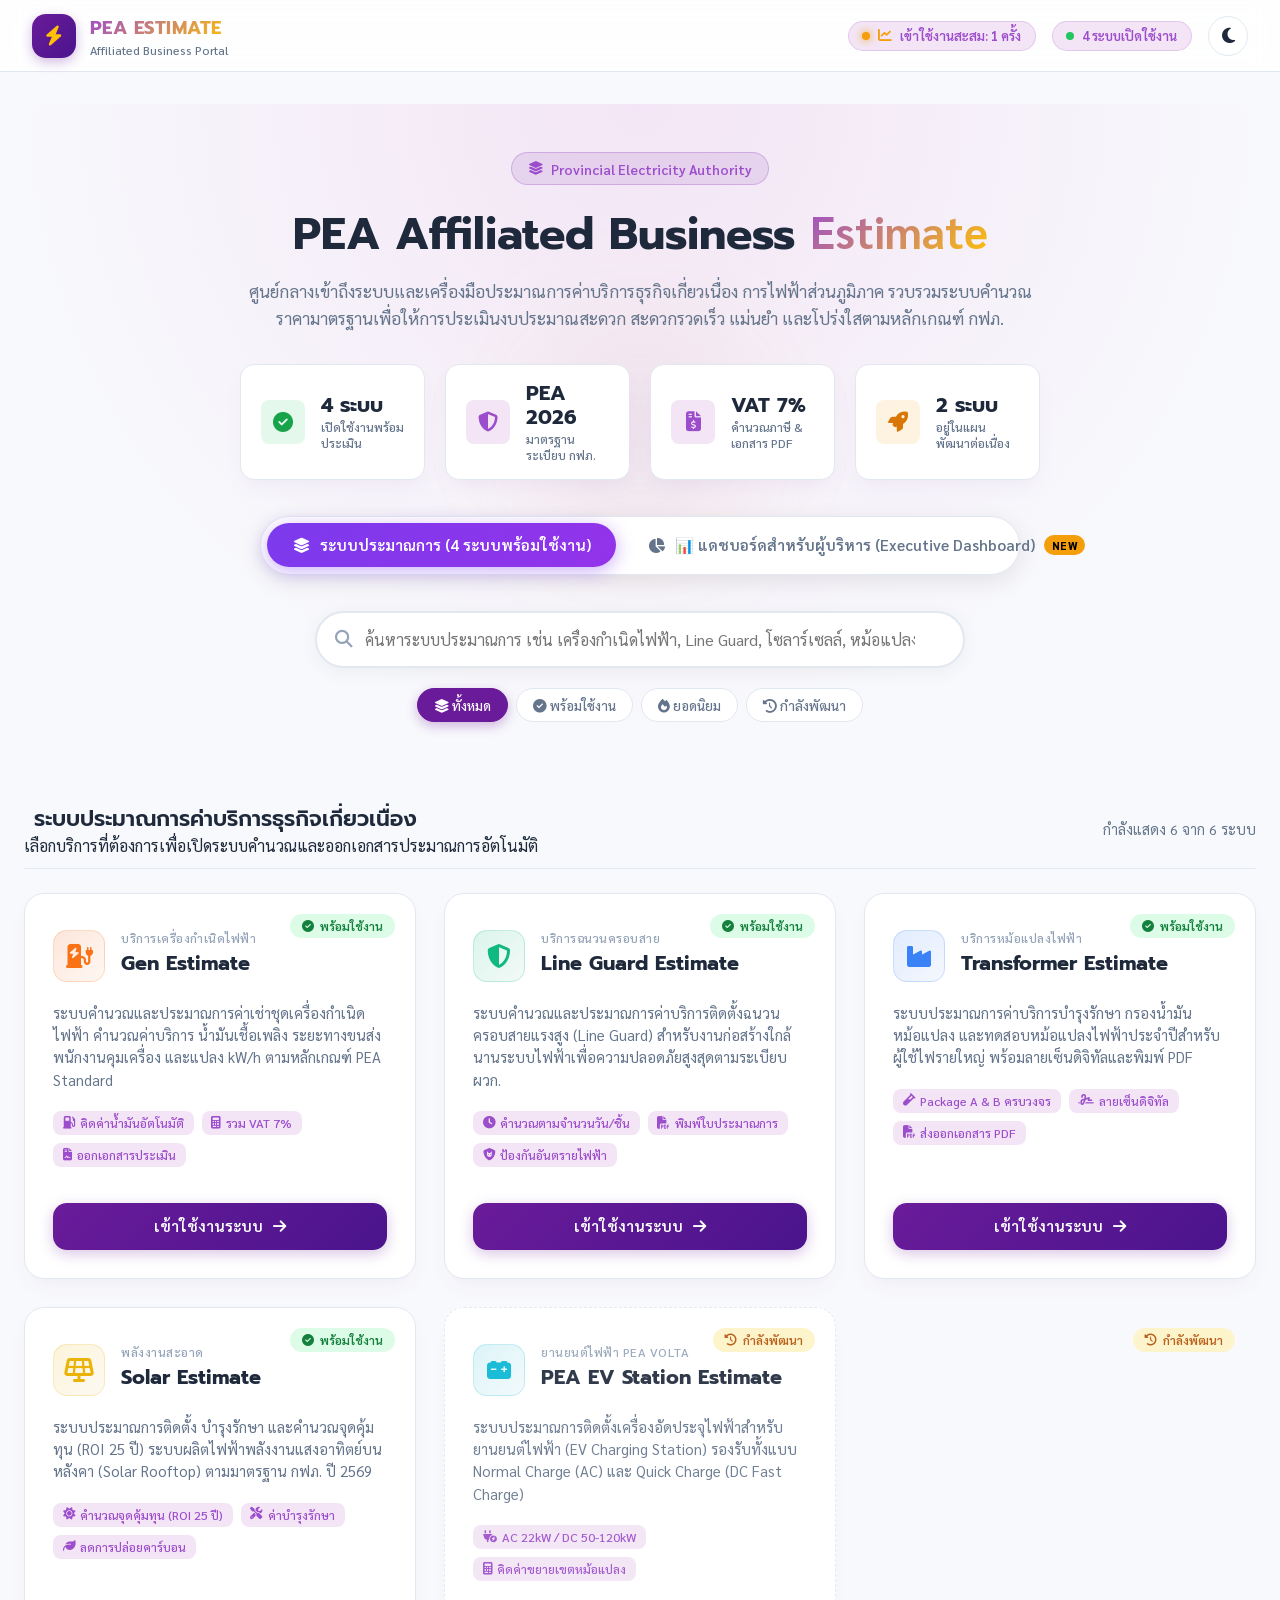
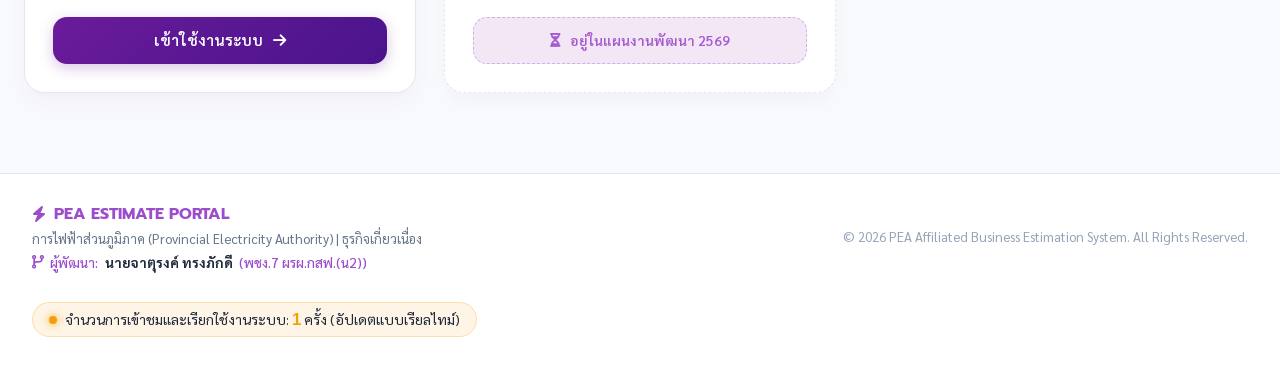
<file: index.html>
<!DOCTYPE html>
<html lang="th" data-theme="dark">
<head>
    <meta charset="UTF-8">
    <meta name="viewport" content="width=device-width, initial-scale=1.0">
    <title>PEA Affiliated Business Estimate | ศูนย์รวมระบบประมาณการ การไฟฟ้าส่วนภูมิภาค</title>
    <meta name="description" content="ศูนย์รวมเครื่องมือประมาณการค่าบริการธุรกิจเกี่ยวเนื่อง การไฟฟ้าส่วนภูมิภาค (PEA Affiliated Business Estimation Portal) ประเมินราคามาตรฐาน แม่นยำ รวดเร็ว">
    
    <!-- Cache Buster Meta Tags -->
    <meta http-equiv="Cache-Control" content="no-cache, no-store, must-revalidate">
    <meta http-equiv="Pragma" content="no-cache">
    <meta http-equiv="Expires" content="0">
    
    <!-- Favicon & PWA Icons -->
    <link rel="icon" type="image/png" sizes="180x180" href="apple-touch-icon.png">
    <link rel="icon" type="image/png" sizes="32x32" href="apple-touch-icon.png">
    <link rel="icon" type="image/png" sizes="16x16" href="apple-touch-icon.png">
    <link rel="apple-touch-icon" sizes="180x180" href="apple-touch-icon.png">
    <link rel="manifest" href="manifest.json">
    
    <!-- Mobile & PWA Meta Tags -->
    <meta name="mobile-web-app-capable" content="yes">
    <meta name="apple-mobile-web-app-capable" content="yes">
    <meta name="apple-mobile-web-app-status-bar-style" content="black-translucent">
    <meta name="apple-mobile-web-app-title" content="PEA ESTIMATE">
    <meta name="theme-color" content="#7c3aed">
    
    <!-- Google Fonts -->
    <link rel="preconnect" href="https://fonts.googleapis.com">
    <link rel="preconnect" href="https://fonts.gstatic.com" crossorigin>
    <link href="https://fonts.googleapis.com/css2?family=Sarabun:wght@300;400;500;600;700&family=Prompt:wght@400;500;600;700&display=swap" rel="stylesheet">
    
    <!-- FontAwesome Icons -->
    <link rel="stylesheet" href="https://cdnjs.cloudflare.com/ajax/libs/font-awesome/6.4.0/css/all.min.css">
    
    <!-- Custom CSS -->
    <link rel="stylesheet" href="css/style.css">
</head>
<body>
    <!-- Navigation Bar -->
    <nav class="navbar">
        <div class="nav-container">
            <div class="nav-brand">
                <div class="pea-logo-badge">
                    <i class="fa-solid fa-bolt brand-icon"></i>
                </div>
                <div class="brand-text">
                    <span class="brand-title">PEA ESTIMATE</span>
                    <span class="brand-sub">Affiliated Business Portal</span>
                </div>
            </div>
            
            <div class="nav-actions">
                <div class="stats-badge live-counter-badge" title="จำนวนครั้งที่มีการเข้าชมและใช้งานระบบทั้งหมด (อัปเดตแบบเรียลไทม์)">
                    <span class="pulse-dot live-amber"></span>
                    <i class="fa-solid fa-chart-line" style="color: #f59e0b; font-size: 0.85rem;"></i>
                    <span>เข้าใช้งานสะสม: <strong id="nav-visitor-count">0</strong> ครั้ง</span>
                </div>
                <div class="stats-badge">
                    <span class="pulse-dot"></span>
                    <span id="active-systems-count">4 ระบบเปิดใช้งาน</span>
                </div>
                <button id="theme-toggle-btn" class="theme-toggle" aria-label="Toggle dark/light mode">
                    <i class="fa-solid fa-moon dark-icon"></i>
                    <i class="fa-solid fa-sun light-icon"></i>
                </button>
            </div>
        </div>
    </nav>

    <!-- Main Container -->
    <main class="main-wrapper">
        <!-- Hero Section -->
        <section class="hero-section">
            <div class="hero-background-glow"></div>
            <div class="hero-content">
                <div class="pea-pill-badge">
                    <i class="fa-solid fa-layer-group"></i> Provincial Electricity Authority
                </div>
                <h1 class="hero-title">PEA Affiliated Business <span class="gradient-text">Estimate</span></h1>
                <p class="hero-subtitle">
                    ศูนย์กลางเข้าถึงระบบและเครื่องมือประมาณการค่าบริการธุรกิจเกี่ยวเนื่อง การไฟฟ้าส่วนภูมิภาค 
                    รวบรวมระบบคำนวณราคามาตรฐานเพื่อให้การประเมินงบประมาณสะดวก สะดวกรวดเร็ว แม่นยำ และโปร่งใสตามหลักเกณฑ์ กฟภ.
                </p>
                
                <!-- Executive KPI Bar (Executive Dashboard Summary) -->
                <div class="executive-kpi-bar">
                    <div class="kpi-card">
                        <div class="kpi-icon-wrap active-pulse"><i class="fa-solid fa-circle-check"></i></div>
                        <div class="kpi-info">
                            <span class="kpi-value" id="kpi-active-count">4 ระบบ</span>
                            <span class="kpi-label">เปิดใช้งานพร้อมประเมิน</span>
                        </div>
                    </div>
                    <div class="kpi-card">
                        <div class="kpi-icon-wrap"><i class="fa-solid fa-shield-halved"></i></div>
                        <div class="kpi-info">
                            <span class="kpi-value">PEA 2026</span>
                            <span class="kpi-label">มาตรฐานระเบียบ กฟภ.</span>
                        </div>
                    </div>
                    <div class="kpi-card">
                        <div class="kpi-icon-wrap"><i class="fa-solid fa-file-invoice-dollar"></i></div>
                        <div class="kpi-info">
                            <span class="kpi-value">VAT 7%</span>
                            <span class="kpi-label">คำนวณภาษี & เอกสาร PDF</span>
                        </div>
                    </div>
                    <div class="kpi-card">
                        <div class="kpi-icon-wrap upcoming-pulse"><i class="fa-solid fa-rocket"></i></div>
                        <div class="kpi-info">
                            <span class="kpi-value" id="kpi-upcoming-count">2 ระบบ</span>
                            <span class="kpi-label">อยู่ในแผนพัฒนาต่อเนื่อง</span>
                        </div>
                    </div>
                </div>

                <!-- Portal Mode Switcher (Clean Independent Segment Control) -->
                <div class="portal-mode-switch-wrapper">
                    <div class="portal-mode-pill">
                        <button id="btnViewSystems" class="portal-mode-btn active" data-mode="systems">
                            <i class="fa-solid fa-layer-group"></i>
                            <span>ระบบประมาณการ (4 ระบบพร้อมใช้งาน)</span>
                        </button>
                        <button id="btnViewExecutive" class="portal-mode-btn" data-mode="executive">
                            <i class="fa-solid fa-chart-pie"></i>
                            <span>📊 แดชบอร์ดสำหรับผู้บริหาร (Executive Dashboard)</span>
                            <span class="badge-new-pill">NEW</span>
                        </button>
                    </div>
                </div>
                
                <div id="systems-view-container">
                    <!-- Search & Filter Controls -->
                    <div class="search-box-container">
                        <div class="search-input-wrapper">
                            <i class="fa-solid fa-magnifying-glass search-icon"></i>
                            <input type="text" id="search-input" placeholder="ค้นหาระบบประมาณการ เช่น เครื่องกำเนิดไฟฟ้า, Line Guard, โซลาร์เซลล์, หม้อแปลง..." autocomplete="off">
                            <button id="clear-search" class="clear-btn hidden" aria-label="Clear Search"><i class="fa-solid fa-xmark"></i></button>
                        </div>
                        <div class="category-filters" id="category-filters">
                            <button class="filter-chip active" data-category="all"><i class="fa-solid fa-layer-group"></i> ทั้งหมด</button>
                            <button class="filter-chip" data-category="active"><i class="fa-solid fa-circle-check"></i> พร้อมใช้งาน</button>
                            <button class="filter-chip" data-category="popular"><i class="fa-solid fa-fire"></i> ยอดนิยม</button>
                            <button class="filter-chip" data-category="upcoming"><i class="fa-solid fa-clock-rotate-left"></i> กำลังพัฒนา</button>
                        </div>
                    </div>
                </div>
            </div>
        </section>

        <!-- System Cards Grid -->
        <section class="systems-section">
            <div class="section-header">
                <div class="header-title-wrap">
                    <h2 class="section-title"><i class="fa-solid fa-grid-2"></i> ระบบประมาณการค่าบริการธุรกิจเกี่ยวเนื่อง</h2>
                    <p class="section-subtitle">เลือกบริการที่ต้องการเพื่อเปิดระบบคำนวณและออกเอกสารประมาณการอัตโนมัติ</p>
                </div>
                <span class="results-count" id="results-count">กำลังแสดง 6 จาก 6 ระบบ</span>
            </div>

            <div class="systems-grid" id="systems-grid">
                <!-- Card 1: Gen Estimate -->
                <div class="system-card" data-category="active popular" data-name="gen estimate เครื่องกำเนิดไฟฟ้า เช่า generator ไฟฟ้าสำรอง kwh">
                    <div class="card-badge active"><i class="fa-solid fa-circle-check"></i> พร้อมใช้งาน</div>
                    <div class="card-header">
                        <div class="card-icon generator-icon">
                            <i class="fa-solid fa-charging-station"></i>
                        </div>
                        <div class="card-meta">
                            <span class="card-category">บริการเครื่องกำเนิดไฟฟ้า</span>
                            <h3 class="card-title">Gen Estimate</h3>
                        </div>
                    </div>
                    <p class="card-description">
                        ระบบคำนวณและประมาณการค่าเช่าชุดเครื่องกำเนิดไฟฟ้า คำนวณค่าบริการ น้ำมันเชื้อเพลิง ระยะทางขนส่ง พนักงานคุมเครื่อง และแปลง kW/h ตามหลักเกณฑ์ PEA Standard
                    </p>
                    <div class="card-features">
                        <span class="feature-tag"><i class="fa-solid fa-gas-pump"></i> คิดค่าน้ำมันอัตโนมัติ</span>
                        <span class="feature-tag"><i class="fa-solid fa-calculator"></i> รวม VAT 7%</span>
                        <span class="feature-tag"><i class="fa-solid fa-file-contract"></i> ออกเอกสารประเมิน</span>
                    </div>
                    <div class="card-footer">
                        <a href="Gen Estiment/index.html" class="btn btn-primary">
                            <span>เข้าใช้งานระบบ</span>
                            <i class="fa-solid fa-arrow-right"></i>
                        </a>
                    </div>
                </div>

                <!-- Card 2: Line Guard Estimate -->
                <div class="system-card" data-category="active popular" data-name="line guard estimate ครอบสาย ฉนวนครอบสายแรงสูง ป้องกันอันตราย">
                    <div class="card-badge active"><i class="fa-solid fa-circle-check"></i> พร้อมใช้งาน</div>
                    <div class="card-header">
                        <div class="card-icon lineguard-icon">
                            <i class="fa-solid fa-shield-halved"></i>
                        </div>
                        <div class="card-meta">
                            <span class="card-category">บริการฉนวนครอบสาย</span>
                            <h3 class="card-title">Line Guard Estimate</h3>
                        </div>
                    </div>
                    <p class="card-description">
                        ระบบคำนวณและประมาณการค่าบริการติดตั้งฉนวนครอบสายแรงสูง (Line Guard) สำหรับงานก่อสร้างใกล้นานระบบไฟฟ้าเพื่อความปลอดภัยสูงสุดตามระเบียบ ผวก.
                    </p>
                    <div class="card-features">
                        <span class="feature-tag"><i class="fa-solid fa-clock"></i> คำนวณตามจำนวนวัน/ชิ้น</span>
                        <span class="feature-tag"><i class="fa-solid fa-file-pdf"></i> พิมพ์ใบประมาณการ</span>
                        <span class="feature-tag"><i class="fa-solid fa-shield-cat"></i> ป้องกันอันตรายไฟฟ้า</span>
                    </div>
                    <div class="card-footer">
                        <a href="Line Guard Estiment/index.html" class="btn btn-primary">
                            <span>เข้าใช้งานระบบ</span>
                            <i class="fa-solid fa-arrow-right"></i>
                        </a>
                    </div>
                </div>

                <!-- Card 3: Transformer Maintenance -->
                <div class="system-card" data-category="active popular" data-name="transformer estimate บำรุงรักษาหม้อแปลง ตรวจสอบหม้อแปลงไฟฟ้า กรองน้ำมัน">
                    <div class="card-badge active"><i class="fa-solid fa-circle-check"></i> พร้อมใช้งาน</div>
                    <div class="card-header">
                        <div class="card-icon transformer-icon">
                            <i class="fa-solid fa-industry"></i>
                        </div>
                        <div class="card-meta">
                            <span class="card-category">บริการหม้อแปลงไฟฟ้า</span>
                            <h3 class="card-title">Transformer Estimate</h3>
                        </div>
                    </div>
                    <p class="card-description">
                        ระบบประมาณการค่าบริการบำรุงรักษา กรองน้ำมันหม้อแปลง และทดสอบหม้อแปลงไฟฟ้าประจำปีสำหรับผู้ใช้ไฟรายใหญ่ พร้อมลายเซ็นดิจิทัลและพิมพ์ PDF
                    </p>
                    <div class="card-features">
                        <span class="feature-tag"><i class="fa-solid fa-vial"></i> Package A & B ครบวงจร</span>
                        <span class="feature-tag"><i class="fa-solid fa-signature"></i> ลายเซ็นดิจิทัล</span>
                        <span class="feature-tag"><i class="fa-solid fa-file-pdf"></i> ส่งออกเอกสาร PDF</span>
                    </div>
                    <div class="card-footer">
                        <a href="Tranformer Estimate/index.html" class="btn btn-primary">
                            <span>เข้าใช้งานระบบ</span>
                            <i class="fa-solid fa-arrow-right"></i>
                        </a>
                    </div>
                </div>

                <!-- Card 4: Solar Rooftop Estimate -->
                <div class="system-card" data-category="active popular" data-name="solar rooftop estimate โซลาร์เซลล์ ประเมินราคาติดตั้ง จุดคุ้มทุน ล้างแผง roi">
                    <div class="card-badge active"><i class="fa-solid fa-circle-check"></i> พร้อมใช้งาน</div>
                    <div class="card-header">
                        <div class="card-icon solar-icon">
                            <i class="fa-solid fa-solar-panel"></i>
                        </div>
                        <div class="card-meta">
                            <span class="card-category">พลังงานสะอาด</span>
                            <h3 class="card-title">Solar Estimate</h3>
                        </div>
                    </div>
                    <p class="card-description">
                        ระบบประมาณการติดตั้ง บำรุงรักษา และคำนวณจุดคุ้มทุน (ROI 25 ปี) ระบบผลิตไฟฟ้าพลังงานแสงอาทิตย์บนหลังคา (Solar Rooftop) ตามมาตรฐาน กฟภ. ปี 2569
                    </p>
                    <div class="card-features">
                        <span class="feature-tag"><i class="fa-solid fa-sun"></i> คำนวณจุดคุ้มทุน (ROI 25 ปี)</span>
                        <span class="feature-tag"><i class="fa-solid fa-screwdriver-wrench"></i> ค่าบำรุงรักษา</span>
                        <span class="feature-tag"><i class="fa-solid fa-leaf"></i> ลดการปล่อยคาร์บอน</span>
                    </div>
                    <div class="card-footer">
                        <a href="Solar Estimate/index.html" class="btn btn-primary">
                            <span>เข้าใช้งานระบบ</span>
                            <i class="fa-solid fa-arrow-right"></i>
                        </a>
                    </div>
                </div>

                <!-- Card 5: EV Charging Station (Upcoming) -->
                <div class="system-card upcoming-card" data-category="upcoming" data-name="ev charger volta ยานยนต์ไฟฟ้า สถานีชาร์จ รถยนต์ไฟฟ้า">
                    <div class="card-badge upcoming"><i class="fa-solid fa-clock-rotate-left"></i> กำลังพัฒนา</div>
                    <div class="card-header">
                        <div class="card-icon ev-icon">
                            <i class="fa-solid fa-car-battery"></i>
                        </div>
                        <div class="card-meta">
                            <span class="card-category">ยานยนต์ไฟฟ้า PEA VOLTA</span>
                            <h3 class="card-title">PEA EV Station Estimate</h3>
                        </div>
                    </div>
                    <p class="card-description">
                        ระบบประมาณการติดตั้งเครื่องอัดประจุไฟฟ้าสำหรับยานยนต์ไฟฟ้า (EV Charging Station) รองรับทั้งแบบ Normal Charge (AC) และ Quick Charge (DC Fast Charge)
                    </p>
                    <div class="card-features">
                        <span class="feature-tag"><i class="fa-solid fa-plug-circle-bolt"></i> AC 22kW / DC 50-120kW</span>
                        <span class="feature-tag"><i class="fa-solid fa-calculator"></i> คิดค่าขยายเขตหม้อแปลง</span>
                    </div>
                    <div class="card-footer">
                        <button class="btn btn-secondary upcoming-btn" disabled>
                            <i class="fa-solid fa-hourglass-half"></i>
                            <span>อยู่ในแผนงานพัฒนา 2569</span>
                        </button>
                    </div>
                </div>

                <!-- Card 6: Energy Audit & Efficiency AI (Upcoming) -->
                <div class="system-card upcoming-card" data-category="upcoming" data-name="energy audit ประสิทธิภาพพลังงาน ตรวจวัดพลังงาน ประหยัดไฟ ai">
                    <div class="card-badge upcoming"><i class="fa-solid fa-clock-rotate-left"></i> กำลังพัฒนา</div>
                    <div class="card-header">
                        <div class="card-icon audit-icon">
                            <i class="fa-solid fa-chart-pie"></i>
                        </div>
                        <div class="card-meta">
                            <span class="card-category">การจัดการพลังงาน</span>
                            <h3 class="card-title">PEA Energy Audit AI</h3>
                        </div>
                    </div>
                    <p class="card-description">
                        ระบบประเมินค่าบริการตรวจวัดและวิเคราะห์ประสิทธิภาพการใช้พลังงานในโรงงานอุตสาหกรรมและอาคารควบคุม พร้อมระบบ AI แนะนำมาตรการประหยัดพลังงาน
                    </p>
                    <div class="card-features">
                        <span class="feature-tag"><i class="fa-solid fa-microchip"></i> ตรวจวัด Heat & Power Factor</span>
                        <span class="feature-tag"><i class="fa-solid fa-wand-magic-sparkles"></i> AI คำนวณคืนทุน</span>
                    </div>
                    <div class="card-footer">
                        <button class="btn btn-secondary upcoming-btn" disabled>
                            <i class="fa-solid fa-hourglass-half"></i>
                            <span>อยู่ในแผนงานพัฒนา 2569</span>
                        </button>
                    </div>
                </div>
            </div>

            <!-- No Results Message -->
            <div id="no-results" class="no-results hidden">
                <i class="fa-solid fa-box-open empty-icon"></i>
                <h3>ไม่พบระบบประมาณการที่คุณค้นหา</h3>
                <p>ลองค้นหาด้วยคำอื่น เช่น "เครื่องกำเนิดไฟฟ้า", "Line Guard", "Solar", "EV" หรือรีเซ็ตการกรอง</p>
            </div>
        </section>

        <!-- ================================================================= -->
        <!-- EXECUTIVE DASHBOARD VIEW                                          -->
        <!-- ================================================================= -->
        <section id="executive-dashboard-section" class="executive-dashboard-section hidden">
            <!-- Executive Header -->
            <div class="exec-header-banner">
                <div class="exec-title-group">
                    <div class="exec-badge"><i class="fa-solid fa-chart-line"></i> PEA Executive Intelligence</div>
                    <h2 class="exec-title">แดชบอร์ดสรุปภาพรวมผู้บริหาร <span class="gradient-text">Executive Dashboard</span></h2>
                    <p class="exec-subtitle">วิเคราะห์ข้อมูลเชิงบริหาร สรุปสถิติการประมาณการ ศักยภาพการให้บริการ และแนวโน้มความต้องการ 4 ธุรกิจเกี่ยวเนื่อง กฟภ.</p>
                </div>
                <div class="exec-actions-group">
                    <span class="exec-period-tag"><i class="fa-solid fa-calendar-check"></i> ข้อมูลปีงบประมาณ 2569</span>
                    <button id="printExecSummaryBtn" class="exec-btn-print" title="พิมพ์รายงานสรุปผู้บริหาร"><i class="fa-solid fa-print"></i> พิมพ์รายงานสรุป</button>
                </div>
            </div>

            <!-- Top Executive KPI 4-Cards Grid -->
            <div class="exec-kpi-grid">
                <div class="exec-metric-card">
                    <div class="exec-card-top">
                        <span class="exec-metric-label">มูลค่าประมาณการสะสมรวม</span>
                        <div class="exec-icon-box gold"><i class="fa-solid fa-coins"></i></div>
                    </div>
                    <div class="exec-metric-val" id="exec-total-value">0.00 <span class="exec-unit">บาท</span></div>
                    <div class="exec-trend" id="exec-trend-value">
                        <i class="fa-solid fa-circle-notch"></i> รอการเริ่มบันทึกจากระบบคำนวณ
                    </div>
                </div>

                <div class="exec-metric-card">
                    <div class="exec-card-top">
                        <span class="exec-metric-label">จำนวนใบประมาณการที่ออก</span>
                        <div class="exec-icon-box purple"><i class="fa-solid fa-file-invoice-dollar"></i></div>
                    </div>
                    <div class="exec-metric-val" id="exec-total-docs">0 <span class="exec-unit">ฉบับ</span></div>
                    <div class="exec-trend" id="exec-trend-docs">
                        <i class="fa-solid fa-circle-notch"></i> รอการออกเอกสารใบแรก
                    </div>
                </div>

                <div class="exec-metric-card">
                    <div class="exec-card-top">
                        <span class="exec-metric-label">ระบบที่มีความต้องการสูงสุด</span>
                        <div class="exec-icon-box cyan"><i class="fa-solid fa-solar-panel" id="exec-top-icon"></i></div>
                    </div>
                    <div class="exec-metric-val" id="exec-top-system">-</div>
                    <div class="exec-trend" id="exec-trend-system">
                        <i class="fa-solid fa-chart-pie"></i> รอข้อมูลการใช้งานจริง
                    </div>
                </div>

                <div class="exec-metric-card">
                    <div class="exec-card-top">
                        <span class="exec-metric-label">ลดระยะเวลาทำเอกสาร</span>
                        <div class="exec-icon-box emerald"><i class="fa-solid fa-clock-rotate-left"></i></div>
                    </div>
                    <div class="exec-metric-val" id="exec-time-saved">0 <span class="exec-unit">นาที</span></div>
                    <div class="exec-trend" id="exec-trend-time">
                        <i class="fa-solid fa-check-double"></i> ประหยัดเฉลี่ย ~26.5 นาที/เคส
                    </div>
                </div>
            </div>

            <!-- 4 Affiliated Businesses Executive Matrix -->
            <div class="exec-matrix-container">
                <div class="matrix-header">
                    <h3><i class="fa-solid fa-network-wired"></i> สรุปศักยภาพและการดำเนินงาน 4 ธุรกิจเกี่ยวเนื่อง</h3>
                    <span class="matrix-sub">ข้อมูลเปรียบเทียบมาตรฐานอัตราค่าบริการ และกลุ่มเป้าหมายผู้ขอใช้บริการ</span>
                </div>

                <div class="exec-matrix-grid">
                    <!-- Business 1: Solar Rooftop -->
                    <div class="business-analytic-card">
                        <div class="biz-card-head">
                            <div class="biz-icon solar"><i class="fa-solid fa-solar-panel"></i></div>
                            <div class="biz-info">
                                <h4>1. ระบบผลิตไฟฟ้าโซลาร์รูฟท็อป (Solar Rooftop)</h4>
                                <span class="biz-cat">พลังงานสะอาด & การลดค่าใช้จ่าย</span>
                            </div>
                            <span class="biz-growth-badge">ความต้องการสูง</span>
                        </div>
                        <div class="biz-stats-list">
                            <div class="biz-stat-row active-count-row">
                                <span>คำขอประมาณการจริง:</span>
                                <strong id="biz-stat-solar-docs">0 ฉบับ (0.00 บาท)</strong>
                            </div>
                            <div class="biz-stat-row">
                                <span>ช่วงมูลค่าประมาณการ:</span>
                                <strong>118,500 - 754,571 บาท</strong>
                            </div>
                            <div class="biz-stat-row">
                                <span>ขนาดการติดตั้งยอดนิยม:</span>
                                <strong>5 kW - 10 kW (บ้านพักอาศัย/ธุรกิจ)</strong>
                            </div>
                            <div class="biz-stat-row">
                                <span>ระยะเวลาคืนทุนเฉลี่ย:</span>
                                <strong class="text-gold">4.8 - 5.5 ปี</strong>
                            </div>
                            <div class="biz-stat-row">
                                <span>บริการต่อเนื่อง:</span>
                                <strong>ล้างแผง & ตรวจเช็ก 10 ข้อ (Green Power)</strong>
                            </div>
                        </div>
                        <a href="Solar Estimate/index.html" class="biz-quick-link">เปิดระบบ Solar Estimate <i class="fa-solid fa-arrow-right"></i></a>
                    </div>

                    <!-- Business 2: Transformer Maintenance -->
                    <div class="business-analytic-card">
                        <div class="biz-card-head">
                            <div class="biz-icon transformer"><i class="fa-solid fa-industry"></i></div>
                            <div class="biz-info">
                                <h4>2. บำรุงรักษาหม้อแปลงไฟฟ้า (Transformer)</h4>
                                <span class="biz-cat">ความมั่นคงระบบไฟฟ้า & ความปลอดภัย</span>
                            </div>
                            <span class="biz-growth-badge steady">สม่ำเสมอตลอดปี</span>
                        </div>
                        <div class="biz-stats-list">
                            <div class="biz-stat-row active-count-row">
                                <span>คำขอประมาณการจริง:</span>
                                <strong id="biz-stat-transformer-docs">0 ฉบับ (0.00 บาท)</strong>
                            </div>
                            <div class="biz-stat-row">
                                <span>ช่วงมูลค่าประมาณการ:</span>
                                <strong>3,000 - 65,000 บาท</strong>
                            </div>
                            <div class="biz-stat-row">
                                <span>แพ็กเกจหลัก:</span>
                                <strong>Package A (8 รายการ) & B (11 รายการ)</strong>
                            </div>
                            <div class="biz-stat-row">
                                <span>ตรวจวิเคราะห์น้ำมัน:</span>
                                <strong>Dielectric (1,500 บ.) / DGA (4,000 บ.)</strong>
                            </div>
                            <div class="biz-stat-row">
                                <span>กลุ่มเป้าหมาย:</span>
                                <strong>โรงงาน, สถานพยาบาล, อาคารสูง</strong>
                            </div>
                        </div>
                        <a href="Tranformer Estimate/index.html" class="biz-quick-link">เปิดระบบ Transformer Estimate <i class="fa-solid fa-arrow-right"></i></a>
                    </div>

                    <!-- Business 3: Generator Rental -->
                    <div class="business-analytic-card">
                        <div class="biz-card-head">
                            <div class="biz-icon generator"><i class="fa-solid fa-charging-station"></i></div>
                            <div class="biz-info">
                                <h4>3. บริการเครื่องกำเนิดไฟฟ้า (Generator)</h4>
                                <span class="biz-cat">ไฟฟ้าสำรองฉุกเฉิน & แหล่งจ่ายเคลื่อนที่</span>
                            </div>
                            <span class="biz-growth-badge steady">เสถียรภาพสูง</span>
                        </div>
                        <div class="biz-stats-list">
                            <div class="biz-stat-row active-count-row">
                                <span>คำขอประมาณการจริง:</span>
                                <strong id="biz-stat-generator-docs">0 ฉบับ (0.00 บาท)</strong>
                            </div>
                            <div class="biz-stat-row">
                                <span>ช่วงมูลค่าประมาณการ:</span>
                                <strong>ตามขนาด kVA และระยะเวลาเช่า</strong>
                            </div>
                            <div class="biz-stat-row">
                                <span>ขนาดเครื่องพร้อมบริการ:</span>
                                <strong>100 kVA - 1,000 kVA</strong>
                            </div>
                            <div class="biz-stat-row">
                                <span>โครงสร้างราคา:</span>
                                <strong>ค่าเช่า + ค่าขนส่งตามระยะทาง + น้ำมัน</strong>
                            </div>
                            <div class="biz-stat-row">
                                <span>กลุ่มเป้าหมาย:</span>
                                <strong>งานกิจกรรม, โรงงานดับไฟบำรุงรักษา</strong>
                            </div>
                        </div>
                        <a href="Gen Estiment/index.html" class="biz-quick-link">เปิดระบบ Gen Estimate <i class="fa-solid fa-arrow-right"></i></a>
                    </div>

                    <!-- Business 4: Line Guard Insulation -->
                    <div class="business-analytic-card">
                        <div class="biz-card-head">
                            <div class="biz-icon lineguard"><i class="fa-solid fa-shield-halved"></i></div>
                            <div class="biz-info">
                                <h4>4. บริการฉนวนครอบสายแรงสูง (Line Guard)</h4>
                                <span class="biz-cat">ป้องกันอุบัติเหตุ & งานก่อสร้างใกล้แนวสาย</span>
                            </div>
                            <span class="biz-growth-badge high">ขยายตัวต่อเนื่อง</span>
                        </div>
                        <div class="biz-stats-list">
                            <div class="biz-stat-row active-count-row">
                                <span>คำขอประมาณการจริง:</span>
                                <strong id="biz-stat-lineguard-docs">0 ฉบับ (0.00 บาท)</strong>
                            </div>
                            <div class="biz-stat-row">
                                <span>ช่วงมูลค่าประมาณการ:</span>
                                <strong>ตามจำนวนจุดและระยะเวลาติดตั้ง</strong>
                            </div>
                            <div class="biz-stat-row">
                                <span>พิกัดแรงดันไฟฟ้า:</span>
                                <strong>22 kV / 33 kV ป้องกันไฟฟ้ารั่ว</strong>
                            </div>
                            <div class="biz-stat-row">
                                <span>มาตรฐานความปลอดภัย:</span>
                                <strong class="text-emerald">ความปลอดภัย 100%</strong>
                            </div>
                            <div class="biz-stat-row">
                                <span>กลุ่มเป้าหมาย:</span>
                                <strong>โครงการก่อสร้าง, ติดตั้งป้าย, ซ่อมแซมตึก</strong>
                            </div>
                        </div>
                        <a href="Line Guard Estiment/index.html" class="biz-quick-link">เปิดระบบ Line Guard Estimate <i class="fa-solid fa-arrow-right"></i></a>
                    </div>
                </div>
            </div>
        </section>
    </main>

    <!-- Footer -->
    <footer class="footer">
        <div class="footer-container">
            <div class="footer-info">
                <div class="footer-brand">
                    <i class="fa-solid fa-bolt"></i> PEA ESTIMATE PORTAL
                </div>
                <p>การไฟฟ้าส่วนภูมิภาค (Provincial Electricity Authority) | ธุรกิจเกี่ยวเนื่อง</p>
                <div class="developer-info">
                    <i class="fa-solid fa-code-branch"></i> ผู้พัฒนา: <strong>นายจาตุรงค์ ทรงภักดี</strong> (พชง.7 ผรผ.กสฟ.(น2))
                </div>
            </div>
            <div class="footer-copyright">
                &copy; 2026 PEA Affiliated Business Estimation System. All Rights Reserved.
            </div>
            <!-- Visitor Counter -->
            <div class="visitor-counter live-footer-counter">
                <span class="pulse-dot live-amber"></span>
                <span>จำนวนการเข้าชมและเรียกใช้งานระบบ: <strong id="visitor-count">0</strong> ครั้ง (อัปเดตแบบเรียลไทม์)</span>
            </div>
        </div>
    </footer>

    <!-- Custom JS -->
    <script src="js/pea-tracker.js"></script>
    <script src="js/main.js"></script>
</body>
</html>
</file>
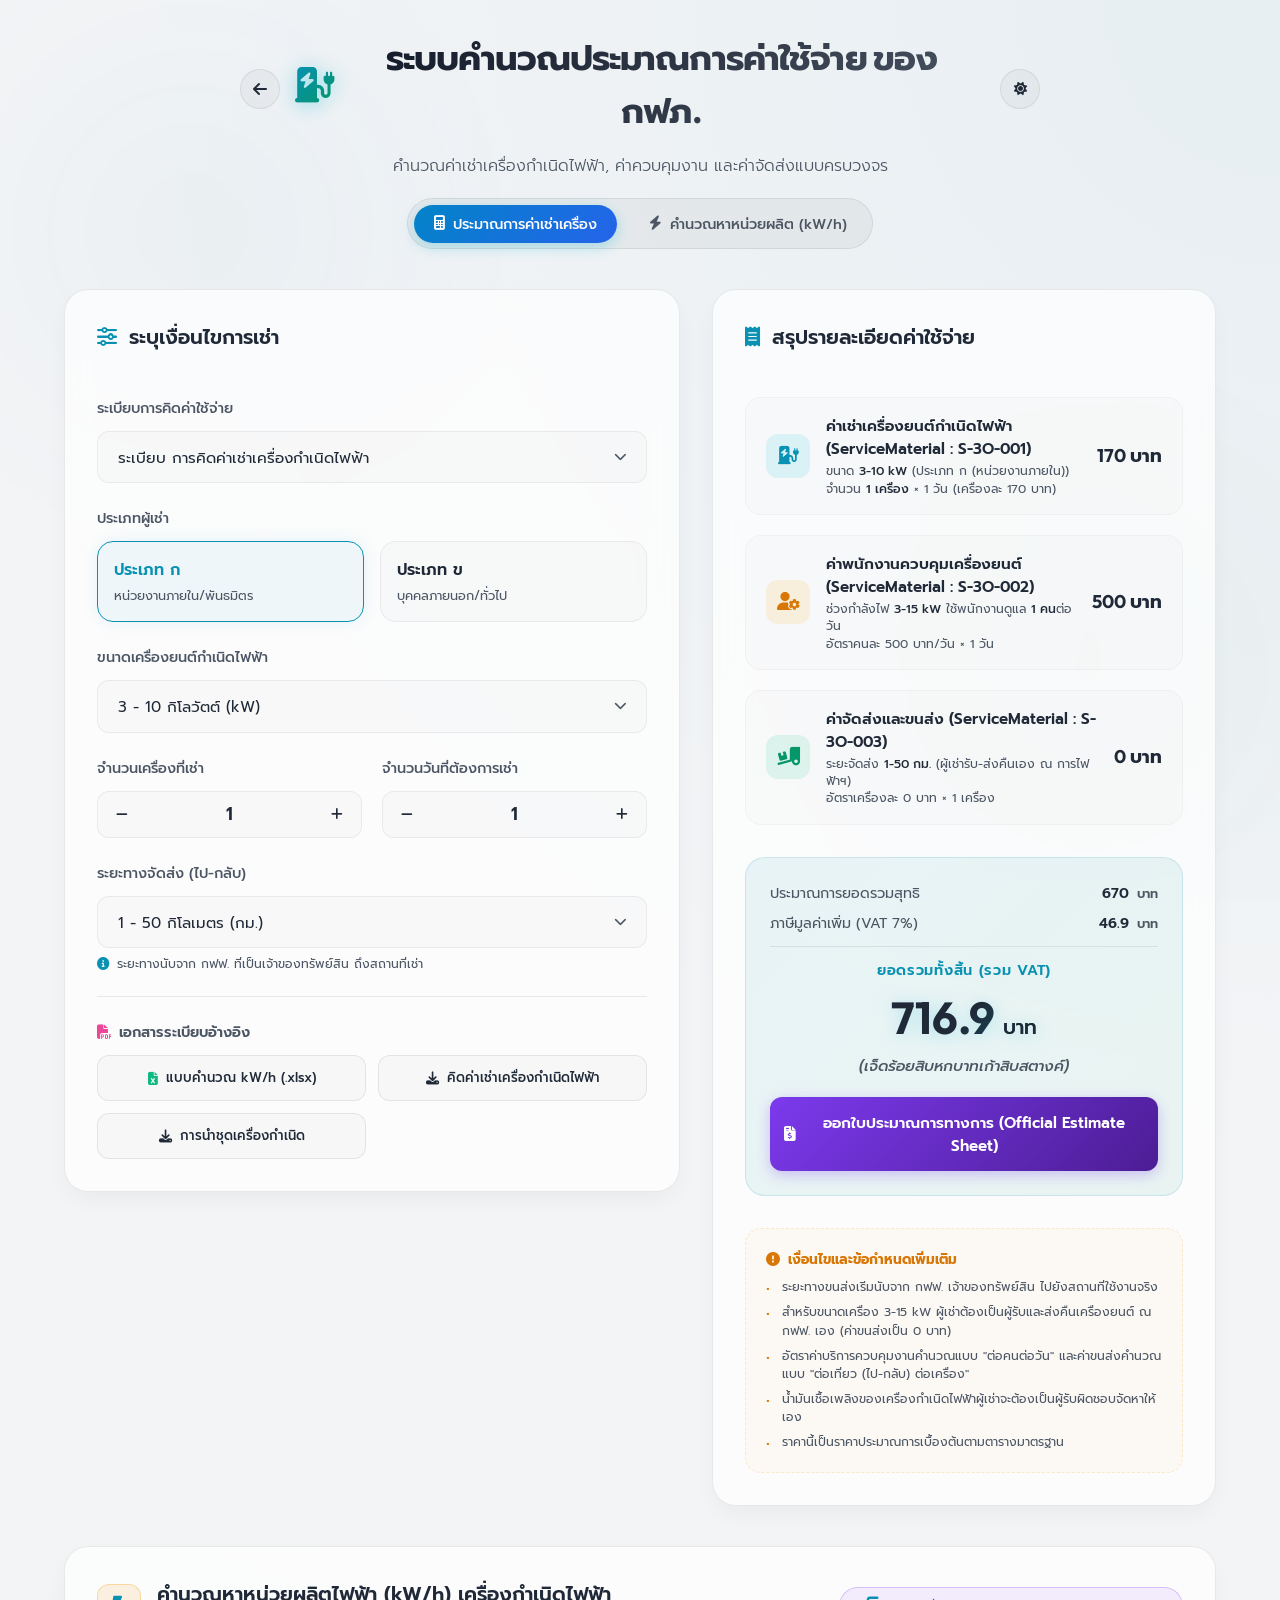
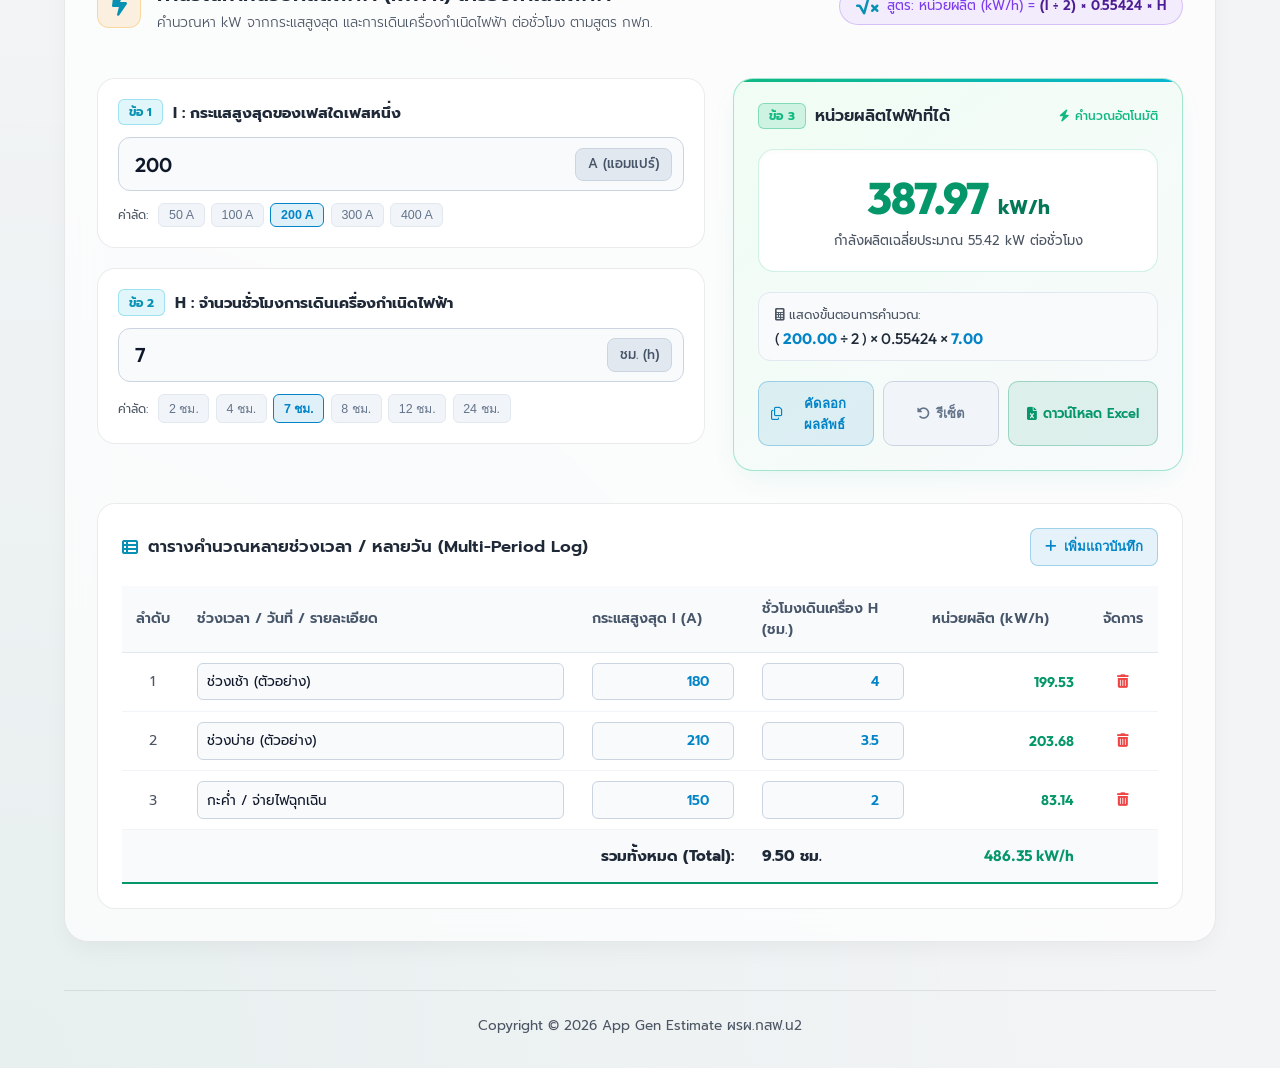
<file: Gen Estiment/index.html>
<!DOCTYPE html>
<html lang="th">

<head>
    <meta charset="UTF-8">
    <meta name="viewport" content="width=device-width, initial-scale=1.0">
    <title>ระบบคำนวณประมาณการค่าเช่าเครื่องกำเนิดไฟฟ้า | Generator Rental Cost Estimator</title>
    <!-- Favicon & PWA Icons -->
    <link rel="icon" type="image/png" sizes="180x180" href="../apple-touch-icon.png">
    <link rel="icon" type="image/png" sizes="32x32" href="../apple-touch-icon.png">
    <link rel="icon" type="image/png" sizes="16x16" href="../apple-touch-icon.png">
    <link rel="apple-touch-icon" sizes="180x180" href="../apple-touch-icon.png">
    <link rel="manifest" href="../manifest.json">
    <meta name="theme-color" content="#7c3aed">

    <!-- Google Fonts -->
    <link rel="preconnect" href="https://fonts.googleapis.com">
    <link rel="preconnect" href="https://fonts.gstatic.com" crossorigin>
    <link
        href="https://fonts.googleapis.com/css2?family=Outfit:wght@300;400;600;700&family=Prompt:wght@300;400;500;600&display=swap"
        rel="stylesheet">
    <!-- FontAwesome for Icons -->
    <link rel="stylesheet" href="https://cdnjs.cloudflare.com/ajax/libs/font-awesome/6.4.0/css/all.min.css">
    <link rel="stylesheet" href="style.css">
</head>

<body>
    <div class="glass-bg"></div>
    <div class="container">
        <!-- Header -->
        <header class="app-header">
            <div class="header-top">
                <div style="display: flex; align-items: center;">
                    <a href="../index.html" class="theme-toggle-btn" title="กลับหน้าหลัก" style="margin-right: 15px; text-decoration: none; display: flex; align-items: center; justify-content: center;">
                        <i class="fa-solid fa-arrow-left"></i>
                    </a>
                    <div class="logo">
                        <i class="fa-solid fa-charging-station lightning-icon"></i>
                        <h1>ระบบคำนวณประมาณการค่าใช้จ่าย ของ กฟภ.</h1>
                    </div>
                </div>
                <button id="theme-toggle" class="theme-toggle-btn" aria-label="Toggle Theme">
                    <i class="fa-solid fa-moon"></i>
                </button>
            </div>
            <p class="subtitle">คำนวณค่าเช่าเครื่องกำเนิดไฟฟ้า, ค่าควบคุมงาน และค่าจัดส่งแบบครบวงจร</p>
            <div class="nav-pills">
                <a href="#calculator-form" class="nav-pill active" id="pill-rental"><i class="fa-solid fa-calculator"></i> ประมาณการค่าเช่าเครื่อง</a>
                <a href="#kwh-calc-section" class="nav-pill" id="pill-kwh"><i class="fa-solid fa-bolt"></i> คำนวณหาหน่วยผลิต (kW/h)</a>
            </div>
        </header>

        <!-- Main Dashboard -->
        <div class="dashboard-grid">
            <!-- Inputs Panel -->
            <section class="panel input-panel">
                <div class="panel-header">
                    <i class="fa-solid fa-sliders"></i>
                    <h2>ระบุเงื่อนไขการเช่า</h2>
                </div>

                <form id="calculator-form" onsubmit="event.preventDefault();">
                    <!-- Regulation Type -->
                    <div class="form-group">
                        <label for="regulation_type" class="form-label">ระเบียบการคิดค่าใช้จ่าย</label>
                        <div class="select-wrapper">
                            <select id="regulation_type" name="regulation_type" required>
                                <option value="rental_reg" selected>ระเบียบ การคิดค่าเช่าเครื่องกำเนิดไฟฟ้า</option>
                                <option value="generator_set_reg">ระเบียบ การนำชุดเครื่องกำเนิดไฟฟ้า ( ข้อ 6.5 )</option>
                            </select>
                            <i class="fa-solid fa-chevron-down select-icon"></i>
                        </div>
                    </div>

                    <!-- Customer Type -->
                    <div class="form-group">
                        <label class="form-label">ประเภทผู้เช่า</label>
                        <div class="radio-group">
                            <label class="radio-card">
                                <input type="radio" name="customer_type" value="A" checked>
                                <span class="radio-custom">
                                    <span class="radio-title">ประเภท ก</span>
                                    <span class="radio-desc">หน่วยงานภายใน/พันธมิตร</span>
                                </span>
                            </label>
                            <label class="radio-card">
                                <input type="radio" name="customer_type" value="B">
                                <span class="radio-custom">
                                    <span class="radio-title">ประเภท ข</span>
                                    <span class="radio-desc">บุคคลภายนอก/ทั่วไป</span>
                                </span>
                            </label>
                        </div>
                    </div>

                    <!-- Generator Size (Grouped Select) -->
                    <div class="form-group">
                        <label for="size_range" class="form-label">ขนาดเครื่องยนต์กำเนิดไฟฟ้า</label>
                        <div class="select-wrapper">
                            <select id="size_range" name="size_range" required>
                                <optgroup label="กลุ่มแบบยกวางหรือแบบลากจูง">
                                    <option value="3-10" selected>3 - 10 กิโลวัตต์ (kW)</option>
                                    <option value="25-28">25 - 28 กิโลวัตต์ (kW)</option>
                                    <option value="56-60">56 - 60 กิโลวัตต์ (kW)</option>
                                    <option value="120-128">120 - 128 กิโลวัตต์ (kW)</option>
                                </optgroup>
                                <optgroup label="กลุ่มแบบติดตั้งบนรถยนต์">
                                    <option value="300-335">300 - 335 กิโลวัตต์ (kW)</option>
                                    <option value="500">500 กิโลวัตต์ (kW)</option>
                                    <option value=">500">มากกว่า 500 กิโลวัตต์ (kW)</option>
                                </optgroup>
                            </select>
                            <i class="fa-solid fa-chevron-down select-icon"></i>
                        </div>
                    </div>

                    <!-- Grid for Quantity and Days -->
                    <div class="form-row-2">
                        <!-- Number of machines -->
                        <div class="form-group">
                            <label class="form-label">จำนวนเครื่องที่เช่า</label>
                            <div class="number-stepper">
                                <button type="button" class="step-btn" onclick="stepInput('num_machines', -1)"><i
                                        class="fa-solid fa-minus"></i></button>
                                <input type="number" id="num_machines" name="num_machines" value="1" min="1" max="50"
                                    required>
                                <button type="button" class="step-btn" onclick="stepInput('num_machines', 1)"><i
                                        class="fa-solid fa-plus"></i></button>
                            </div>
                        </div>

                        <!-- Rental days -->
                        <div class="form-group">
                            <label class="form-label">จำนวนวันที่ต้องการเช่า</label>
                            <div class="number-stepper">
                                <button type="button" class="step-btn" onclick="stepInput('total_days', -1)"><i
                                        class="fa-solid fa-minus"></i></button>
                                <input type="number" id="total_days" name="total_days" value="1" min="1" max="365"
                                    required>
                                <button type="button" class="step-btn" onclick="stepInput('total_days', 1)"><i
                                        class="fa-solid fa-plus"></i></button>
                            </div>
                        </div>
                    </div>

                    <!-- Transport Distance -->
                    <div class="form-group">
                        <label for="distance_range" class="form-label">ระยะทางจัดส่ง (ไป-กลับ)</label>
                        <div class="select-wrapper">
                            <select id="distance_range" name="distance_range" required>
                                <option value="1-50">1 - 50 กิโลเมตร (กม.)</option>
                                <option value="51-100">51 - 100 กิโลเมตร (กม.)</option>
                                <option value="101-150">101 - 150 กิโลเมตร (กม.)</option>
                                <option value="151+">มากกว่า 151 กิโลเมตร (กม.)</option>
                            </select>
                            <i class="fa-solid fa-chevron-down select-icon"></i>
                        </div>
                        <div class="input-note">
                            <i class="fa-solid fa-circle-info"></i>
                            ระยะทางนับจาก กฟฟ. ที่เป็นเจ้าของทรัพย์สิน ถึงสถานที่เช่า
                        </div>
                    </div>
                </form>

                <!-- Download Section -->
                <div class="download-section">
                    <h3 class="download-title"><i class="fa-solid fa-file-pdf"></i> เอกสารระเบียบอ้างอิง</h3>
                    <div class="download-buttons">
                        <a href="คำนวณหา kwh จากกระแสและชั่วโมงการเดินเครื่อง.xlsx" download class="download-btn excel-btn">
                            <i class="fa-solid fa-file-excel"></i> แบบคำนวณ kW/h (.xlsx)
                        </a>
                        <a href="ระเบียบการคิดค่าเช่าเครื่องกำเนิดไฟฟ้า  (1).pdf" download class="download-btn">
                            <i class="fa-solid fa-download"></i> คิดค่าเช่าเครื่องกำเนิดไฟฟ้า
                        </a>
                        <a href="ระเบียบว่าด้วยการนำชุดเครื่องยนต์กำเนิด (1).pdf" download class="download-btn">
                            <i class="fa-solid fa-download"></i> การนำชุดเครื่องกำเนิด
                        </a>
                    </div>
                </div>
            </section>

            <!-- Results Panel -->
            <section class="panel result-panel">
                <div class="panel-header">
                    <i class="fa-solid fa-receipt"></i>
                    <h2>สรุปรายละเอียดค่าใช้จ่าย</h2>
                </div>

                <div class="result-container">
                    <!-- Details Breakdown -->
                    <div class="breakdown-list">
                        <!-- Machine Rental item -->
                        <div class="breakdown-item" id="rental-breakdown-item">
                            <div class="item-icon rental-icon">
                                <i class="fa-solid fa-charging-station"></i>
                            </div>
                            <div class="item-details">
                                <div class="item-title">ค่าเช่าเครื่องยนต์กำเนิดไฟฟ้า (ServiceMaterial : S-3O-001)</div>
                                <div class="item-subtitle" id="rental-detail-text">ขนาด - จำนวน - วัน</div>
                            </div>
                            <div class="item-value" id="rental-total-fee">0 บาท</div>
                        </div>

                        <!-- Staff control item -->
                        <div class="breakdown-item">
                            <div class="item-icon staff-icon">
                                <i class="fa-solid fa-user-gear"></i>
                            </div>
                            <div class="item-details">
                                <div class="item-title">ค่าพนักงานควบคุมเครื่องยนต์ (ServiceMaterial : S-3O-002)</div>
                                <div class="item-subtitle" id="staff-detail-text">ใช้ผู้ควบคุม - คน (- วัน)</div>
                            </div>
                            <div class="item-value" id="staff-total-fee">0 บาท</div>
                        </div>

                        <!-- Shipping item -->
                        <div class="breakdown-item">
                            <div class="item-icon transport-icon">
                                <i class="fa-solid fa-truck-ramp-box"></i>
                            </div>
                            <div class="item-details">
                                <div class="item-title">ค่าจัดส่งและขนส่ง (ServiceMaterial : S-3O-003)</div>
                                <div class="item-subtitle" id="transport-detail-text">รูปแบบการขนส่ง</div>
                            </div>
                            <div class="item-value" id="transport-total-fee">0 บาท</div>
                        </div>
                    </div>

                    <!-- Grand Total Display -->
                    <div class="total-display">
                        <div class="total-summary-rows">
                            <div class="summary-row">
                                <span class="summary-label">ประมาณการยอดรวมสุทธิ</span>
                                <span class="summary-value"><span id="grand-total">0</span> <span class="currency-sub">บาท</span></span>
                            </div>
                            <div class="summary-row">
                                <span class="summary-label">ภาษีมูลค่าเพิ่ม (VAT 7%)</span>
                                <span class="summary-value"><span id="vat-amount">0</span> <span class="currency-sub">บาท</span></span>
                            </div>
                        </div>
                        <div class="total-divider"></div>
                        <div class="total-label">ยอดรวมทั้งสิ้น (รวม VAT)</div>
                        <div class="total-amount"><span id="total-with-vat">0</span> <span class="currency">บาท</span></div>
                        <div class="total-baht-text" id="total-baht-text">(ศูนย์บาทถ้วน)</div>
                        <div class="quote-action-wrap" style="margin-top: 1.25rem;">
                            <button type="button" id="open-quote-modal-btn" class="btn btn-quote" style="width: 100%; padding: 0.9rem; background: linear-gradient(135deg, #7c3aed, #4c1d95); color: white; border: none; border-radius: 12px; font-weight: 600; font-family: 'Prompt', sans-serif; cursor: pointer; display: flex; align-items: center; justify-content: center; gap: 0.6rem; box-shadow: 0 4px 14px rgba(124, 58, 237, 0.3); font-size: 0.95rem;">
                                <i class="fa-solid fa-file-invoice-dollar"></i> ออกใบประมาณการทางการ (Official Estimate Sheet)
                            </button>
                        </div>
                    </div>

                    <!-- Remarks & Footnotes -->
                    <div class="remarks-box">
                        <h4><i class="fa-solid fa-circle-exclamation"></i> เงื่อนไขและข้อกำหนดเพิ่มเติม</h4>
                        <ul>
                            <li>ระยะทางขนส่งเริ่มนับจาก กฟฟ. เจ้าของทรัพย์สิน ไปยังสถานที่ใช้งานจริง</li>
                            <li>สำหรับขนาดเครื่อง 3-15 kW ผู้เช่าต้องเป็นผู้รับและส่งคืนเครื่องยนต์ ณ กฟฟ. เอง
                                (ค่าขนส่งเป็น 0 บาท)</li>
                            <li>อัตราค่าบริการควบคุมงานคำนวณแบบ "ต่อคนต่อวัน" และค่าขนส่งคำนวณแบบ "ต่อเที่ยว (ไป-กลับ)
                                ต่อเครื่อง"</li>
                            <li>น้ำมันเชื้อเพลิงของเครื่องกำเนิดไฟฟ้าผู้เช่าจะต้องเป็นผู้รับผิดชอบจัดหาให้เอง</li>
                            <li>ราคานี้เป็นราคาประมาณการเบื้องต้นตามตารางมาตรฐาน</li>
                        </ul>
                    </div>
                </div>
            </section>
        </div>

        <!-- Generator Output (kW/h) Calculator Panel -->
        <section class="panel kwh-panel" id="kwh-calc-section">
            <div class="panel-header kwh-panel-header">
                <div class="kwh-header-title">
                    <div class="kwh-header-icon">
                        <i class="fa-solid fa-bolt-lightning"></i>
                    </div>
                    <div>
                        <h2>คำนวณหาหน่วยผลิตไฟฟ้า (kW/h) เครื่องกำเนิดไฟฟ้า</h2>
                        <p class="panel-subtitle">คำนวณหา kW จากกระแสสูงสุด และการเดินเครื่องกำเนิดไฟฟ้า ต่อชั่วโมง ตามสูตร กฟภ.</p>
                    </div>
                </div>
                <div class="formula-tag">
                    <i class="fa-solid fa-square-root-variable"></i>
                    <span>สูตร: หน่วยผลิต (kW/h) = <strong>(I ÷ 2) × 0.55424 × H</strong></span>
                </div>
            </div>

            <!-- Main Calculation Box -->
            <div class="kwh-grid">
                <!-- Inputs Section (ข้อ 1 & 2) -->
                <div class="kwh-inputs-container">
                    <!-- Item 1: I Current -->
                    <div class="kwh-input-card">
                        <div class="kwh-card-header">
                            <span class="step-badge">ข้อ 1</span>
                            <label for="kwh-current-input" class="kwh-label">
                                <strong>I : กระแสสูงสุดของเฟสใดเฟสหนึ่ง</strong>
                            </label>
                        </div>
                        <div class="kwh-input-wrapper">
                            <input type="number" id="kwh-current-input" min="0" step="any" value="200" placeholder="ระบุกระแสไฟฟ้า">
                            <span class="kwh-unit-pill">A (แอมแปร์)</span>
                        </div>
                        <div class="kwh-chips-bar">
                            <span class="chips-label">ค่าลัด:</span>
                            <button type="button" class="kwh-chip" onclick="setKwhCurrent(50)">50 A</button>
                            <button type="button" class="kwh-chip" onclick="setKwhCurrent(100)">100 A</button>
                            <button type="button" class="kwh-chip active" onclick="setKwhCurrent(200)">200 A</button>
                            <button type="button" class="kwh-chip" onclick="setKwhCurrent(300)">300 A</button>
                            <button type="button" class="kwh-chip" onclick="setKwhCurrent(400)">400 A</button>
                        </div>
                    </div>

                    <!-- Item 2: H Operating Hours -->
                    <div class="kwh-input-card">
                        <div class="kwh-card-header">
                            <span class="step-badge">ข้อ 2</span>
                            <label for="kwh-hours-input" class="kwh-label">
                                <strong>H : จำนวนชั่วโมงการเดินเครื่องกำเนิดไฟฟ้า</strong>
                            </label>
                        </div>
                        <div class="kwh-input-wrapper">
                            <input type="number" id="kwh-hours-input" min="0" step="any" value="7" placeholder="ระบุจำนวนชั่วโมง">
                            <span class="kwh-unit-pill">ชม. (h)</span>
                        </div>
                        <div class="kwh-chips-bar">
                            <span class="chips-label">ค่าลัด:</span>
                            <button type="button" class="kwh-chip" onclick="setKwhHours(2)">2 ชม.</button>
                            <button type="button" class="kwh-chip" onclick="setKwhHours(4)">4 ชม.</button>
                            <button type="button" class="kwh-chip active" onclick="setKwhHours(7)">7 ชม.</button>
                            <button type="button" class="kwh-chip" onclick="setKwhHours(8)">8 ชม.</button>
                            <button type="button" class="kwh-chip" onclick="setKwhHours(12)">12 ชม.</button>
                            <button type="button" class="kwh-chip" onclick="setKwhHours(24)">24 ชม.</button>
                        </div>
                    </div>
                </div>

                <!-- Result Card (ข้อ 3) -->
                <div class="kwh-result-card">
                    <div class="kwh-result-top">
                        <span class="step-badge step-badge-result">ข้อ 3</span>
                        <span class="kwh-result-title">หน่วยผลิตไฟฟ้าที่ได้</span>
                        <span class="kwh-status-badge"><i class="fa-solid fa-bolt"></i> คำนวณอัตโนมัติ</span>
                    </div>

                    <div class="kwh-display-box">
                        <div class="kwh-big-number-row">
                            <span class="kwh-big-number" id="kwh-result-display">387.97</span>
                            <span class="kwh-big-unit">kW/h</span>
                        </div>
                        <p class="kwh-equiv-text" id="kwh-equiv-text">กำลังผลิตเฉลี่ยประมาณ 55.42 kW ต่อชั่วโมง</p>
                    </div>

                    <div class="kwh-formula-steps-box">
                        <div class="steps-title"><i class="fa-solid fa-calculator"></i> แสดงขั้นตอนการคำนวณ:</div>
                        <div class="steps-formula" id="kwh-calc-steps">
                            ( <span class="calc-var" id="calc-step-i">200.00</span> ÷ 2 ) × 0.55424 × <span class="calc-var" id="calc-step-h">7.00</span>
                        </div>
                    </div>

                    <div class="kwh-card-actions">
                        <button type="button" class="kwh-action-btn copy-btn" id="kwh-copy-btn" onclick="copyKwhResult()">
                            <i class="fa-regular fa-copy"></i> คัดลอกผลลัพธ์
                        </button>
                        <button type="button" class="kwh-action-btn reset-btn" onclick="resetKwhCalc()">
                            <i class="fa-solid fa-rotate-left"></i> รีเซ็ต
                        </button>
                        <a href="คำนวณหา kwh จากกระแสและชั่วโมงการเดินเครื่อง.xlsx" download class="kwh-action-btn excel-btn">
                            <i class="fa-solid fa-file-excel"></i> ดาวน์โหลด Excel
                        </a>
                    </div>
                </div>
            </div>

            <!-- Multi-Period Interactive Log Table -->
            <div class="kwh-table-card">
                <div class="kwh-table-top-bar">
                    <div class="kwh-table-title">
                        <i class="fa-solid fa-table-list"></i>
                        <h3>ตารางคำนวณหลายช่วงเวลา / หลายวัน (Multi-Period Log)</h3>
                    </div>
                    <button type="button" class="kwh-add-row-btn" onclick="addKwhRow()">
                        <i class="fa-solid fa-plus"></i> เพิ่มแถวบันทึก
                    </button>
                </div>
                <div class="kwh-table-wrapper">
                    <table class="kwh-data-table">
                        <thead>
                            <tr>
                                <th style="width: 60px;">ลำดับ</th>
                                <th>ช่วงเวลา / วันที่ / รายละเอียด</th>
                                <th style="width: 170px;">กระแสสูงสุด I (A)</th>
                                <th style="width: 170px;">ชั่วโมงเดินเครื่อง H (ชม.)</th>
                                <th style="width: 170px;">หน่วยผลิต (kW/h)</th>
                                <th style="width: 70px; text-align: center;">จัดการ</th>
                            </tr>
                        </thead>
                        <tbody id="kwh-table-rows">
                            <!-- Populated dynamically via app.js -->
                        </tbody>
                        <tfoot>
                            <tr class="kwh-table-total-row">
                                <td colspan="3" style="text-align: right;"><strong>รวมทั้งหมด (Total):</strong></td>
                                <td id="table-total-hours"><strong>0.00 ชม.</strong></td>
                                <td id="table-total-kwh" class="total-kwh-cell"><strong>0.00 kW/h</strong></td>
                                <td></td>
                            </tr>
                        </tfoot>
                    </table>
                </div>
            </div>
        </section>

        <!-- Footer -->
        <footer class="app-footer">
            <p>Copyright &copy; 2026 App Gen Estimate ผรผ.กสฟ.น2</p>
        </footer>
    </div>

    <!-- Official Estimate Sheet Modal -->
    <div id="quote-modal" class="modal-overlay" style="position: fixed; inset: 0; background: rgba(0,0,0,0.75); backdrop-filter: blur(8px); display: none; align-items: center; justify-content: center; z-index: 9999; padding: 20px;">
        <div class="modal-content" style="background: var(--bg-card, #ffffff); color: var(--text-primary, #1e293b); max-width: 780px; width: 100%; max-height: 90vh; overflow-y: auto; border-radius: 16px; border: 1px solid rgba(124,58,237,0.3); box-shadow: 0 25px 50px -12px rgba(0,0,0,0.5); padding: 30px;">
            <div class="modal-header" style="display: flex; justify-content: space-between; align-items: center; border-bottom: 2px solid rgba(124,58,237,0.2); padding-bottom: 15px; margin-bottom: 20px;">
                <div style="display: flex; align-items: center; gap: 12px;">
                    <i class="fa-solid fa-bolt" style="font-size: 1.8rem; color: #7c3aed;"></i>
                    <div>
                        <h3 style="margin: 0; font-family: 'Prompt', sans-serif; font-size: 1.3rem;">ใบประมาณการค่าบริการเช่าเครื่องกำเนิดไฟฟ้า</h3>
                        <p style="margin: 0; font-size: 0.85rem; color: #64748b;">การไฟฟ้าส่วนภูมิภาค (Provincial Electricity Authority)</p>
                    </div>
                </div>
                <button type="button" id="close-quote-modal" style="background: transparent; border: none; font-size: 1.5rem; color: #94a3b8; cursor: pointer;"><i class="fa-solid fa-xmark"></i></button>
            </div>
            
            <div id="print-area" style="font-family: 'Sarabun', 'Prompt', sans-serif;">
                <div style="display: flex; justify-content: space-between; margin-bottom: 20px; font-size: 0.9rem;">
                    <div>
                        <strong>เลขที่เอกสาร:</strong> PEA-GEN-<span id="q-doc-id">2026-001</span><br>
                        <strong>ระเบียบ:</strong> <span id="q-reg">ระเบียบการคิดค่าเช่าเครื่องกำเนิดไฟฟ้า</span><br>
                        <strong>ประเภทผู้เช่า:</strong> <span id="q-cust">ประเภท ก (หน่วยงานภายใน)</span>
                    </div>
                    <div style="text-align: right;">
                        <strong>วันที่ออกเอกสาร:</strong> <span id="q-date">25 ตุลาคม 2569</span><br>
                        <strong>ระยะทางขนส่ง:</strong> <span id="q-dist">1-50 กม.</span><br>
                        <strong>สถานะ:</strong> <span style="color: #10b981; font-weight: 600;">พร้อมให้บริการ</span>
                    </div>
                </div>

                <table style="width: 100%; border-collapse: collapse; margin-bottom: 20px; font-size: 0.9rem;">
                    <thead>
                        <tr style="background: rgba(124,58,237,0.1); border-bottom: 2px solid #7c3aed;">
                            <th style="padding: 10px; text-align: center; width: 50px;">ลำดับ</th>
                            <th style="padding: 10px; text-align: left;">รายการประมาณการ (Service Description)</th>
                            <th style="padding: 10px; text-align: center; width: 100px;">จำนวน/วัน</th>
                            <th style="padding: 10px; text-align: right; width: 130px;">จำนวนเงิน (บาท)</th>
                        </tr>
                    </thead>
                    <tbody style="border-bottom: 1px solid #cbd5e1;">
                        <tr>
                            <td style="padding: 10px; text-align: center;">1</td>
                            <td style="padding: 10px;">
                                <strong>ค่าเช่าชุดเครื่องยนต์กำเนิดไฟฟ้า</strong><br>
                                <span id="q-gen-desc" style="font-size: 0.85rem; color: #64748b;">ขนาด 3-10 kW</span>
                            </td>
                            <td style="padding: 10px; text-align: center;" id="q-gen-qty">1 เครื่อง / 1 วัน</td>
                            <td style="padding: 10px; text-align: right;" id="q-gen-amount">0.00</td>
                        </tr>
                        <tr>
                            <td style="padding: 10px; text-align: center;">2</td>
                            <td style="padding: 10px;">
                                <strong>ค่าพนักงานควบคุมเครื่องยนต์</strong><br>
                                <span id="q-staff-desc" style="font-size: 0.85rem; color: #64748b;">อัตรามาตรฐาน กฟภ.</span>
                            </td>
                            <td style="padding: 10px; text-align: center;" id="q-staff-qty">1 คน / 1 วัน</td>
                            <td style="padding: 10px; text-align: right;" id="q-staff-amount">0.00</td>
                        </tr>
                        <tr>
                            <td style="padding: 10px; text-align: center;">3</td>
                            <td style="padding: 10px;">
                                <strong>ค่าจัดส่งและขนส่งเครื่องยนต์</strong><br>
                                <span id="q-trans-desc" style="font-size: 0.85rem; color: #64748b;">ไป-กลับ</span>
                            </td>
                            <td style="padding: 10px; text-align: center;" id="q-trans-qty">1 เครื่อง</td>
                            <td style="padding: 10px; text-align: right;" id="q-trans-amount">0.00</td>
                        </tr>
                    </tbody>
                    <tfoot>
                        <tr>
                            <td colspan="3" style="padding: 8px 10px; text-align: right; font-weight: 600;">รวมเป็นเงิน (ก่อนภาษี):</td>
                            <td style="padding: 8px 10px; text-align: right; font-weight: 600;" id="q-subtotal">0.00</td>
                        </tr>
                        <tr>
                            <td colspan="3" style="padding: 8px 10px; text-align: right;">ภาษีมูลค่าเพิ่ม VAT 7%:</td>
                            <td style="padding: 8px 10px; text-align: right;" id="q-vat">0.00</td>
                        </tr>
                        <tr style="background: rgba(124,58,237,0.1); font-size: 1.05rem;">
                            <td colspan="3" style="padding: 12px 10px; text-align: right; font-weight: 700; color: #7c3aed;">ยอดรวมสุทธิทั้งสิ้น (รวมภาษีมูลค่าเพิ่ม):</td>
                            <td style="padding: 12px 10px; text-align: right; font-weight: 700; color: #7c3aed;" id="q-total">0.00</td>
                        </tr>
                        <tr>
                            <td colspan="4" style="padding: 8px 10px; text-align: center; font-style: italic; color: #64748b;" id="q-baht-text">(ศูนย์บาทถ้วน)</td>
                        </tr>
                    </tfoot>
                </table>

                <div style="margin-top: 30px; display: grid; grid-template-columns: 1fr 1fr; gap: 40px; text-align: center; font-size: 0.9rem;">
                    <div>
                        <div style="border-bottom: 1px dotted #94a3b8; width: 180px; margin: 40px auto 10px;"></div>
                        <div>( .................................................... )</div>
                        <div style="color: #64748b; font-size: 0.85rem; margin-top: 4px;">ผู้ขอใช้บริการ / ผู้เช่า</div>
                    </div>
                    <div>
                        <div style="border-bottom: 1px dotted #94a3b8; width: 180px; margin: 40px auto 10px;"></div>
                        <div>( .................................................... )</div>
                        <div style="color: #64748b; font-size: 0.85rem; margin-top: 4px;">ตำแหน่ง ....................................................</div>
                        <div style="color: #64748b; font-size: 0.85rem; margin-top: 2px;">เจ้าหน้าที่ผู้ประมาณการ กฟภ.</div>
                    </div>
                </div>
            </div>

            <div class="modal-footer" style="margin-top: 25px; padding-top: 15px; border-top: 1px solid rgba(124,58,237,0.2); display: flex; justify-content: flex-end; gap: 10px;">
                <button type="button" id="close-modal-btn2" style="padding: 10px 20px; border-radius: 8px; border: 1px solid #cbd5e1; background: transparent; color: inherit; cursor: pointer;">ปิดหน้าต่าง</button>
                <button type="button" id="print-quote-btn" style="padding: 10px 24px; border-radius: 8px; border: none; background: #7c3aed; color: white; font-weight: 600; cursor: pointer; display: flex; align-items: center; gap: 8px;"><i class="fa-solid fa-print"></i> พิมพ์เอกสาร / บันทึก PDF</button>
            </div>
        </div>
    </div>

    <!-- Script connection -->
    <script src="../js/pea-tracker.js"></script>
    <script src="app.js"></script>
</body>

</html>
</file>
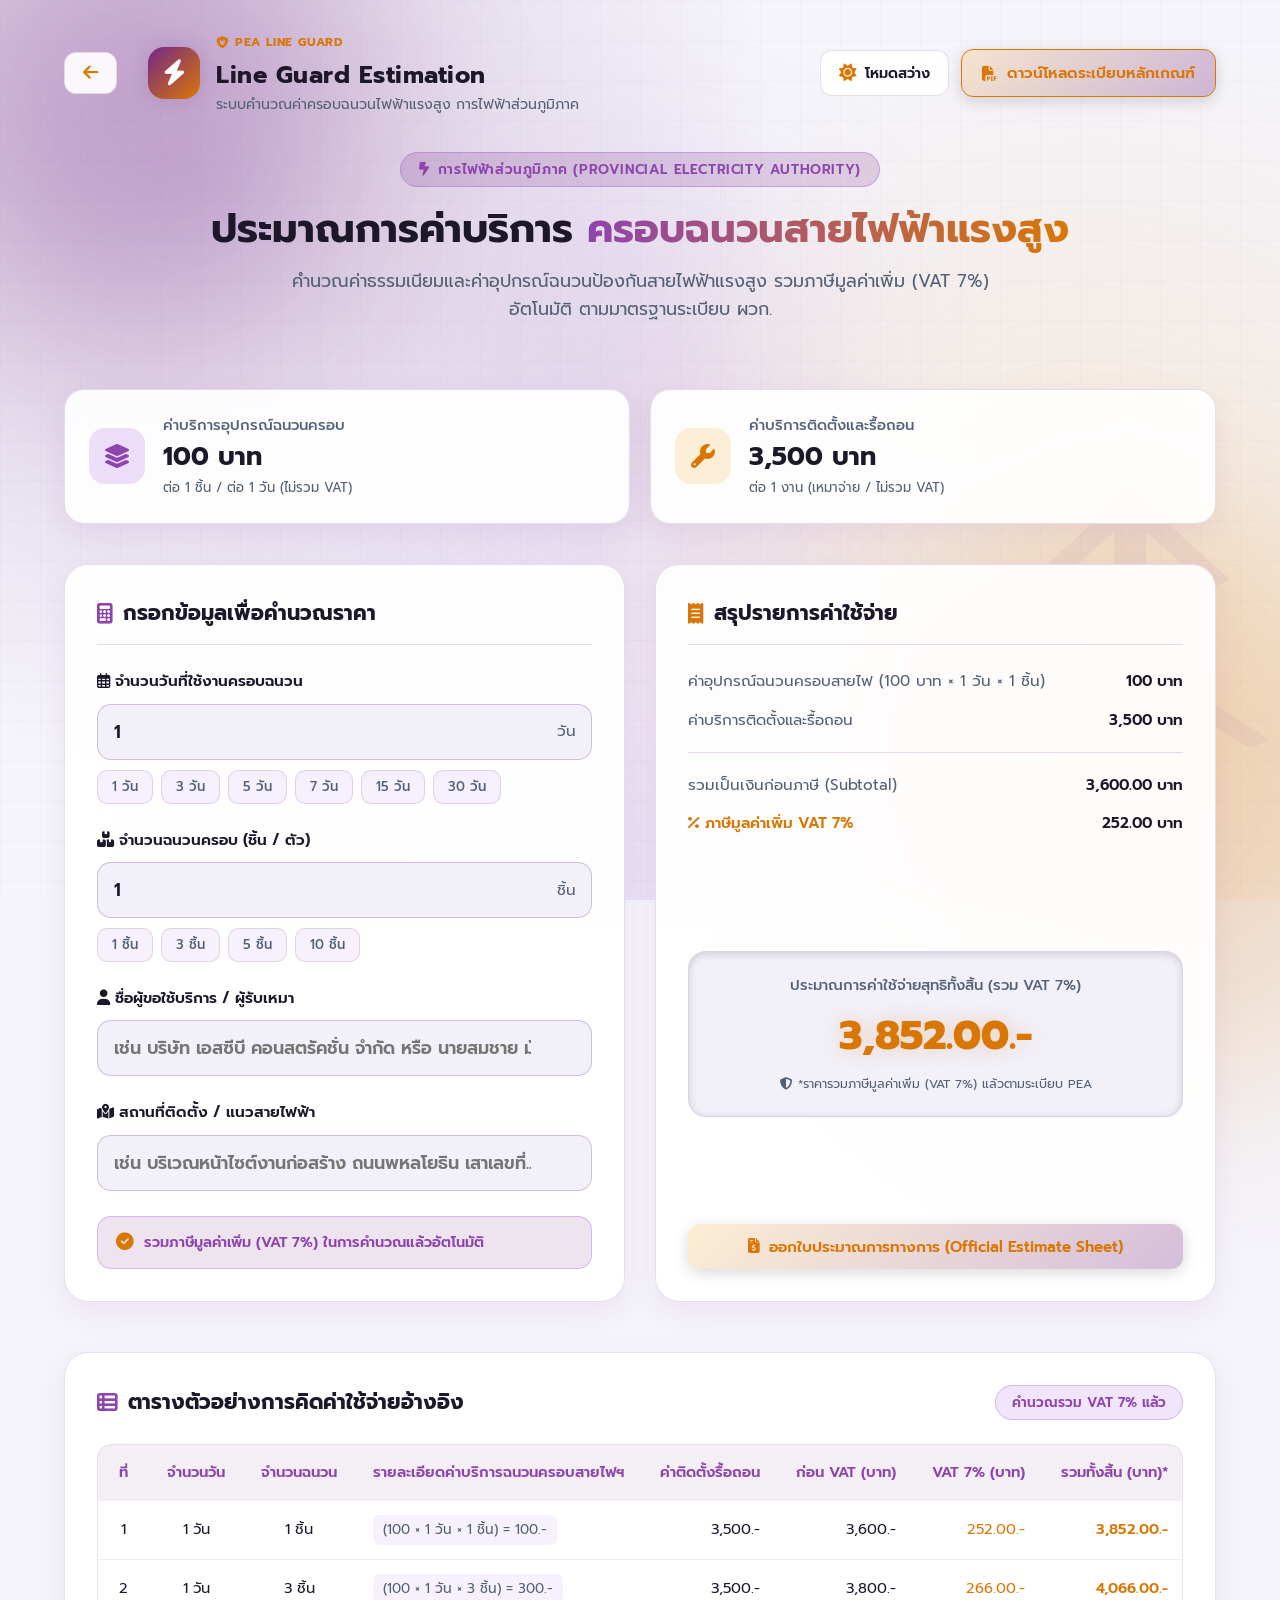
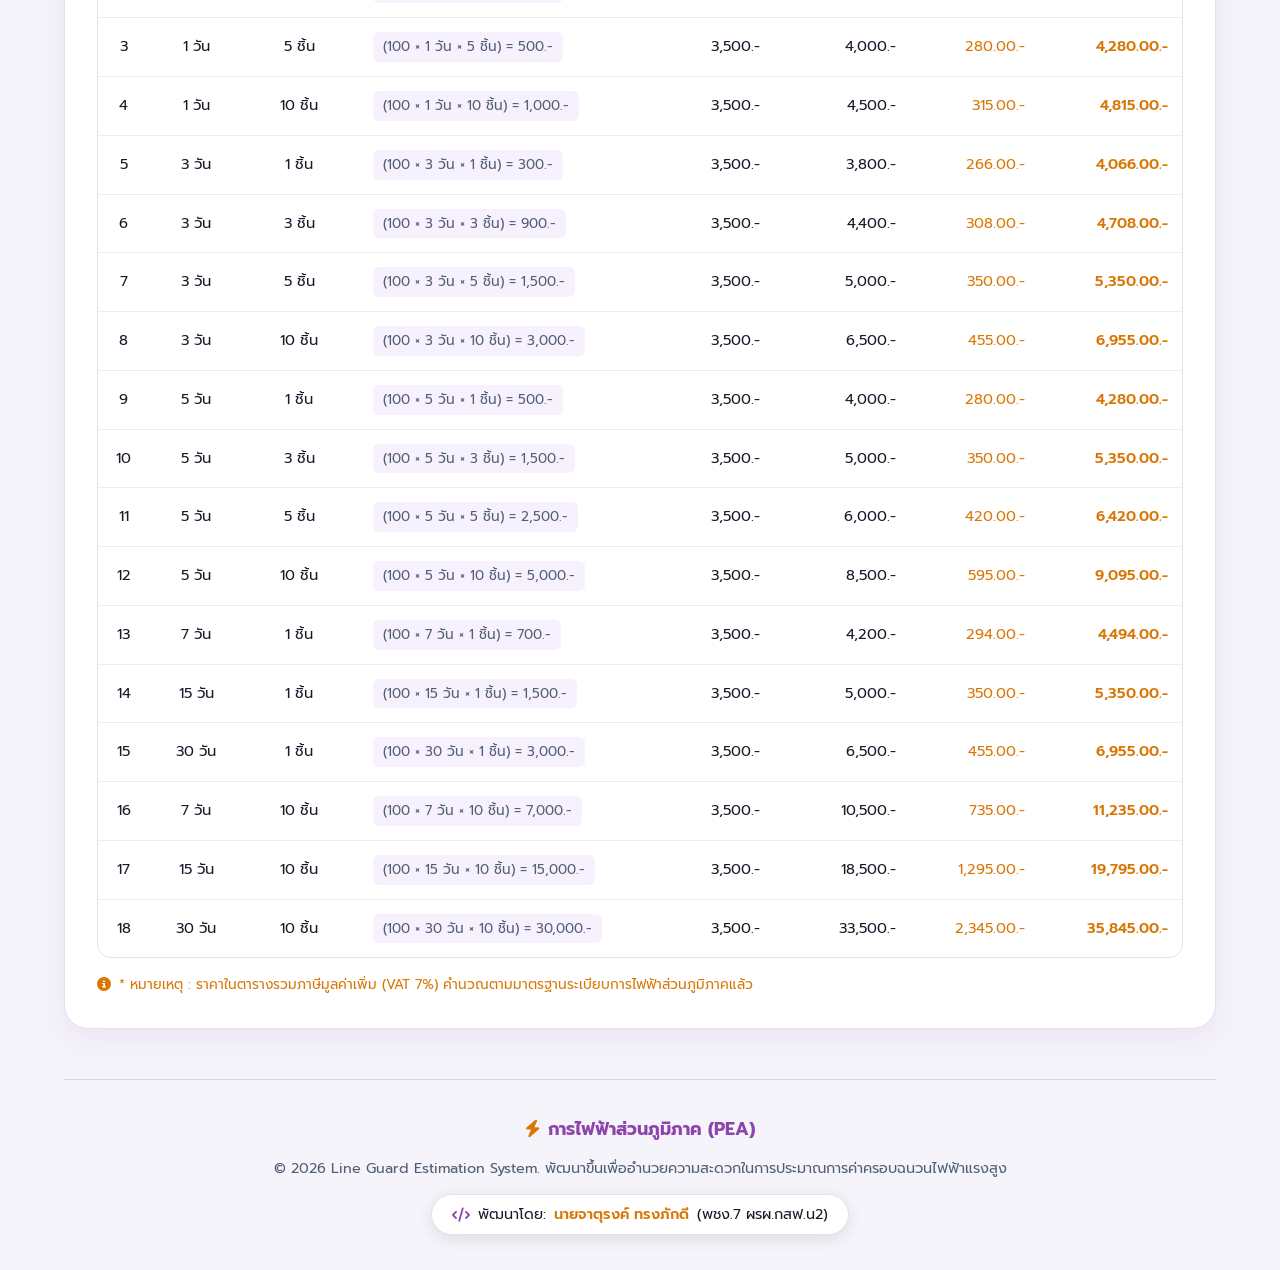
<file: Line Guard Estiment/index.html>
<!DOCTYPE html>
<html lang="th" data-theme="dark">
<head>
  <meta charset="UTF-8">
  <meta name="viewport" content="width=device-width, initial-scale=1.0">
  <title>ระบบประมาณการค่าใช้จ่าย ค่าครอบฉนวนไฟฟ้าแรงสูง (Line Guard Estimation) - การไฟฟ้าส่วนภูมิภาค PEA</title>
  <meta name="description" content="ระบบคำนวณและประมาณการค่าบริการครอบฉนวนป้องกันไฟฟ้าแรงสูง ตามหลักเกณฑ์และอัตราค่าบริการมาตรฐานของการไฟฟ้าส่วนภูมิภาค (PEA)">
  
  <!-- Favicon & PWA Icons -->
  <link rel="icon" type="image/png" sizes="180x180" href="../apple-touch-icon.png">
  <link rel="icon" type="image/png" sizes="32x32" href="../apple-touch-icon.png">
  <link rel="icon" type="image/png" sizes="16x16" href="../apple-touch-icon.png">
  <link rel="apple-touch-icon" sizes="180x180" href="../apple-touch-icon.png">
  <link rel="manifest" href="../manifest.json">
  <meta name="theme-color" content="#7c3aed">
  
  <!-- Google Fonts: Prompt & Kanit -->
  <link rel="preconnect" href="https://fonts.googleapis.com">
  <link rel="preconnect" href="https://fonts.gstatic.com" crossorigin>
  <link href="https://fonts.googleapis.com/css2?family=Kanit:wght@300;400;600;700&family=Prompt:wght@300;400;500;600;700&display=swap" rel="stylesheet">
  
  <!-- FontAwesome Icons -->
  <link rel="stylesheet" href="https://cdnjs.cloudflare.com/ajax/libs/font-awesome/6.4.0/css/all.min.css">
  
  <!-- Custom Stylesheet -->
  <link rel="stylesheet" href="style.css">
  <script src="../js/pea-tracker.js"></script>
</head>
<body>
  <!-- Ambient background glow & PEA electrical pattern elements -->
  <div class="bg-glow-1"></div>
  <div class="bg-glow-2"></div>
  <div class="bg-glow-3"></div>
  <div class="pea-circuit-bg"></div>
  <div class="pea-pylon-bg"></div>

  <div class="container">
    <!-- Navbar Header -->
    <header>
      <nav class="navbar">
        <div class="logo-group">
          <a href="../index.html" class="btn-theme-toggle" title="กลับหน้าหลัก" style="margin-right: 15px; text-decoration: none; display: flex; align-items: center; justify-content: center;">
            <i class="fa-solid fa-arrow-left"></i>
          </a>
          <div class="logo-icon">
            <i class="fa-solid fa-bolt"></i>
          </div>
          <div class="logo-text">
            <div class="pea-badge-mini"><i class="fa-solid fa-shield-cat"></i> PEA Line Guard</div>
            <h1>Line Guard Estimation</h1>
            <span>ระบบคำนวณค่าครอบฉนวนไฟฟ้าแรงสูง การไฟฟ้าส่วนภูมิภาค</span>
          </div>
        </div>

        <div class="nav-actions">
          <!-- Theme Toggle Button -->
          <button id="themeToggleBtn" class="btn-theme-toggle" title="สลับโหมดมืด/สว่าง" aria-label="สลับโหมดมืด/สว่าง">
            <i class="fa-solid fa-moon" id="themeIcon"></i>
            <span id="themeText">โหมดมืด</span>
          </button>

          <!-- PDF Download Button -->
          <a href="อนุมัติ ผวก.หลักเกณฑ์การคิดค่าบริการฉนวนค.pdf" download class="btn-download-pdf" id="downloadPdfBtn">
            <i class="fa-solid fa-file-pdf"></i>
            ดาวน์โหลดระเบียบหลักเกณฑ์
          </a>
        </div>
      </nav>

      <div class="hero-banner">
        <div class="pea-official-tag">
          <i class="fa-solid fa-bolt-lightning"></i> การไฟฟ้าส่วนภูมิภาค (PROVINCIAL ELECTRICITY AUTHORITY)
        </div>
        <h2 class="hero-title">ประมาณการค่าบริการ <span class="gradient-text">ครอบฉนวนสายไฟฟ้าแรงสูง</span></h2>
        <p class="hero-subtitle">คำนวณค่าธรรมเนียมและค่าอุปกรณ์ฉนวนป้องกันสายไฟฟ้าแรงสูง รวมภาษีมูลค่าเพิ่ม (VAT 7%) อัตโนมัติ ตามมาตรฐานระเบียบ ผวก.</p>
      </div>
    </header>

    <!-- Standard Rate Display Cards -->
    <section class="rates-grid">
      <div class="rate-card">
        <div class="rate-icon">
          <i class="fa-solid fa-layer-group"></i>
        </div>
        <div class="rate-info">
          <h4>ค่าบริการอุปกรณ์ฉนวนครอบ</h4>
          <div class="value">100 บาท</div>
          <div class="sub">ต่อ 1 ชิ้น / ต่อ 1 วัน (ไม่รวม VAT)</div>
        </div>
      </div>

      <div class="rate-card">
        <div class="rate-icon orange">
          <i class="fa-solid fa-wrench"></i>
        </div>
        <div class="rate-info">
          <h4>ค่าบริการติดตั้งและรื้อถอน</h4>
          <div class="value">3,500 บาท</div>
          <div class="sub">ต่อ 1 งาน (เหมาจ่าย / ไม่รวม VAT)</div>
        </div>
      </div>
    </section>

    <!-- Interactive Calculator & Results -->
    <main class="calculator-section">
      <!-- Calculator Input Form -->
      <div class="calc-card">
        <h3 class="card-title">
          <i class="fa-solid fa-calculator" style="color: var(--primary-light);"></i>
          กรอกข้อมูลเพื่อคำนวณราคา
        </h3>

        <div class="input-group">
          <label for="numDays"><i class="fa-regular fa-calendar-days"></i> จำนวนวันที่ใช้งานครอบฉนวน</label>
          <div class="input-wrapper">
            <input type="number" id="numDays" min="1" value="1" placeholder="ระบุจำนวนวัน">
            <span class="input-unit">วัน</span>
          </div>
          <div class="quick-btn-group">
            <button class="quick-btn" onclick="setDays(1)">1 วัน</button>
            <button class="quick-btn" onclick="setDays(3)">3 วัน</button>
            <button class="quick-btn" onclick="setDays(5)">5 วัน</button>
            <button class="quick-btn" onclick="setDays(7)">7 วัน</button>
            <button class="quick-btn" onclick="setDays(15)">15 วัน</button>
            <button class="quick-btn" onclick="setDays(30)">30 วัน</button>
          </div>
        </div>

        <div class="input-group">
          <label for="numPieces"><i class="fa-solid fa-boxes-stacked"></i> จำนวนฉนวนครอบ (ชิ้น / ตัว)</label>
          <div class="input-wrapper">
            <input type="number" id="numPieces" min="1" value="1" placeholder="ระบุจำนวนชิ้น">
            <span class="input-unit">ชิ้น</span>
          </div>
          <div class="quick-btn-group">
            <button class="quick-btn" onclick="setPieces(1)">1 ชิ้น</button>
            <button class="quick-btn" onclick="setPieces(3)">3 ชิ้น</button>
            <button class="quick-btn" onclick="setPieces(5)">5 ชิ้น</button>
            <button class="quick-btn" onclick="setPieces(10)">10 ชิ้น</button>
          </div>
        </div>

        <div class="input-group">
          <label for="customerName"><i class="fa-solid fa-user"></i> ชื่อผู้ขอใช้บริการ / ผู้รับเหมา</label>
          <div class="input-wrapper">
            <input type="text" id="customerName" placeholder="เช่น บริษัท เอสซีบี คอนสตรัคชั่น จำกัด หรือ นายสมชาย มั่นคง">
          </div>
        </div>

        <div class="input-group">
          <label for="locationDesc"><i class="fa-solid fa-map-location-dot"></i> สถานที่ติดตั้ง / แนวสายไฟฟ้า</label>
          <div class="input-wrapper">
            <input type="text" id="locationDesc" placeholder="เช่น บริเวณหน้าไซต์งานก่อสร้าง ถนนพหลโยธิน เสาเลขที่...">
          </div>
        </div>

        <div class="vat-auto-notice">
          <div class="vat-badge">
            <i class="fa-solid fa-circle-check"></i>
            <span>รวมภาษีมูลค่าเพิ่ม (VAT 7%) ในการคำนวณแล้วอัตโนมัติ</span>
          </div>
        </div>
      </div>

      <!-- Result Card -->
      <div class="result-card">
        <div>
          <h3 class="card-title">
            <i class="fa-solid fa-receipt" style="color: var(--accent-secondary);"></i>
            สรุปรายการค่าใช้จ่าย
          </h3>

          <div class="calc-breakdown">
            <div class="breakdown-row">
              <span>ค่าอุปกรณ์ฉนวนครอบสายไฟ (<span id="summaryDetail">100 บาท × 1 วัน × 1 ชิ้น</span>)</span>
              <span class="breakdown-value" id="equipmentCostText">100 บาท</span>
            </div>
            <div class="breakdown-row">
              <span>ค่าบริการติดตั้งและรื้อถอน</span>
              <span class="breakdown-value" id="installCostText">3,500 บาท</span>
            </div>
            
            <div class="divider"></div>

            <div class="breakdown-row">
              <span>รวมเป็นเงินก่อนภาษี (Subtotal)</span>
              <span class="breakdown-value" id="subtotalText">3,600.00 บาท</span>
            </div>

            <div class="breakdown-row highlight-vat">
              <span><i class="fa-solid fa-percent"></i> ภาษีมูลค่าเพิ่ม VAT 7%</span>
              <span class="breakdown-value" id="vatText">252.00 บาท</span>
            </div>
          </div>
        </div>

        <div class="total-box">
          <div class="total-label">ประมาณการค่าใช้จ่ายสุทธิทั้งสิ้น (รวม VAT 7%)</div>
          <div class="total-amount" id="grandTotalText">3,852.00.-</div>
          <div class="vat-note" id="vatNoteText"><i class="fa-solid fa-shield-halved"></i> *ราคารวมภาษีมูลค่าเพิ่ม (VAT 7%) แล้วตามระเบียบ PEA</div>
        </div>

        <div class="quote-action-wrap" style="margin-top: 15px;">
          <button type="button" id="openLineGuardModalBtn" class="btn-download-pdf" style="width: 100%; border: none; cursor: pointer; justify-content: center; font-size: 0.95rem; font-family: 'Prompt', sans-serif;">
            <i class="fa-solid fa-file-invoice-dollar"></i> ออกใบประมาณการทางการ (Official Estimate Sheet)
          </button>
        </div>
      </div>
    </main>

    <!-- Reference Table (Sample Prices) -->
    <section class="table-section">
      <div class="table-header">
        <h3 class="card-title" style="border: none; padding: 0; margin: 0;">
          <i class="fa-solid fa-table-list" style="color: var(--primary-light);"></i>
          ตารางตัวอย่างการคิดค่าใช้จ่ายอ้างอิง
        </h3>
        <span class="hero-tag" style="margin: 0;">คำนวณรวม VAT 7% แล้ว</span>
      </div>

      <div class="table-wrapper">
        <table>
          <thead>
            <tr>
              <th style="width: 50px; text-align: center;">ที่</th>
              <th style="text-align: center;">จำนวนวัน</th>
              <th style="text-align: center;">จำนวนฉนวน</th>
              <th>รายละเอียดค่าบริการฉนวนครอบสายไฟฯ</th>
              <th style="text-align: right;">ค่าติดตั้งรื้อถอน</th>
              <th style="text-align: right;">ก่อน VAT (บาท)</th>
              <th style="text-align: right;">VAT 7% (บาท)</th>
              <th style="text-align: right;">รวมทั้งสิ้น (บาท)*</th>
            </tr>
          </thead>
          <tbody id="sampleTableBody">
            <!-- Dynamically populated via JS -->
          </tbody>
        </table>
      </div>
      <div class="note-footer">
        <i class="fa-solid fa-circle-info"></i>
        <span>* หมายเหตุ : ราคาในตารางรวมภาษีมูลค่าเพิ่ม (VAT 7%) คำนวณตามมาตรฐานระเบียบการไฟฟ้าส่วนภูมิภาคแล้ว</span>
      </div>
    </section>

    <!-- Footer -->
    <footer>
      <div class="pea-footer-logo">
        <i class="fa-solid fa-bolt"></i> <strong>การไฟฟ้าส่วนภูมิภาค (PEA)</strong>
      </div>
      <p>© 2026 Line Guard Estimation System. พัฒนาขึ้นเพื่ออำนวยความสะดวกในการประมาณการค่าครอบฉนวนไฟฟ้าแรงสูง</p>
      <div class="developer-credit">
        <i class="fa-solid fa-code"></i> พัฒนาโดย: <strong>นายจาตุรงค์ ทรงภักดี</strong> (พชง.7 ผรผ.กสฟ.น2)
      </div>
    </footer>
  </div>

    <!-- Line Guard Official Estimate Sheet Modal -->
    <div id="lineGuardModal" class="modal-overlay" style="position: fixed; inset: 0; background: rgba(0,0,0,0.75); backdrop-filter: blur(8px); display: none; align-items: center; justify-content: center; z-index: 9999; padding: 20px;">
      <div class="modal-content" style="background: var(--bg-card, #111827); color: var(--text-primary, #ffffff); max-width: 780px; width: 100%; max-height: 90vh; overflow-y: auto; border-radius: 16px; border: 1px solid rgba(16,185,129,0.3); box-shadow: 0 25px 50px -12px rgba(0,0,0,0.5); padding: 30px;">
        <div class="modal-header" style="display: flex; justify-content: space-between; align-items: center; border-bottom: 2px solid rgba(16,185,129,0.3); padding-bottom: 15px; margin-bottom: 20px;">
          <div style="display: flex; align-items: center; gap: 12px;">
            <i class="fa-solid fa-shield-halved" style="font-size: 1.8rem; color: #10b981;"></i>
            <div>
              <h3 style="margin: 0; font-family: 'Prompt', sans-serif; font-size: 1.3rem;">ใบประมาณการค่าบริการครอบฉนวนป้องกันไฟฟ้าแรงสูง</h3>
              <p style="margin: 0; font-size: 0.85rem; color: #94a3b8;">การไฟฟ้าส่วนภูมิภาค (Provincial Electricity Authority)</p>
            </div>
          </div>
          <button type="button" id="closeLgModal" style="background: transparent; border: none; font-size: 1.5rem; color: #94a3b8; cursor: pointer;"><i class="fa-solid fa-xmark"></i></button>
        </div>
        
        <div id="printAreaLg" style="font-family: 'Prompt', 'Kanit', sans-serif;">
          <div style="display: flex; justify-content: space-between; margin-bottom: 20px; font-size: 0.9rem;">
            <div>
              <strong>เลขที่เอกสาร:</strong> PEA-LG-<span id="lg-doc-id">2026-001</span><br>
              <strong>ผู้ขอรับบริการ:</strong> <span id="lg-cust-name">-</span><br>
              <strong>สถานที่ปฏิบัติงาน:</strong> <span id="lg-loc">-</span>
            </div>
            <div style="text-align: right;">
              <strong>วันที่ประมาณการ:</strong> <span id="lg-date">25 ตุลาคม 2569</span><br>
              <strong>ตามระเบียบ:</strong> หลักเกณฑ์คิดค่าบริการครอบฉนวน ผวก.<br>
              <strong>สถานะ:</strong> <span style="color: #10b981; font-weight: 600;">ผ่านเกณฑ์มาตรฐาน</span>
            </div>
          </div>

          <table style="width: 100%; border-collapse: collapse; margin-bottom: 20px; font-size: 0.9rem;">
            <thead>
              <tr style="background: rgba(16,185,129,0.12); border-bottom: 2px solid #10b981;">
                <th style="padding: 10px; text-align: center; width: 50px;">ลำดับ</th>
                <th style="padding: 10px; text-align: left;">รายการประมาณการ (Service Description)</th>
                <th style="padding: 10px; text-align: center; width: 120px;">จำนวนวัน / ชิ้น</th>
                <th style="padding: 10px; text-align: right; width: 140px;">จำนวนเงิน (บาท)</th>
              </tr>
            </thead>
            <tbody style="border-bottom: 1px solid #475569;">
              <tr>
                <td style="padding: 10px; text-align: center;">1</td>
                <td style="padding: 10px;">
                  <strong>ค่าบริการอุปกรณ์ฉนวนครอบสายไฟฟ้าแรงสูง</strong><br>
                  <span style="font-size: 0.85rem; color: #94a3b8;">อัตรา 100 บาท ต่อ 1 ชิ้น / ต่อ 1 วัน</span>
                </td>
                <td style="padding: 10px; text-align: center;" id="lg-qty-desc">1 วัน × 1 ชิ้น</td>
                <td style="padding: 10px; text-align: right;" id="lg-equip-cost">100.00</td>
              </tr>
              <tr>
                <td style="padding: 10px; text-align: center;">2</td>
                <td style="padding: 10px;">
                  <strong>ค่าบริการติดตั้งและรื้อถอนฉนวนครอบสาย</strong><br>
                  <span style="font-size: 0.85rem; color: #94a3b8;">อัตราเหมาจ่าย 3,500 บาท ต่อ 1 งาน</span>
                </td>
                <td style="padding: 10px; text-align: center;">1 งานเหมา</td>
                <td style="padding: 10px; text-align: right;" id="lg-install-cost">3,500.00</td>
              </tr>
            </tbody>
            <tfoot>
              <tr>
                <td colspan="3" style="padding: 8px 10px; text-align: right; font-weight: 600;">รวมเป็นเงินก่อนภาษี (Subtotal):</td>
                <td style="padding: 8px 10px; text-align: right; font-weight: 600;" id="lg-subtotal">3,600.00</td>
              </tr>
              <tr>
                <td colspan="3" style="padding: 8px 10px; text-align: right;">ภาษีมูลค่าเพิ่ม (VAT 7%):</td>
                <td style="padding: 8px 10px; text-align: right;" id="lg-vat">252.00</td>
              </tr>
              <tr style="background: rgba(16,185,129,0.12); font-size: 1.05rem;">
                <td colspan="3" style="padding: 12px 10px; text-align: right; font-weight: 700; color: #10b981;">ยอดรวมค่าบริการสุทธิทั้งสิ้น (รวม VAT):</td>
                <td style="padding: 12px 10px; text-align: right; font-weight: 700; color: #10b981;" id="lg-grand-total">3,852.00</td>
              </tr>
              <tr>
                <td colspan="4" style="padding: 8px 10px; text-align: center; font-style: italic; color: #94a3b8;" id="lg-baht-text">(สามพันแปดร้อยห้าสิบสองบาทถ้วน)</td>
              </tr>
            </tfoot>
          </table>

          <div style="margin-top: 30px; display: grid; grid-template-columns: 1fr 1fr; gap: 40px; text-align: center; font-size: 0.9rem;">
            <div>
              <div style="border-bottom: 1px dotted #94a3b8; width: 180px; margin: 40px auto 10px;"></div>
              <div>( .................................................... )</div>
              <div style="color: #94a3b8; font-size: 0.85rem; margin-top: 4px;">ผู้ขอใช้บริการ / ผู้รับเหมา</div>
            </div>
            <div>
              <div style="border-bottom: 1px dotted #94a3b8; width: 180px; margin: 40px auto 10px;"></div>
              <div>( .................................................... )</div>
              <div style="color: #94a3b8; font-size: 0.85rem; margin-top: 4px;">ตำแหน่ง ....................................................</div>
              <div style="color: #94a3b8; font-size: 0.85rem; margin-top: 2px;">เจ้าหน้าที่ผู้ประมาณการ กฟภ.</div>
            </div>
          </div>
        </div>

        <div class="modal-footer" style="margin-top: 25px; padding-top: 15px; border-top: 1px solid rgba(16,185,129,0.2); display: flex; justify-content: flex-end; gap: 10px;">
          <button type="button" id="closeLgModal2" style="padding: 10px 20px; border-radius: 8px; border: 1px solid #64748b; background: transparent; color: inherit; cursor: pointer;">ปิดหน้าต่าง</button>
          <button type="button" id="printLgBtn" style="padding: 10px 24px; border-radius: 8px; border: none; background: #10b981; color: white; font-weight: 600; cursor: pointer; display: flex; align-items: center; gap: 8px;"><i class="fa-solid fa-print"></i> พิมพ์เอกสาร / บันทึก PDF</button>
        </div>
      </div>
    </div>

  <script>
    // Theme Toggle Functionality with Global Sync
    const themeToggleBtn = document.getElementById('themeToggleBtn');
    const themeIcon = document.getElementById('themeIcon');
    const themeText = document.getElementById('themeText');
    const htmlElement = document.documentElement;

    function applyTheme(theme) {
      htmlElement.setAttribute('data-theme', theme);
      localStorage.setItem('pea_global_theme', theme);
      localStorage.setItem('pea_lineguard_theme', theme);
      
      if (theme === 'light') {
        themeIcon.className = 'fa-solid fa-sun';
        themeText.textContent = 'โหมดสว่าง';
      } else {
        themeIcon.className = 'fa-solid fa-moon';
        themeText.textContent = 'โหมดมืด';
      }
    }

    // Initialize Theme
    const savedTheme = localStorage.getItem('pea_global_theme') || 
                       localStorage.getItem('pea_lineguard_theme') || 
                       (window.matchMedia('(prefers-color-scheme: light)').matches ? 'light' : 'dark');
    applyTheme(savedTheme);

    themeToggleBtn.addEventListener('click', () => {
      const currentTheme = htmlElement.getAttribute('data-theme');
      const newTheme = currentTheme === 'dark' ? 'light' : 'dark';
      applyTheme(newTheme);
    });

    window.addEventListener('storage', (e) => {
      if (e.key === 'pea_global_theme' && e.newValue) {
        applyTheme(e.newValue);
      }
    });

    // Thai Baht Text Converter
    function ThaiBaht(number) {
      if (number === null || number === undefined || isNaN(number) || number === 0) return "ศูนย์บาทถ้วน";
      const numStr = Number(number).toFixed(2).toString();
      const txtNum = ["ศูนย์", "หนึ่ง", "สอง", "สาม", "สี่", "ห้า", "หก", "เจ็ด", "แปด", "เก้า", "สิบ"];
      const txtDigit = ["", "สิบ", "ร้อย", "พัน", "หมื่น", "แสน", "ล้าน"];
      const parts = numStr.split(".");
      const baht = parts[0];
      const satang = parts.length > 1 ? parts[1] : "00";

      function convertChunk(str) {
        let out = "";
        for (let i = 0; i < str.length; i++) {
          const n = parseInt(str.charAt(i));
          const digit = str.length - i - 1;
          if (n !== 0) {
            if (n === 1 && digit === 0 && str.length > 1) { out += "เอ็ด"; }
            else if (n === 2 && digit === 1) { out += "ยี่"; }
            else if (n === 1 && digit === 1) { out += ""; }
            else { out += txtNum[n]; }
            out += txtDigit[digit];
          }
        }
        return out;
      }

      let result = "";
      if (parseInt(baht) > 0) {
        result += convertChunk(baht) + "บาท";
      }
      if (satang === "00" || satang === "0") {
        result += "ถ้วน";
      } else {
        result += convertChunk(satang) + "สตางค์";
      }
      return result;
    }

    // Sample data from reference table
    const sampleData = [
      { id: 1, days: 1, pieces: 1 },
      { id: 2, days: 1, pieces: 3 },
      { id: 3, days: 1, pieces: 5 },
      { id: 4, days: 1, pieces: 10 },
      { id: 5, days: 3, pieces: 1 },
      { id: 6, days: 3, pieces: 3 },
      { id: 7, days: 3, pieces: 5 },
      { id: 8, days: 3, pieces: 10 },
      { id: 9, days: 5, pieces: 1 },
      { id: 10, days: 5, pieces: 3 },
      { id: 11, days: 5, pieces: 5 },
      { id: 12, days: 5, pieces: 10 },
      { id: 13, days: 7, pieces: 1 },
      { id: 14, days: 15, pieces: 1 },
      { id: 15, days: 30, pieces: 1 },
      { id: 16, days: 7, pieces: 10 },
      { id: 17, days: 15, pieces: 10 },
      { id: 18, days: 30, pieces: 10 },
    ];

    const numDaysInput = document.getElementById('numDays');
    const numPiecesInput = document.getElementById('numPieces');
    const customerNameInput = document.getElementById('customerName');
    const locationDescInput = document.getElementById('locationDesc');

    const summaryDetail = document.getElementById('summaryDetail');
    const equipmentCostText = document.getElementById('equipmentCostText');
    const installCostText = document.getElementById('installCostText');
    const subtotalText = document.getElementById('subtotalText');
    const vatText = document.getElementById('vatText');
    const grandTotalText = document.getElementById('grandTotalText');

    let currentCalculations = { days: 1, pieces: 1, equipmentCost: 100, installCost: 3500, subtotal: 3600, vat: 252, grandTotal: 3852 };

    function formatNumber(num, decimals = 0) {
      return num.toLocaleString('th-TH', {
        minimumFractionDigits: decimals,
        maximumFractionDigits: decimals
      });
    }

    function calculate() {
      const days = parseInt(numDaysInput.value) || 0;
      const pieces = parseInt(numPiecesInput.value) || 0;

      const equipmentRate = 100;
      const installRate = 3500;

      const equipmentCost = days * pieces * equipmentRate;
      const installCost = (pieces > 0 || days > 0) ? installRate : 0;
      const subtotal = equipmentCost + installCost;
      const vat = subtotal * 0.07;
      const grandTotal = subtotal + vat;

      currentCalculations = { days, pieces, equipmentCost, installCost, subtotal, vat, grandTotal };

      summaryDetail.textContent = `100 บาท × ${days} วัน × ${pieces} ชิ้น`;
      equipmentCostText.textContent = `${formatNumber(equipmentCost)} บาท`;
      installCostText.textContent = `${formatNumber(installCost)} บาท`;
      subtotalText.textContent = `${formatNumber(subtotal, 2)} บาท`;
      vatText.textContent = `${formatNumber(vat, 2)} บาท`;
      grandTotalText.textContent = `${formatNumber(grandTotal, 2)}.-`;
    }

    function setDays(days) {
      numDaysInput.value = days;
      calculate();
    }

    function setPieces(pieces) {
      numPiecesInput.value = pieces;
      calculate();
    }

    function renderSampleTable() {
      const tbody = document.getElementById('sampleTableBody');
      tbody.innerHTML = '';

      sampleData.forEach(item => {
        const equipCost = item.days * item.pieces * 100;
        const installCost = 3500;
        const subtotal = equipCost + installCost;
        const vat = subtotal * 0.07;
        const grandTotal = subtotal + vat;

        const tr = document.createElement('tr');
        tr.innerHTML = `
          <td style="text-align: center;">${item.id}</td>
          <td style="text-align: center;">${item.days} วัน</td>
          <td style="text-align: center;">${item.pieces} ชิ้น</td>
          <td>
            <span class="tag-formula">(100 × ${item.days} วัน × ${item.pieces} ชิ้น) = ${formatNumber(equipCost)}.-</span>
          </td>
          <td style="text-align: right;">${formatNumber(installCost)}.-</td>
          <td style="text-align: right;">${formatNumber(subtotal)}.-</td>
          <td style="text-align: right; color: var(--accent-pea);">${formatNumber(vat, 2)}.-</td>
          <td style="text-align: right; font-weight: 600; color: var(--accent-secondary);">${formatNumber(grandTotal, 2)}.-</td>
        `;
        tbody.appendChild(tr);
      });
    }

    numDaysInput.addEventListener('input', calculate);
    numPiecesInput.addEventListener('input', calculate);

    // Modal Sheet Handlers
    const openLgModalBtn = document.getElementById('openLineGuardModalBtn');
    const lineGuardModal = document.getElementById('lineGuardModal');
    const closeLgModal = document.getElementById('closeLgModal');
    const closeLgModal2 = document.getElementById('closeLgModal2');
    const printLgBtn = document.getElementById('printLgBtn');

    if (openLgModalBtn && lineGuardModal) {
      openLgModalBtn.addEventListener('click', () => {
        const custName = customerNameInput.value.trim() || 'ผู้ขอใช้บริการทั่วไป';
        const loc = locationDescInput.value.trim() || 'ตามที่ระบุในคำขอ';

        document.getElementById('lg-doc-id').textContent = Math.floor(1000 + Math.random() * 9000);
        document.getElementById('lg-cust-name').textContent = custName;
        document.getElementById('lg-loc').textContent = loc;
        document.getElementById('lg-date').textContent = new Date().toLocaleDateString('th-TH', { year: 'numeric', month: 'long', day: 'numeric' });

        document.getElementById('lg-qty-desc').textContent = `${currentCalculations.days} วัน × ${currentCalculations.pieces} ชิ้น`;
        document.getElementById('lg-equip-cost').textContent = formatNumber(currentCalculations.equipmentCost, 2);
        document.getElementById('lg-install-cost').textContent = formatNumber(currentCalculations.installCost, 2);
        document.getElementById('lg-subtotal').textContent = `${formatNumber(currentCalculations.subtotal, 2)} บาท`;
        document.getElementById('lg-vat').textContent = `${formatNumber(currentCalculations.vat, 2)} บาท`;
        document.getElementById('lg-grand-total').textContent = `${formatNumber(currentCalculations.grandTotal, 2)} บาท`;
        document.getElementById('lg-baht-text').textContent = `(${ThaiBaht(currentCalculations.grandTotal)})`;

        lineGuardModal.style.display = 'flex';
      });

      const hideLgModal = () => { lineGuardModal.style.display = 'none'; };
      if (closeLgModal) closeLgModal.addEventListener('click', hideLgModal);
      if (closeLgModal2) closeLgModal2.addEventListener('click', hideLgModal);
      lineGuardModal.addEventListener('click', (e) => {
        if (e.target === lineGuardModal) hideLgModal();
      });

      if (printLgBtn) {
        printLgBtn.addEventListener('click', () => {
          try {
            if (window.PEATracker) {
              window.PEATracker.recordEstimate({
                systemKey: 'lineguard',
                systemName: 'ฉนวนครอบสาย Line Guard',
                amount: currentCalculations.grandTotal || 0,
                details: `${currentCalculations.pieces} ท่อน, ${currentCalculations.days} วัน`
              });
            }
          } catch (err) {
            console.warn(err);
          }
          window.print();
        });
      }
    }

    // Initial calculation and rendering
    calculate();
    renderSampleTable();
  </script>
</body>
</html>
</file>
<file: css/style.css>
/* ==========================================================================
   PEA Affiliated Business Estimate - Portal Theme & Design System
   ========================================================================== */

:root {
    /* Color Palette - Light Mode */
    --pea-purple-primary: #6a1b9a;
    --pea-purple-dark: #4a148c;
    --pea-purple-light: #9c4dcc;
    --pea-purple-subtle: #f3e5f5;
    
    --pea-yellow-accent: #ffc107;
    --pea-yellow-hover: #ffb300;
    --pea-gold: #ffd700;
    
    --bg-main: #f8f9fc;
    --bg-card: #ffffff;
    --bg-nav: rgba(255, 255, 255, 0.85);
    
    --text-primary: #1e293b;
    --text-secondary: #64748b;
    --text-muted: #94a3b8;
    
    --border-color: #e2e8f0;
    --border-hover: #cbd5e1;
    
    --card-shadow: 0 10px 25px -5px rgba(106, 27, 154, 0.05), 0 8px 10px -6px rgba(0, 0, 0, 0.01);
    --card-shadow-hover: 0 20px 30px -10px rgba(106, 27, 154, 0.15), 0 10px 15px -5px rgba(106, 27, 154, 0.1);
    
    --glass-bg: rgba(255, 255, 255, 0.7);
    --glass-border: rgba(255, 255, 255, 0.4);
    
    --badge-active-bg: #dcfce7;
    --badge-active-text: #15803d;
    --badge-upcoming-bg: #fef3c7;
    --badge-upcoming-text: #b45309;
    
    --radius-sm: 8px;
    --radius-md: 14px;
    --radius-lg: 20px;
    --radius-full: 9999px;
    
    --transition: all 0.3s cubic-bezier(0.4, 0, 0.2, 1);
}

/* Dark Mode Theme Overrides */
[data-theme="dark"] {
    --bg-main: #0f172a;
    --bg-card: #1e293b;
    --bg-nav: rgba(15, 23, 42, 0.85);
    
    --text-primary: #f8fafc;
    --text-secondary: #cbd5e1;
    --text-muted: #64748b;
    
    --border-color: #334155;
    --border-hover: #475569;
    
    --pea-purple-subtle: rgba(156, 77, 204, 0.15);
    
    --card-shadow: 0 10px 25px -5px rgba(0, 0, 0, 0.3);
    --card-shadow-hover: 0 20px 35px -5px rgba(156, 77, 204, 0.25);
    
    --glass-bg: rgba(30, 41, 59, 0.7);
    --glass-border: rgba(255, 255, 255, 0.1);
    
    --badge-active-bg: rgba(21, 128, 61, 0.2);
    --badge-active-text: #4ade80;
    --badge-upcoming-bg: rgba(180, 83, 9, 0.2);
    --badge-upcoming-text: #fcd34d;
}

/* Base Styles */
* {
    margin: 0;
    padding: 0;
    box-sizing: border-box;
    font-family: 'Sarabun', 'Prompt', sans-serif;
}

body {
    background-color: var(--bg-main);
    color: var(--text-primary);
    min-height: 100vh;
    display: flex;
    flex-direction: column;
    transition: var(--transition);
    overflow-x: hidden;
}

/* Navigation Bar */
.navbar {
    position: sticky;
    top: 0;
    z-index: 100;
    background-color: var(--bg-nav);
    backdrop-filter: blur(12px);
    -webkit-backdrop-filter: blur(12px);
    border-bottom: 1px solid var(--border-color);
    padding: 0.85rem 2rem;
    transition: var(--transition);
}

.nav-container {
    max-width: 1280px;
    margin: 0 auto;
    display: flex;
    align-items: center;
    justify-content: space-between;
}

.nav-brand {
    display: flex;
    align-items: center;
    gap: 0.85rem;
}

.pea-logo-badge {
    width: 44px;
    height: 44px;
    background: linear-gradient(135deg, var(--pea-purple-primary), var(--pea-purple-dark));
    border-radius: var(--radius-md);
    display: flex;
    align-items: center;
    justify-content: center;
    color: var(--pea-yellow-accent);
    font-size: 1.25rem;
    box-shadow: 0 4px 12px rgba(106, 27, 154, 0.3);
}

.brand-text {
    display: flex;
    flex-direction: column;
}

.brand-title {
    font-family: 'Prompt', sans-serif;
    font-size: 1.15rem;
    font-weight: 700;
    letter-spacing: 0.5px;
    background: linear-gradient(135deg, var(--pea-purple-light), var(--pea-yellow-accent));
    -webkit-background-clip: text;
    -webkit-text-fill-color: transparent;
}

.brand-sub {
    font-size: 0.75rem;
    color: var(--text-secondary);
    font-weight: 500;
}

.nav-actions {
    display: flex;
    align-items: center;
    gap: 1rem;
}

.stats-badge {
    display: flex;
    align-items: center;
    gap: 0.5rem;
    background: var(--pea-purple-subtle);
    padding: 0.35rem 0.85rem;
    border-radius: var(--radius-full);
    font-size: 0.825rem;
    font-weight: 600;
    color: var(--pea-purple-light);
    border: 1px solid rgba(156, 77, 204, 0.2);
}

.pulse-dot {
    width: 8px;
    height: 8px;
    background-color: #22c55e;
    border-radius: 50%;
    box-shadow: 0 0 0 0 rgba(34, 197, 94, 0.7);
    animation: pulse 2s infinite;
}

@keyframes pulse {
    0% {
        box-shadow: 0 0 0 0 rgba(34, 197, 94, 0.7);
    }
    70% {
        box-shadow: 0 0 0 6px rgba(34, 197, 94, 0);
    }
    100% {
        box-shadow: 0 0 0 0 rgba(34, 197, 94, 0);
    }
}

.theme-toggle {
    background: var(--bg-card);
    border: 1px solid var(--border-color);
    color: var(--text-primary);
    width: 40px;
    height: 40px;
    border-radius: var(--radius-full);
    cursor: pointer;
    display: flex;
    align-items: center;
    justify-content: center;
    font-size: 1.1rem;
    transition: var(--transition);
}

.theme-toggle:hover {
    transform: scale(1.05);
    border-color: var(--pea-purple-light);
    color: var(--pea-yellow-accent);
}

/* Light / Dark icon visibility */
[data-theme="dark"] .dark-icon,
[data-theme="light"] .light-icon {
    display: none;
}
[data-theme="dark"] .light-icon,
[data-theme="light"] .dark-icon {
    display: block;
}

/* Main Content Wrapper */
.main-wrapper {
    flex: 1;
    max-width: 1280px;
    width: 100%;
    margin: 0 auto;
    padding: 2rem 1.5rem;
}

/* Hero Section */
.hero-section {
    position: relative;
    padding: 3rem 1.5rem 2.5rem;
    text-align: center;
    border-radius: var(--radius-lg);
    background: radial-gradient(circle at 50% 0%, var(--pea-purple-subtle) 0%, transparent 70%);
    margin-bottom: 2.5rem;
}

.hero-background-glow {
    position: absolute;
    top: 50%;
    left: 50%;
    transform: translate(-50%, -50%);
    width: 300px;
    height: 300px;
    background: radial-gradient(circle, rgba(156, 77, 204, 0.15) 0%, rgba(255, 193, 7, 0.05) 50%, transparent 70%);
    filter: blur(50px);
    pointer-events: none;
    z-index: 0;
}

.hero-content {
    position: relative;
    z-index: 1;
    max-width: 800px;
    margin: 0 auto;
}

.pea-pill-badge {
    display: inline-flex;
    align-items: center;
    gap: 0.5rem;
    padding: 0.4rem 1rem;
    background: rgba(106, 27, 154, 0.1);
    border: 1px solid rgba(156, 77, 204, 0.3);
    border-radius: var(--radius-full);
    color: var(--pea-purple-light);
    font-size: 0.85rem;
    font-weight: 600;
    margin-bottom: 1.25rem;
}

.hero-title {
    font-family: 'Prompt', sans-serif;
    font-size: 2.75rem;
    font-weight: 700;
    line-height: 1.2;
    margin-bottom: 1rem;
}

.gradient-text {
    background: linear-gradient(135deg, var(--pea-purple-light) 0%, var(--pea-yellow-accent) 100%);
    -webkit-background-clip: text;
    -webkit-text-fill-color: transparent;
}

.hero-subtitle {
    font-size: 1.05rem;
    color: var(--text-secondary);
    line-height: 1.6;
    margin-bottom: 2rem;
}

/* Executive KPI Dashboard Bar */
.executive-kpi-bar {
    display: grid;
    grid-template-columns: repeat(auto-fit, minmax(180px, 1fr));
    gap: 1.25rem;
    max-width: 860px;
    margin: 0 auto 2.25rem;
}

.kpi-card {
    background: var(--bg-card);
    border: 1px solid var(--border-color);
    border-radius: var(--radius-md);
    padding: 1rem 1.25rem;
    display: flex;
    align-items: center;
    gap: 1rem;
    box-shadow: var(--card-shadow);
    transition: var(--transition);
}

.kpi-card:hover {
    transform: translateY(-2px);
    border-color: var(--pea-purple-light);
    box-shadow: var(--card-shadow-hover);
}

.kpi-icon-wrap {
    width: 44px;
    height: 44px;
    border-radius: var(--radius-sm);
    background: var(--pea-purple-subtle);
    color: var(--pea-purple-light);
    display: flex;
    align-items: center;
    justify-content: center;
    font-size: 1.25rem;
    flex-shrink: 0;
}

.kpi-icon-wrap.active-pulse {
    background: rgba(34, 197, 94, 0.12);
    color: #16a34a;
}

.kpi-icon-wrap.upcoming-pulse {
    background: rgba(245, 158, 11, 0.12);
    color: #d97706;
}

.kpi-info {
    display: flex;
    flex-direction: column;
    text-align: left;
}

.kpi-value {
    font-family: 'Prompt', sans-serif;
    font-size: 1.25rem;
    font-weight: 700;
    color: var(--text-primary);
    line-height: 1.2;
}

.kpi-label {
    font-size: 0.775rem;
    color: var(--text-secondary);
    margin-top: 0.15rem;
    font-weight: 500;
}

/* Search Box Container */
.search-box-container {
    max-width: 650px;
    margin: 0 auto;
}

.search-input-wrapper {
    position: relative;
    display: flex;
    align-items: center;
    margin-bottom: 1.25rem;
}

.search-icon {
    position: absolute;
    left: 1.25rem;
    color: var(--text-muted);
    font-size: 1.1rem;
}

.search-input-wrapper input {
    width: 100%;
    padding: 1rem 3rem 1rem 3rem;
    font-size: 1rem;
    background: var(--bg-card);
    border: 2px solid var(--border-color);
    border-radius: var(--radius-full);
    color: var(--text-primary);
    box-shadow: 0 4px 20px rgba(0, 0, 0, 0.05);
    transition: var(--transition);
}

.search-input-wrapper input:focus {
    outline: none;
    border-color: var(--pea-purple-light);
    box-shadow: 0 0 0 4px rgba(156, 77, 204, 0.15);
}

.clear-btn {
    position: absolute;
    right: 1rem;
    background: transparent;
    border: none;
    color: var(--text-muted);
    font-size: 1rem;
    cursor: pointer;
    width: 28px;
    height: 28px;
    border-radius: 50%;
    display: flex;
    align-items: center;
    justify-content: center;
    transition: var(--transition);
}

.clear-btn:hover {
    background: var(--border-color);
    color: var(--text-primary);
}

.category-filters {
    display: flex;
    align-items: center;
    justify-content: center;
    gap: 0.5rem;
    flex-wrap: wrap;
}

.filter-chip {
    padding: 0.45rem 1rem;
    font-size: 0.85rem;
    font-weight: 500;
    border: 1px solid var(--border-color);
    border-radius: var(--radius-full);
    background: var(--bg-card);
    color: var(--text-secondary);
    cursor: pointer;
    transition: var(--transition);
}

.filter-chip:hover {
    border-color: var(--pea-purple-light);
    color: var(--pea-purple-light);
}

.filter-chip.active {
    background: var(--pea-purple-primary);
    color: #ffffff;
    border-color: var(--pea-purple-primary);
    box-shadow: 0 4px 12px rgba(106, 27, 154, 0.3);
}

/* Systems Section & Cards */
.systems-section {
    margin-top: 1rem;
}

.section-header {
    display: flex;
    align-items: center;
    justify-content: space-between;
    margin-bottom: 1.5rem;
    padding-bottom: 0.75rem;
    border-bottom: 1px solid var(--border-color);
}

.section-title {
    font-family: 'Prompt', sans-serif;
    font-size: 1.35rem;
    font-weight: 600;
    display: flex;
    align-items: center;
    gap: 0.6rem;
    color: var(--text-primary);
}

.section-title i {
    color: var(--pea-purple-light);
}

.results-count {
    font-size: 0.9rem;
    color: var(--text-secondary);
}

.systems-grid {
    display: grid;
    grid-template-columns: repeat(auto-fill, minmax(320px, 1fr));
    gap: 1.75rem;
}

/* Card Styling */
.system-card {
    position: relative;
    background: var(--bg-card);
    border: 1px solid var(--border-color);
    border-radius: var(--radius-lg);
    padding: 1.75rem;
    display: flex;
    flex-direction: column;
    justify-content: space-between;
    transition: var(--transition);
    box-shadow: var(--card-shadow);
}

.system-card:hover {
    transform: translateY(-6px);
    border-color: var(--pea-purple-light);
    box-shadow: var(--card-shadow-hover);
}

.card-badge {
    position: absolute;
    top: 1.25rem;
    right: 1.25rem;
    font-size: 0.75rem;
    font-weight: 600;
    padding: 0.25rem 0.75rem;
    border-radius: var(--radius-full);
    display: flex;
    align-items: center;
    gap: 0.35rem;
}

.card-badge.active {
    background: var(--badge-active-bg);
    color: var(--badge-active-text);
}

.card-badge.upcoming {
    background: var(--badge-upcoming-bg);
    color: var(--badge-upcoming-text);
}

.card-header {
    display: flex;
    align-items: flex-start;
    gap: 1rem;
    margin-bottom: 1.25rem;
    margin-top: 0.5rem;
}

.card-icon {
    width: 52px;
    height: 52px;
    border-radius: var(--radius-md);
    display: flex;
    align-items: center;
    justify-content: center;
    font-size: 1.5rem;
    flex-shrink: 0;
}

.generator-icon {
    background: linear-gradient(135deg, rgba(234, 88, 12, 0.15), rgba(249, 115, 22, 0.05));
    color: #f97316;
    border: 1px solid rgba(249, 115, 22, 0.2);
}

.lineguard-icon {
    background: linear-gradient(135deg, rgba(16, 185, 129, 0.15), rgba(5, 150, 105, 0.05));
    color: #10b981;
    border: 1px solid rgba(16, 185, 129, 0.2);
}

.transformer-icon {
    background: linear-gradient(135deg, rgba(59, 130, 246, 0.15), rgba(37, 99, 235, 0.05));
    color: #3b82f6;
    border: 1px solid rgba(59, 130, 246, 0.2);
}

.solar-icon {
    background: linear-gradient(135deg, rgba(234, 179, 8, 0.15), rgba(202, 138, 4, 0.05));
    color: #eab308;
    border: 1px solid rgba(234, 179, 8, 0.2);
}

.ev-icon {
    background: linear-gradient(135deg, rgba(6, 182, 212, 0.15), rgba(8, 145, 178, 0.05));
    color: #06b6d4;
    border: 1px solid rgba(6, 182, 212, 0.2);
}

.audit-icon {
    background: linear-gradient(135deg, rgba(168, 85, 247, 0.15), rgba(147, 51, 234, 0.05));
    color: #a855f7;
    border: 1px solid rgba(168, 85, 247, 0.2);
}

.card-meta {
    display: flex;
    flex-direction: column;
}

.card-category {
    font-size: 0.775rem;
    color: var(--text-muted);
    font-weight: 500;
    text-transform: uppercase;
    letter-spacing: 0.5px;
}

.card-title {
    font-family: 'Prompt', sans-serif;
    font-size: 1.25rem;
    font-weight: 700;
    color: var(--text-primary);
    margin-top: 0.15rem;
}

.card-description {
    font-size: 0.925rem;
    color: var(--text-secondary);
    line-height: 1.5;
    margin-bottom: 1.25rem;
}

.card-features {
    display: flex;
    flex-wrap: wrap;
    gap: 0.5rem;
    margin-bottom: 1.5rem;
}

.feature-tag {
    font-size: 0.775rem;
    background: var(--pea-purple-subtle);
    color: var(--pea-purple-light);
    padding: 0.25rem 0.6rem;
    border-radius: var(--radius-sm);
    display: flex;
    align-items: center;
    gap: 0.35rem;
    font-weight: 500;
}

.card-footer {
    margin-top: auto;
    padding-top: 0.75rem;
}

/* Buttons */
.btn {
    width: 100%;
    padding: 0.85rem 1.25rem;
    font-size: 0.95rem;
    font-weight: 600;
    border-radius: var(--radius-md);
    cursor: pointer;
    display: flex;
    align-items: center;
    justify-content: center;
    gap: 0.6rem;
    transition: var(--transition);
    text-decoration: none;
    border: none;
}

.btn-primary {
    background: linear-gradient(135deg, var(--pea-purple-primary), var(--pea-purple-dark));
    color: #ffffff;
    box-shadow: 0 4px 14px rgba(106, 27, 154, 0.25);
}

.btn-primary:hover {
    background: linear-gradient(135deg, var(--pea-purple-light), var(--pea-purple-primary));
    transform: translateY(-1px);
    box-shadow: 0 6px 18px rgba(106, 27, 154, 0.35);
}

.btn-disabled {
    background: var(--border-color);
    color: var(--text-muted);
    cursor: not-allowed;
}

.btn-secondary {
    background: var(--bg-card);
    border: 1px solid var(--border-color);
    color: var(--text-primary);
    width: auto;
    display: inline-flex;
}

.btn-secondary:hover {
    border-color: var(--pea-purple-light);
    color: var(--pea-purple-light);
}

/* Upcoming Card Disabled Effect */
.upcoming-card {
    opacity: 0.92;
    border: 1px dashed var(--border-color);
}

.upcoming-btn {
    width: 100%;
    cursor: not-allowed;
    background: var(--pea-purple-subtle);
    color: var(--pea-purple-light);
    border: 1px dashed rgba(156, 77, 204, 0.4);
    font-size: 0.875rem;
}

.upcoming-btn:hover {
    transform: none;
    border-color: rgba(156, 77, 204, 0.4);
    color: var(--pea-purple-light);
}

/* Empty State / No Results */
.no-results {
    text-align: center;
    padding: 4rem 1.5rem;
    background: var(--bg-card);
    border: 1px dashed var(--border-color);
    border-radius: var(--radius-lg);
    margin-top: 1rem;
}

.empty-icon {
    font-size: 3rem;
    color: var(--text-muted);
    margin-bottom: 1rem;
}

.no-results h3 {
    font-family: 'Prompt', sans-serif;
    font-size: 1.2rem;
    color: var(--text-primary);
    margin-bottom: 0.5rem;
}

.no-results p {
    color: var(--text-secondary);
    font-size: 0.95rem;
}

.hidden {
    display: none !important;
}

.mt-3 {
    margin-top: 1rem;
}

/* Footer */
.footer {
    background-color: var(--bg-card);
    border-top: 1px solid var(--border-color);
    padding: 1.75rem 2rem;
    margin-top: 3rem;
}

.footer-container {
    max-width: 1280px;
    margin: 0 auto;
    display: flex;
    align-items: center;
    justify-content: space-between;
    flex-wrap: wrap;
    gap: 1rem;
}

.footer-brand {
    font-family: 'Prompt', sans-serif;
    font-weight: 700;
    color: var(--pea-purple-light);
    display: flex;
    align-items: center;
    gap: 0.5rem;
    margin-bottom: 0.25rem;
}

.footer-info p {
    font-size: 0.825rem;
    color: var(--text-secondary);
}

.developer-info {
    font-size: 0.85rem;
    color: var(--pea-purple-light);
    margin-top: 0.4rem;
    display: flex;
    align-items: center;
    gap: 0.4rem;
    font-weight: 500;
}

.developer-info strong {
    color: var(--text-primary);
}

.footer-copyright {
    font-size: 0.825rem;
    color: var(--text-muted);
}

/* Responsive Adjustments */
@media (max-width: 768px) {
    .navbar {
        padding: 0.75rem 1rem;
    }
    
    .stats-badge {
        display: none;
    }
    
    .hero-title {
        font-size: 2rem;
    }
    
    .hero-subtitle {
        font-size: 0.95rem;
    }
    
    .systems-grid {
        grid-template-columns: 1fr;
    }
    
    .footer-container {
        flex-direction: column;
        align-items: center;
        text-align: center;
    }
}

/* ==========================================================================
   PORTAL MODE SWITCHER & LIVE COUNTERS
   ========================================================================== */
.portal-mode-switch-wrapper {
    display: flex;
    justify-content: center;
    align-items: center;
    margin: 1.75rem auto 2.25rem;
    position: relative;
    z-index: 10;
    width: 100%;
    max-width: 760px;
}

.portal-mode-pill {
    display: inline-flex;
    background: var(--bg-card);
    border: 1px solid var(--border-color);
    padding: 0.4rem;
    border-radius: var(--radius-full);
    box-shadow: 0 6px 24px rgba(0, 0, 0, 0.09);
    gap: 0.4rem;
    max-width: 100%;
}

.portal-mode-btn {
    display: inline-flex;
    align-items: center;
    justify-content: center;
    gap: 0.6rem;
    padding: 0.75rem 1.6rem;
    border-radius: var(--radius-full);
    border: none;
    background: transparent;
    color: var(--text-secondary);
    font-size: 0.95rem;
    font-weight: 600;
    cursor: pointer;
    transition: all 0.25s cubic-bezier(0.4, 0, 0.2, 1);
    white-space: nowrap;
}

.portal-mode-btn:hover {
    color: var(--text-primary);
    background: rgba(124, 58, 237, 0.08);
}

.portal-mode-btn.active {
    background: linear-gradient(135deg, #7c3aed, #9333ea);
    color: #ffffff;
    box-shadow: 0 4px 18px rgba(124, 58, 237, 0.4);
}

@media (max-width: 680px) {
    .portal-mode-pill {
        flex-direction: column;
        width: 100%;
        border-radius: var(--radius-lg);
        padding: 0.5rem;
        gap: 0.5rem;
    }
    .portal-mode-btn {
        width: 100%;
        border-radius: var(--radius-md);
        padding: 0.65rem 1rem;
        font-size: 0.88rem;
        white-space: normal;
        text-align: center;
    }
}

.badge-new-pill {
    background: #f59e0b;
    color: #000000;
    font-size: 0.68rem;
    font-weight: 800;
    padding: 0.15rem 0.45rem;
    border-radius: 9999px;
    letter-spacing: 0.05em;
}

.biz-stat-row.active-count-row {
    background: rgba(124, 58, 237, 0.08);
    border: 1px solid rgba(124, 58, 237, 0.22);
    border-radius: var(--radius-sm);
    padding: 0.4rem 0.65rem;
    margin-bottom: 0.4rem;
}

.biz-stat-row.active-count-row strong {
    color: var(--pea-purple-light);
    font-weight: 700;
    font-size: 0.92rem;
}

.pulse-dot.live-amber {
    background-color: #f59e0b;
    box-shadow: 0 0 8px #f59e0b;
}

.live-footer-counter {
    display: inline-flex;
    align-items: center;
    justify-content: center;
    gap: 0.5rem;
    margin-top: 15px;
    font-size: 0.88rem;
    padding: 0.4rem 1rem;
    background: rgba(245, 158, 11, 0.1);
    border: 1px solid rgba(245, 158, 11, 0.25);
    border-radius: var(--radius-full);
    color: var(--text-primary);
}

.live-footer-counter strong {
    color: #f59e0b;
    font-family: 'Outfit', sans-serif;
    font-size: 1.05rem;
}

/* ==========================================================================
   EXECUTIVE DASHBOARD VIEW
   ========================================================================== */
.executive-dashboard-section {
    max-width: 1280px;
    margin: 1rem auto 3rem;
    padding: 0 1.5rem;
    animation: fadeIn 0.3s ease-in-out;
}

.exec-header-banner {
    display: flex;
    justify-content: space-between;
    align-items: center;
    background: var(--bg-card);
    border: 1px solid var(--border-color);
    border-radius: var(--radius-lg);
    padding: 1.75rem 2rem;
    margin-bottom: 2rem;
    box-shadow: var(--card-shadow);
    gap: 1.5rem;
}

.exec-badge {
    display: inline-flex;
    align-items: center;
    gap: 0.4rem;
    background: rgba(124, 58, 237, 0.15);
    color: #a78bfa;
    border: 1px solid rgba(124, 58, 237, 0.3);
    padding: 0.25rem 0.75rem;
    border-radius: var(--radius-full);
    font-size: 0.8rem;
    font-weight: 600;
    margin-bottom: 0.5rem;
}

.exec-title {
    font-size: 1.65rem;
    font-weight: 700;
    color: var(--text-primary);
    margin-bottom: 0.25rem;
}

.exec-subtitle {
    color: var(--text-secondary);
    font-size: 0.92rem;
}

.exec-actions-group {
    display: flex;
    flex-direction: column;
    align-items: flex-end;
    gap: 0.6rem;
}

.exec-period-tag {
    font-size: 0.82rem;
    color: var(--text-muted);
    display: inline-flex;
    align-items: center;
    gap: 0.35rem;
}

.exec-btn-print {
    display: inline-flex;
    align-items: center;
    gap: 0.5rem;
    padding: 0.55rem 1.1rem;
    border-radius: var(--radius-full);
    background: linear-gradient(135deg, #7c3aed, #9333ea);
    color: #ffffff;
    font-weight: 600;
    font-size: 0.88rem;
    border: none;
    cursor: pointer;
    transition: var(--transition);
}

.exec-btn-print:hover {
    background: linear-gradient(135deg, #6d28d9, #7c3aed);
    transform: translateY(-2px);
}

/* Executive KPI 4-Cards Grid */
.exec-kpi-grid {
    display: grid;
    grid-template-columns: repeat(4, 1fr);
    gap: 1.25rem;
    margin-bottom: 2.25rem;
}

.exec-metric-card {
    background: var(--bg-card);
    border: 1px solid var(--border-color);
    border-radius: var(--radius-md);
    padding: 1.4rem;
    box-shadow: var(--card-shadow);
    transition: var(--transition);
}

.exec-metric-card:hover {
    transform: translateY(-3px);
    box-shadow: var(--card-shadow-hover);
    border-color: rgba(124, 58, 237, 0.4);
}

.exec-card-top {
    display: flex;
    justify-content: space-between;
    align-items: center;
    margin-bottom: 0.6rem;
}

.exec-metric-label {
    font-size: 0.84rem;
    color: var(--text-secondary);
    font-weight: 600;
}

.exec-icon-box {
    width: 36px;
    height: 36px;
    border-radius: 10px;
    display: flex;
    align-items: center;
    justify-content: center;
    font-size: 1rem;
}

.exec-icon-box.gold {
    background: rgba(245, 158, 11, 0.15);
    color: #f59e0b;
}

.exec-icon-box.purple {
    background: rgba(124, 58, 237, 0.15);
    color: #a78bfa;
}

.exec-icon-box.cyan {
    background: rgba(6, 182, 212, 0.15);
    color: #06b6d4;
}

.exec-icon-box.emerald {
    background: rgba(16, 185, 129, 0.15);
    color: #10b981;
}

.exec-metric-val {
    font-family: 'Outfit', sans-serif;
    font-size: 1.85rem;
    font-weight: 800;
    color: var(--text-primary);
    margin-bottom: 0.4rem;
    line-height: 1.2;
}

.exec-unit {
    font-size: 0.95rem;
    font-family: 'Prompt', sans-serif;
    font-weight: 500;
    color: var(--text-secondary);
}

.exec-trend {
    font-size: 0.78rem;
    display: flex;
    align-items: center;
    gap: 0.35rem;
    font-weight: 500;
}

.exec-trend.positive {
    color: #10b981;
}

.exec-trend.highlight {
    color: #06b6d4;
}

/* Executive Matrix Container */
.exec-matrix-container {
    background: var(--bg-card);
    border: 1px solid var(--border-color);
    border-radius: var(--radius-lg);
    padding: 1.85rem;
    box-shadow: var(--card-shadow);
}

.matrix-header {
    margin-bottom: 1.5rem;
}

.matrix-header h3 {
    font-size: 1.25rem;
    font-weight: 700;
    color: var(--text-primary);
    display: flex;
    align-items: center;
    gap: 0.5rem;
    margin-bottom: 0.25rem;
}

.matrix-header h3 i {
    color: #a78bfa;
}

.matrix-sub {
    font-size: 0.88rem;
    color: var(--text-muted);
}

.exec-matrix-grid {
    display: grid;
    grid-template-columns: repeat(2, 1fr);
    gap: 1.25rem;
}

.business-analytic-card {
    background: var(--bg-main);
    border: 1px solid var(--border-color);
    border-radius: var(--radius-md);
    padding: 1.4rem;
    display: flex;
    flex-direction: column;
    justify-content: space-between;
    transition: var(--transition);
}

.business-analytic-card:hover {
    border-color: rgba(124, 58, 237, 0.3);
    transform: translateY(-2px);
}

.biz-card-head {
    display: flex;
    align-items: flex-start;
    gap: 0.85rem;
    margin-bottom: 1rem;
    position: relative;
}

.biz-icon {
    width: 44px;
    height: 44px;
    border-radius: 12px;
    display: flex;
    align-items: center;
    justify-content: center;
    font-size: 1.2rem;
    flex-shrink: 0;
}

.biz-icon.solar {
    background: rgba(245, 158, 11, 0.15);
    color: #f59e0b;
}

.biz-icon.transformer {
    background: rgba(124, 58, 237, 0.15);
    color: #a78bfa;
}

.biz-icon.generator {
    background: rgba(6, 182, 212, 0.15);
    color: #06b6d4;
}

.biz-icon.lineguard {
    background: rgba(16, 185, 129, 0.15);
    color: #10b981;
}

.biz-info h4 {
    font-size: 1rem;
    font-weight: 700;
    color: var(--text-primary);
    margin-bottom: 0.15rem;
}

.biz-cat {
    font-size: 0.78rem;
    color: var(--text-muted);
}

.biz-growth-badge {
    margin-left: auto;
    font-size: 0.72rem;
    font-weight: 600;
    padding: 0.2rem 0.55rem;
    border-radius: var(--radius-full);
    background: rgba(16, 185, 129, 0.15);
    color: #10b981;
    white-space: nowrap;
}

.biz-growth-badge.steady {
    background: rgba(6, 182, 212, 0.15);
    color: #06b6d4;
}

.biz-growth-badge.high {
    background: rgba(245, 158, 11, 0.15);
    color: #f59e0b;
}

.biz-stats-list {
    display: flex;
    flex-direction: column;
    gap: 0.45rem;
    margin-bottom: 1.2rem;
    font-size: 0.85rem;
    background: var(--bg-card);
    border-radius: var(--radius-sm);
    padding: 0.85rem;
    border: 1px solid var(--border-color);
}

.biz-stat-row {
    display: flex;
    justify-content: space-between;
    align-items: center;
}

.biz-stat-row span {
    color: var(--text-secondary);
}

.biz-stat-row strong {
    color: var(--text-primary);
}

.biz-stat-row .text-gold {
    color: #f59e0b;
}

.biz-stat-row .text-emerald {
    color: #10b981;
}

.biz-quick-link {
    display: inline-flex;
    align-items: center;
    justify-content: center;
    gap: 0.4rem;
    padding: 0.55rem;
    border-radius: var(--radius-sm);
    background: rgba(124, 58, 237, 0.1);
    color: var(--pea-purple-light);
    text-decoration: none;
    font-size: 0.85rem;
    font-weight: 600;
    transition: var(--transition);
}

.biz-quick-link:hover {
    background: var(--pea-purple-primary);
    color: #ffffff;
}

@media (max-width: 1024px) {
    .exec-kpi-grid {
        grid-template-columns: repeat(2, 1fr);
    }
    .exec-matrix-grid {
        grid-template-columns: 1fr;
    }
    .exec-header-banner {
        flex-direction: column;
        align-items: flex-start;
    }
    .exec-actions-group {
        align-items: flex-start;
    }
}

@media (max-width: 768px) {
    .portal-mode-pill {
        flex-direction: column;
        width: 100%;
    }
    .portal-mode-btn {
        justify-content: center;
    }
    .exec-kpi-grid {
        grid-template-columns: 1fr;
    }
}
</file>
<file: Gen Estiment/style.css>
/* CSS Reset & Variables */
:root {
  --bg-color: #0b0f19;
  --panel-bg: rgba(22, 28, 45, 0.45);
  --panel-border: rgba(255, 255, 255, 0.08);
  --text-primary: #f3f4f6;
  --text-secondary: #9ca3af;
  --accent-cyan: #06b6d4;
  --accent-emerald: #10b981;
  --accent-amber: #f59e0b;
  --accent-pink: #ec4899;
  
  --font-title: 'Outfit', 'Prompt', sans-serif;
  --font-body: 'Prompt', sans-serif;
  
  --transition-smooth: all 0.3s cubic-bezier(0.4, 0, 0.2, 1);
}

* {
  box-sizing: border-box;
  margin: 0;
  padding: 0;
}

body {
  font-family: var(--font-body);
  background-color: var(--bg-color);
  color: var(--text-primary);
  min-height: 100vh;
  display: flex;
  justify-content: center;
  align-items: center;
  overflow-x: hidden;
  position: relative;
}

/* Background Glowing Orbs for Premium Look */
.glass-bg {
  position: fixed;
  top: 0;
  left: 0;
  right: 0;
  bottom: 0;
  z-index: -1;
  overflow: hidden;
}

.glass-bg::before,
.glass-bg::after {
  content: '';
  position: absolute;
  width: 50vw;
  height: 50vw;
  border-radius: 50%;
  filter: blur(100px);
  opacity: 0.15;
  pointer-events: none;
}

.glass-bg::before {
  background: radial-gradient(circle, var(--accent-cyan) 0%, transparent 70%);
  top: -10%;
  left: -10%;
  animation: floatOrb 15s infinite alternate ease-in-out;
}

.glass-bg::after {
  background: radial-gradient(circle, var(--accent-emerald) 0%, transparent 70%);
  bottom: -10%;
  right: -10%;
  animation: floatOrb 20s infinite alternate-reverse ease-in-out;
}

@keyframes floatOrb {
  0% {
    transform: translate(0, 0) scale(1);
  }
  100% {
    transform: translate(10%, 10%) scale(1.15);
  }
}

/* Container & Layout */
.container {
  width: 100%;
  max-width: 1200px;
  padding: 2rem 1.5rem;
  z-index: 1;
}

.app-header {
  text-align: center;
  margin-bottom: 2.5rem;
}

.logo {
  display: inline-flex;
  align-items: center;
  gap: 0.75rem;
  margin-bottom: 0.5rem;
}

.lightning-icon {
  font-size: 2.2rem;
  background: linear-gradient(135deg, var(--accent-cyan), var(--accent-emerald));
  -webkit-background-clip: text;
  -webkit-text-fill-color: transparent;
  filter: drop-shadow(0 2px 10px rgba(6, 182, 212, 0.4));
}

.app-header h1 {
  font-family: var(--font-title);
  font-weight: 700;
  font-size: 2.2rem;
  letter-spacing: -0.025em;
  background: linear-gradient(135deg, #ffffff, #9ca3af);
  -webkit-background-clip: text;
  -webkit-text-fill-color: transparent;
}

.subtitle {
  color: var(--text-secondary);
  font-size: 1rem;
  font-weight: 300;
}

/* Dashboard Grid */
.dashboard-grid {
  display: grid;
  grid-template-columns: 1.1fr 0.9fr;
  gap: 2rem;
  align-items: start;
}

/* Panel Design (Glassmorphism) */
.panel {
  background: var(--panel-bg);
  backdrop-filter: blur(16px);
  -webkit-backdrop-filter: blur(16px);
  border: 1px solid var(--panel-border);
  border-radius: 24px;
  padding: 2rem;
  box-shadow: 0 10px 30px -10px rgba(0, 0, 0, 0.3);
  transition: var(--transition-smooth);
}

.panel:hover {
  border-color: rgba(255, 255, 255, 0.12);
  box-shadow: 0 15px 40px -10px rgba(0, 0, 0, 0.4);
}

.panel-header {
  display: flex;
  align-items: center;
  gap: 0.75rem;
  margin-bottom: 1.75rem;
  border-bottom: 1px solid rgba(255, 255, 255, 0.05);
  padding-bottom: 1rem;
}

.panel-header i {
  font-size: 1.25rem;
  color: var(--accent-cyan);
}

.panel-header h2 {
  font-size: 1.25rem;
  font-weight: 600;
}

/* Form Styles */
.form-group {
  margin-bottom: 1.5rem;
}

.form-label {
  display: block;
  font-size: 0.9rem;
  color: var(--text-secondary);
  margin-bottom: 0.75rem;
  font-weight: 500;
}

/* Custom Radio Cards */
.radio-group {
  display: grid;
  grid-template-columns: 1fr 1fr;
  gap: 1rem;
}

.radio-card {
  cursor: pointer;
  display: block;
  position: relative;
}

.radio-card input {
  position: absolute;
  opacity: 0;
  width: 0;
  height: 0;
}

.radio-custom {
  display: flex;
  flex-direction: column;
  padding: 1rem;
  border-radius: 16px;
  background: rgba(255, 255, 255, 0.02);
  border: 1px solid rgba(255, 255, 255, 0.05);
  transition: var(--transition-smooth);
}

.radio-card input:checked + .radio-custom {
  background: rgba(6, 182, 212, 0.08);
  border-color: var(--accent-cyan);
  box-shadow: 0 0 15px rgba(6, 182, 212, 0.15);
}

.radio-title {
  font-weight: 600;
  color: #fff;
  font-size: 1rem;
  margin-bottom: 0.25rem;
}

.radio-card input:checked + .radio-custom .radio-title {
  color: var(--accent-cyan);
}

.radio-desc {
  font-size: 0.8rem;
  color: var(--text-secondary);
}

/* Form Row (Grid) */
.form-row-2 {
  display: grid;
  grid-template-columns: 1fr 1fr;
  gap: 1.25rem;
}

/* Select wrapper and select styling */
.select-wrapper {
  position: relative;
}

select {
  width: 100%;
  appearance: none;
  background: rgba(255, 255, 255, 0.03);
  border: 1px solid rgba(255, 255, 255, 0.08);
  border-radius: 12px;
  padding: 0.85rem 1.25rem;
  color: var(--text-primary);
  font-family: var(--font-body);
  font-size: 0.95rem;
  outline: none;
  cursor: pointer;
  transition: var(--transition-smooth);
}

select:focus {
  border-color: var(--accent-cyan);
  background: rgba(255, 255, 255, 0.05);
  box-shadow: 0 0 0 2px rgba(6, 182, 212, 0.2);
}

select optgroup {
  background-color: var(--bg-color);
  color: var(--text-primary);
  font-weight: bold;
}

select option {
  background-color: var(--bg-color);
  color: var(--text-primary);
}

.select-icon {
  position: absolute;
  right: 1.25rem;
  top: 50%;
  transform: translateY(-50%);
  pointer-events: none;
  font-size: 0.8rem;
  color: var(--text-secondary);
}

/* Numeric Stepper styling */
.number-stepper {
  display: flex;
  align-items: center;
  background: rgba(255, 255, 255, 0.03);
  border: 1px solid rgba(255, 255, 255, 0.08);
  border-radius: 12px;
  overflow: hidden;
  transition: var(--transition-smooth);
}

.number-stepper:focus-within {
  border-color: var(--accent-cyan);
  box-shadow: 0 0 0 2px rgba(6, 182, 212, 0.2);
}

.step-btn {
  background: transparent;
  border: none;
  color: var(--text-primary);
  width: 3rem;
  height: 2.85rem;
  display: flex;
  justify-content: center;
  align-items: center;
  cursor: pointer;
  transition: var(--transition-smooth);
}

.step-btn:hover {
  background: rgba(255, 255, 255, 0.05);
  color: var(--accent-cyan);
}

.number-stepper input[type="number"] {
  flex: 1;
  background: transparent;
  border: none;
  height: 2.85rem;
  text-align: center;
  font-family: var(--font-body);
  font-size: 1.1rem;
  color: var(--text-primary);
  font-weight: 600;
  outline: none;
  appearance: none;
  -moz-appearance: textfield;
}

.number-stepper input[type="number"]::-webkit-outer-spin-button,
.number-stepper input[type="number"]::-webkit-inner-spin-button {
  -webkit-appearance: none;
  margin: 0;
}

/* Note style */
.input-note {
  display: flex;
  align-items: center;
  gap: 0.5rem;
  font-size: 0.77rem;
  color: var(--text-secondary);
  margin-top: 0.5rem;
  line-height: 1.3;
}

.input-note i {
  color: var(--accent-cyan);
}

/* Result Panel Styles */
.result-container {
  display: flex;
  flex-direction: column;
  height: 100%;
}

.total-display {
  background: linear-gradient(135deg, rgba(6, 182, 212, 0.15) 0%, rgba(16, 189, 129, 0.15) 100%);
  border: 1px solid rgba(6, 182, 212, 0.25);
  border-radius: 20px;
  padding: 1.5rem;
  margin-bottom: 2rem;
  box-shadow: inset 0 0 20px rgba(6, 182, 212, 0.05);
}

.total-summary-rows {
  display: flex;
  flex-direction: column;
  gap: 0.5rem;
  margin-bottom: 0.25rem;
}

.summary-row {
  display: flex;
  justify-content: space-between;
  align-items: center;
  font-size: 0.9rem;
}

.summary-label {
  color: var(--text-secondary);
}

.summary-value {
  font-weight: 600;
  color: var(--text-primary);
}

.currency-sub {
  font-size: 0.8rem;
  color: var(--text-secondary);
  margin-left: 0.2rem;
}

.total-divider {
  height: 1px;
  background: rgba(255, 255, 255, 0.1);
  margin: 0.75rem 0;
}

.total-label {
  font-size: 0.9rem;
  color: var(--accent-cyan);
  text-transform: uppercase;
  letter-spacing: 0.05em;
  margin-bottom: 0.5rem;
  font-weight: 600;
  text-align: center;
}

.total-amount {
  font-family: var(--font-title);
  font-size: 2.8rem;
  font-weight: 700;
  background: linear-gradient(135deg, #ffffff 50%, #a5f3fc 100%);
  -webkit-background-clip: text;
  -webkit-text-fill-color: transparent;
  display: flex;
  justify-content: center;
  align-items: baseline;
  gap: 0.5rem;
  filter: drop-shadow(0 2px 8px rgba(6, 182, 212, 0.25));
}

.total-amount .currency {
  font-size: 1.25rem;
  font-weight: 500;
  color: var(--text-primary);
  -webkit-text-fill-color: var(--text-primary);
}

.total-baht-text {
  font-size: 0.95rem;
  color: var(--text-secondary);
  text-align: center;
  margin-top: 0.5rem;
  font-style: italic;
  font-weight: 500;
}

/* Breakdown List */
.breakdown-list {
  display: flex;
  flex-direction: column;
  gap: 1.25rem;
  margin-bottom: 2rem;
}

.breakdown-item {
  display: flex;
  align-items: center;
  gap: 1rem;
  padding: 1rem 1.25rem;
  background: rgba(255, 255, 255, 0.015);
  border: 1px solid rgba(255, 255, 255, 0.04);
  border-radius: 16px;
  transition: var(--transition-smooth);
}

.breakdown-item:hover {
  background: rgba(255, 255, 255, 0.03);
  border-color: rgba(255, 255, 255, 0.08);
}

.item-icon {
  width: 2.75rem;
  height: 2.75rem;
  border-radius: 12px;
  display: flex;
  justify-content: center;
  align-items: center;
  font-size: 1.15rem;
  flex-shrink: 0;
}

.rental-icon {
  background: rgba(6, 182, 212, 0.12);
  color: var(--accent-cyan);
}

.staff-icon {
  background: rgba(245, 158, 11, 0.12);
  color: var(--accent-amber);
}

.transport-icon {
  background: rgba(16, 185, 129, 0.12);
  color: var(--accent-emerald);
}

.item-details {
  flex: 1;
}

.item-title {
  font-weight: 600;
  font-size: 0.95rem;
  margin-bottom: 0.2rem;
}

.item-subtitle {
  font-size: 0.77rem;
  color: var(--text-secondary);
  line-height: 1.4;
}

.item-subtitle strong {
  color: var(--text-primary);
  font-weight: 500;
}

.item-value {
  font-family: var(--font-title);
  font-weight: 700;
  font-size: 1.15rem;
  color: #fff;
  white-space: nowrap;
}

/* Remarks & Footnotes Box */
.remarks-box {
  background: rgba(245, 158, 11, 0.03);
  border: 1px dashed rgba(245, 158, 11, 0.2);
  border-radius: 16px;
  padding: 1.25rem;
}

.remarks-box h4 {
  font-size: 0.85rem;
  color: var(--accent-amber);
  margin-bottom: 0.5rem;
  display: flex;
  align-items: center;
  gap: 0.5rem;
}

.remarks-box ul {
  list-style: none;
}

.remarks-box li {
  font-size: 0.77rem;
  color: var(--text-secondary);
  line-height: 1.5;
  position: relative;
  padding-left: 1rem;
  margin-bottom: 0.4rem;
}

.remarks-box li:last-child {
  margin-bottom: 0;
}

.remarks-box li::before {
  content: '•';
  color: var(--accent-amber);
  position: absolute;
  left: 0;
  top: 0;
  font-size: 0.9rem;
}

/* Responsive adjustments */
@media (max-width: 968px) {
  .dashboard-grid {
    grid-template-columns: 1fr;
  }
}

@media (max-width: 480px) {
  .container {
    padding: 1.5rem 1rem;
  }
  .app-header h1 {
    font-size: 1.75rem;
  }
  .radio-group {
    grid-template-columns: 1fr;
  }
  .form-row-2 {
    grid-template-columns: 1fr;
  }
  .total-amount {
    font-size: 2.2rem;
  }
}

/* Header Top layout & Theme Toggle styling */
.header-top {
  display: flex;
  justify-content: space-between;
  align-items: center;
  max-width: 800px;
  margin: 0 auto 0.5rem auto;
  gap: 1.5rem;
}

.theme-toggle-btn {
  background: rgba(255, 255, 255, 0.05);
  border: 1px solid rgba(255, 255, 255, 0.1);
  color: var(--text-primary);
  width: 40px;
  height: 40px;
  border-radius: 50%;
  display: flex;
  justify-content: center;
  align-items: center;
  cursor: pointer;
  transition: var(--transition-smooth);
  flex-shrink: 0;
}

.theme-toggle-btn:hover {
  background: rgba(255, 255, 255, 0.12);
  color: var(--accent-cyan);
  box-shadow: 0 0 10px rgba(6, 182, 212, 0.3);
}

/* VAT Note styling */
.vat-note {
  font-size: 0.8rem;
  color: rgba(255, 255, 255, 0.5);
  margin-top: 0.5rem;
  font-weight: 300;
}

/* Footer styling */
.app-footer {
  text-align: center;
  margin-top: 3rem;
  padding-top: 1.5rem;
  border-top: 1px solid var(--panel-border);
  color: var(--text-secondary);
  font-size: 0.85rem;
}

/* Light Theme styles overrides */
body.light-theme {
  --bg-color: #f3f4f6;
  --panel-bg: rgba(255, 255, 255, 0.7);
  --panel-border: rgba(0, 0, 0, 0.08);
  --text-primary: #1f2937;
  --text-secondary: #4b5563;
  --accent-cyan: #0891b2;
  --accent-emerald: #059669;
  --accent-amber: #d97706;
  
  background-image: radial-gradient(circle at top right, rgba(8, 145, 178, 0.05), transparent 40%),
                    radial-gradient(circle at bottom left, rgba(5, 150, 105, 0.05), transparent 40%);
}

body.light-theme .glass-bg {
  opacity: 0.3;
}

body.light-theme .panel {
  box-shadow: 0 10px 25px -5px rgba(0, 0, 0, 0.05);
}

body.light-theme .radio-custom {
  background: rgba(0, 0, 0, 0.015);
  border-color: rgba(0, 0, 0, 0.06);
}

body.light-theme .radio-card input:checked + .radio-custom {
  background: rgba(8, 145, 178, 0.05);
  border-color: var(--accent-cyan);
  box-shadow: 0 0 15px rgba(8, 145, 178, 0.1);
}

body.light-theme .radio-title {
  color: #1f2937;
}

body.light-theme .radio-card input:checked + .radio-custom .radio-title {
  color: var(--accent-cyan);
}

body.light-theme select,
body.light-theme .number-stepper {
  background: rgba(0, 0, 0, 0.015);
  border-color: rgba(0, 0, 0, 0.06);
  color: #1f2937;
}

body.light-theme select option,
body.light-theme select optgroup {
  background-color: #ffffff;
  color: #1f2937;
}

body.light-theme .step-btn {
  color: #1f2937;
}

body.light-theme .step-btn:hover {
  background: rgba(0, 0, 0, 0.05);
  color: var(--accent-cyan);
}

body.light-theme .number-stepper input[type="number"] {
  color: #1f2937;
}

body.light-theme .total-display {
  background: linear-gradient(135deg, rgba(8, 145, 178, 0.08) 0%, rgba(5, 150, 105, 0.08) 100%);
  border-color: rgba(8, 145, 178, 0.15);
  box-shadow: none;
}

body.light-theme .total-amount {
  background: linear-gradient(135deg, #1f2937 50%, #0891b2 100%);
  -webkit-background-clip: text;
  -webkit-text-fill-color: transparent;
}

body.light-theme .total-amount .currency {
  color: #1f2937;
  -webkit-text-fill-color: #1f2937;
}

body.light-theme .vat-note {
  color: rgba(0, 0, 0, 0.5);
}

body.light-theme .summary-label {
  color: #4b5563;
}

body.light-theme .summary-value {
  color: #1f2937;
}

body.light-theme .total-divider {
  background: rgba(0, 0, 0, 0.08);
}

body.light-theme .currency-sub {
  color: #4b5563;
}

body.light-theme .breakdown-item {
  background: rgba(0, 0, 0, 0.01);
  border-color: rgba(0, 0, 0, 0.03);
}

body.light-theme .breakdown-item:hover {
  background: rgba(0, 0, 0, 0.02);
  border-color: rgba(0, 0, 0, 0.06);
}

body.light-theme .item-value {
  color: #1f2937;
}

body.light-theme .item-subtitle strong {
  color: #1f2937;
}

body.light-theme .app-header h1 {
  background: linear-gradient(135deg, #111827, #4b5563);
  -webkit-background-clip: text;
  -webkit-text-fill-color: transparent;
}

body.light-theme .theme-toggle-btn {
  background: rgba(0, 0, 0, 0.03);
  border: 1px solid rgba(0, 0, 0, 0.08);
  color: #1f2937;
}

body.light-theme .theme-toggle-btn:hover {
  background: rgba(0, 0, 0, 0.06);
  color: var(--accent-cyan);
  box-shadow: 0 0 10px rgba(8, 145, 178, 0.2);
}

@media (max-width: 480px) {
  .header-top {
    flex-direction: column;
    gap: 0.5rem;
  }
}

/* Download Section */
.download-section {
  margin-top: 1.5rem;
  padding-top: 1.5rem;
  border-top: 1px solid var(--panel-border);
}

.download-title {
  font-size: 0.9rem;
  font-weight: 600;
  color: var(--text-secondary);
  margin-bottom: 0.75rem;
  display: flex;
  align-items: center;
  gap: 0.5rem;
}

.download-title i {
  color: var(--accent-pink);
}

.download-buttons {
  display: grid;
  grid-template-columns: 1fr 1fr;
  gap: 0.75rem;
}

.download-btn {
  display: inline-flex;
  align-items: center;
  justify-content: center;
  gap: 0.5rem;
  padding: 0.75rem 1rem;
  background: rgba(255, 255, 255, 0.03);
  border: 1px solid rgba(255, 255, 255, 0.08);
  border-radius: 12px;
  color: var(--text-primary);
  text-decoration: none;
  font-size: 0.82rem;
  font-weight: 500;
  transition: var(--transition-smooth);
}

.download-btn:hover {
  background: rgba(236, 72, 153, 0.1);
  border-color: rgba(236, 72, 153, 0.4);
  color: #fff;
  transform: translateY(-2px);
  box-shadow: 0 4px 12px rgba(236, 72, 153, 0.15);
}

body.light-theme .download-btn {
  background: rgba(0, 0, 0, 0.02);
  border-color: rgba(0, 0, 0, 0.08);
  color: #1f2937;
}

body.light-theme .download-btn:hover {
  background: rgba(236, 72, 153, 0.08);
  border-color: rgba(236, 72, 153, 0.4);
  color: #ec4899;
}

@media (max-width: 480px) {
  .download-buttons {
    grid-template-columns: 1fr;
  }
}

/* Nav Pills in Header */
.nav-pills {
  display: inline-flex;
  gap: 0.75rem;
  margin-top: 1.25rem;
  background: rgba(255, 255, 255, 0.04);
  padding: 0.35rem;
  border-radius: 9999px;
  border: 1px solid rgba(255, 255, 255, 0.08);
}

.nav-pill {
  display: inline-flex;
  align-items: center;
  gap: 0.5rem;
  padding: 0.5rem 1.25rem;
  border-radius: 9999px;
  color: var(--text-secondary);
  text-decoration: none;
  font-size: 0.9rem;
  font-weight: 500;
  transition: var(--transition-smooth);
}

.nav-pill:hover {
  color: var(--text-primary);
  background: rgba(255, 255, 255, 0.05);
}

.nav-pill.active {
  background: linear-gradient(135deg, var(--accent-cyan), #3b82f6);
  color: #ffffff;
  box-shadow: 0 4px 14px rgba(6, 182, 212, 0.3);
}

body.light-theme .nav-pills {
  background: rgba(0, 0, 0, 0.04);
  border-color: rgba(0, 0, 0, 0.08);
}

body.light-theme .nav-pill {
  color: #4b5563;
}

body.light-theme .nav-pill:hover {
  color: #111827;
  background: rgba(0, 0, 0, 0.05);
}

body.light-theme .nav-pill.active {
  background: linear-gradient(135deg, #0284c7, #2563eb);
  color: #ffffff;
}

/* Excel Download Button in Original Download Section */
.download-btn.excel-btn {
  border-color: rgba(16, 185, 129, 0.25);
  background: rgba(16, 185, 129, 0.05);
}

.download-btn.excel-btn i {
  color: #10b981;
}

.download-btn.excel-btn:hover {
  background: rgba(16, 185, 129, 0.15);
  border-color: rgba(16, 185, 129, 0.5);
  box-shadow: 0 4px 12px rgba(16, 185, 129, 0.2);
}

/* ========================================================
   kWh Generator Calculator Panel Styles
   ======================================================== */
.kwh-panel {
  margin-top: 2.5rem;
  scroll-margin-top: 2rem;
}

.kwh-panel-header {
  display: flex;
  justify-content: space-between;
  align-items: center;
  flex-wrap: wrap;
  gap: 1rem;
}

.kwh-header-title {
  display: flex;
  align-items: center;
  gap: 1rem;
}

.kwh-header-icon {
  width: 44px;
  height: 44px;
  border-radius: 12px;
  background: rgba(245, 158, 11, 0.12);
  border: 1px solid rgba(245, 158, 11, 0.3);
  display: flex;
  align-items: center;
  justify-content: center;
  font-size: 1.35rem;
  color: #f59e0b;
}

.panel-subtitle {
  font-size: 0.85rem;
  color: var(--text-secondary);
  margin-top: 0.2rem;
  font-weight: 300;
}

.formula-tag {
  display: inline-flex;
  align-items: center;
  gap: 0.5rem;
  padding: 0.5rem 1rem;
  background: rgba(124, 58, 237, 0.12);
  border: 1px solid rgba(124, 58, 237, 0.3);
  border-radius: 9999px;
  font-size: 0.82rem;
  color: #c084fc;
}

.formula-tag strong {
  color: #f3f4f6;
  font-weight: 600;
}

body.light-theme .formula-tag {
  background: rgba(124, 58, 237, 0.08);
  border-color: rgba(124, 58, 237, 0.25);
  color: #7c3aed;
}

body.light-theme .formula-tag strong {
  color: #4c1d95;
}

/* kWh Grid Layout */
.kwh-grid {
  display: grid;
  grid-template-columns: 1.15fr 0.85fr;
  gap: 1.75rem;
  margin-top: 1.5rem;
  align-items: stretch;
}

/* Step Badge */
.step-badge {
  display: inline-block;
  padding: 0.2rem 0.6rem;
  background: rgba(6, 182, 212, 0.12);
  border: 1px solid rgba(6, 182, 212, 0.3);
  color: var(--accent-cyan);
  font-size: 0.75rem;
  font-weight: 700;
  border-radius: 6px;
  letter-spacing: 0.02em;
}

.step-badge-result {
  background: rgba(16, 185, 129, 0.15);
  border-color: rgba(16, 185, 129, 0.4);
  color: #10b981;
}

/* Inputs Container */
.kwh-inputs-container {
  display: flex;
  flex-direction: column;
  gap: 1.25rem;
}

.kwh-input-card {
  background: rgba(255, 255, 255, 0.02);
  border: 1px solid rgba(255, 255, 255, 0.06);
  border-radius: 18px;
  padding: 1.25rem;
  transition: var(--transition-smooth);
}

.kwh-input-card:focus-within {
  border-color: rgba(6, 182, 212, 0.4);
  background: rgba(6, 182, 212, 0.02);
  box-shadow: 0 4px 20px rgba(6, 182, 212, 0.08);
}

body.light-theme .kwh-input-card {
  background: #ffffff;
  border-color: rgba(0, 0, 0, 0.08);
}

body.light-theme .kwh-input-card:focus-within {
  border-color: #0284c7;
  box-shadow: 0 4px 20px rgba(2, 132, 199, 0.1);
}

.kwh-card-header {
  display: flex;
  align-items: center;
  gap: 0.6rem;
  margin-bottom: 0.75rem;
}

.kwh-label {
  font-size: 0.95rem;
  color: var(--text-primary);
  font-weight: 500;
}

.kwh-input-wrapper {
  position: relative;
  display: flex;
  align-items: center;
}

.kwh-input-wrapper input {
  width: 100%;
  padding: 0.85rem 6.5rem 0.85rem 1rem;
  background: rgba(15, 23, 42, 0.6);
  border: 1px solid rgba(255, 255, 255, 0.1);
  border-radius: 12px;
  color: #ffffff;
  font-family: var(--font-title);
  font-size: 1.25rem;
  font-weight: 600;
  transition: var(--transition-smooth);
}

.kwh-input-wrapper input:focus {
  outline: none;
  border-color: var(--accent-cyan);
  box-shadow: 0 0 0 3px rgba(6, 182, 212, 0.15);
}

body.light-theme .kwh-input-wrapper input {
  background: #f8fafc;
  border-color: #cbd5e1;
  color: #0f172a;
}

body.light-theme .kwh-input-wrapper input:focus {
  border-color: #0284c7;
  box-shadow: 0 0 0 3px rgba(2, 132, 199, 0.15);
}

.kwh-unit-pill {
  position: absolute;
  right: 0.75rem;
  padding: 0.35rem 0.75rem;
  background: rgba(255, 255, 255, 0.06);
  border: 1px solid rgba(255, 255, 255, 0.1);
  border-radius: 8px;
  font-size: 0.82rem;
  color: var(--text-secondary);
  font-weight: 500;
  pointer-events: none;
}

body.light-theme .kwh-unit-pill {
  background: #e2e8f0;
  border-color: #cbd5e1;
  color: #475569;
}

.kwh-chips-bar {
  display: flex;
  align-items: center;
  flex-wrap: wrap;
  gap: 0.4rem;
  margin-top: 0.75rem;
}

.chips-label {
  font-size: 0.75rem;
  color: var(--text-secondary);
  margin-right: 0.25rem;
}

.kwh-chip {
  padding: 0.25rem 0.6rem;
  background: rgba(255, 255, 255, 0.04);
  border: 1px solid rgba(255, 255, 255, 0.08);
  border-radius: 6px;
  color: var(--text-secondary);
  font-size: 0.78rem;
  cursor: pointer;
  transition: var(--transition-smooth);
}

.kwh-chip:hover {
  background: rgba(255, 255, 255, 0.08);
  color: var(--text-primary);
  border-color: rgba(255, 255, 255, 0.2);
}

.kwh-chip.active {
  background: rgba(6, 182, 212, 0.15);
  border-color: rgba(6, 182, 212, 0.4);
  color: var(--accent-cyan);
  font-weight: 600;
}

body.light-theme .kwh-chip {
  background: #f1f5f9;
  border-color: #e2e8f0;
  color: #64748b;
}

body.light-theme .kwh-chip:hover {
  background: #e2e8f0;
  color: #0f172a;
}

body.light-theme .kwh-chip.active {
  background: rgba(2, 132, 199, 0.12);
  border-color: #0284c7;
  color: #0284c7;
}

/* Result Card Styles */
.kwh-result-card {
  background: linear-gradient(145deg, rgba(16, 185, 129, 0.06), rgba(6, 182, 212, 0.04));
  border: 1px solid rgba(16, 185, 129, 0.25);
  border-radius: 20px;
  padding: 1.5rem;
  display: flex;
  flex-direction: column;
  justify-content: space-between;
  box-shadow: 0 10px 30px -10px rgba(16, 185, 129, 0.15);
  position: relative;
  overflow: hidden;
}

.kwh-result-card::before {
  content: '';
  position: absolute;
  top: 0;
  left: 0;
  right: 0;
  height: 3px;
  background: linear-gradient(90deg, #10b981, #06b6d4);
}

body.light-theme .kwh-result-card {
  background: linear-gradient(145deg, #f0fdf4, #f8fafc);
  border-color: rgba(16, 185, 129, 0.35);
  box-shadow: 0 10px 30px -10px rgba(16, 185, 129, 0.12);
}

.kwh-result-top {
  display: flex;
  align-items: center;
  gap: 0.6rem;
  margin-bottom: 1.25rem;
}

.kwh-result-title {
  font-size: 1rem;
  font-weight: 600;
  color: var(--text-primary);
}

.kwh-status-badge {
  margin-left: auto;
  font-size: 0.75rem;
  color: #10b981;
  display: flex;
  align-items: center;
  gap: 0.3rem;
  font-weight: 500;
}

.kwh-display-box {
  background: rgba(0, 0, 0, 0.25);
  border: 1px solid rgba(255, 255, 255, 0.06);
  border-radius: 16px;
  padding: 1.25rem 1.5rem;
  text-align: center;
  margin-bottom: 1.25rem;
}

body.light-theme .kwh-display-box {
  background: #ffffff;
  border-color: rgba(16, 185, 129, 0.2);
  box-shadow: inset 0 2px 4px rgba(0, 0, 0, 0.02);
}

.kwh-big-number-row {
  display: flex;
  align-items: baseline;
  justify-content: center;
  gap: 0.6rem;
}

.kwh-big-number {
  font-family: var(--font-title);
  font-size: 2.75rem;
  font-weight: 800;
  color: #10b981;
  letter-spacing: -0.02em;
  text-shadow: 0 2px 14px rgba(16, 185, 129, 0.35);
}

.kwh-big-unit {
  font-size: 1.2rem;
  font-weight: 700;
  color: #34d399;
}

body.light-theme .kwh-big-number {
  color: #059669;
  text-shadow: none;
}

body.light-theme .kwh-big-unit {
  color: #047857;
}

.kwh-equiv-text {
  font-size: 0.82rem;
  color: var(--text-secondary);
  margin-top: 0.35rem;
}

.kwh-formula-steps-box {
  background: rgba(255, 255, 255, 0.02);
  border: 1px solid rgba(255, 255, 255, 0.05);
  border-radius: 12px;
  padding: 0.75rem 1rem;
  margin-bottom: 1.25rem;
}

body.light-theme .kwh-formula-steps-box {
  background: #f8fafc;
  border-color: #e2e8f0;
}

.steps-title {
  font-size: 0.78rem;
  color: var(--text-secondary);
  margin-bottom: 0.35rem;
}

.steps-formula {
  font-family: var(--font-title);
  font-size: 0.95rem;
  color: var(--text-primary);
  font-weight: 500;
}

.calc-var {
  color: var(--accent-cyan);
  font-weight: 700;
}

body.light-theme .calc-var {
  color: #0284c7;
}

.kwh-card-actions {
  display: grid;
  grid-template-columns: 1fr 1fr 1.3fr;
  gap: 0.6rem;
}

.kwh-action-btn {
  display: inline-flex;
  align-items: center;
  justify-content: center;
  gap: 0.4rem;
  padding: 0.65rem 0.75rem;
  border-radius: 10px;
  font-size: 0.82rem;
  font-weight: 600;
  cursor: pointer;
  text-decoration: none;
  transition: var(--transition-smooth);
}

.kwh-action-btn.copy-btn {
  background: rgba(6, 182, 212, 0.12);
  border: 1px solid rgba(6, 182, 212, 0.3);
  color: var(--accent-cyan);
}

.kwh-action-btn.copy-btn:hover {
  background: var(--accent-cyan);
  color: #0f172a;
  box-shadow: 0 4px 12px rgba(6, 182, 212, 0.3);
}

.kwh-action-btn.reset-btn {
  background: rgba(255, 255, 255, 0.04);
  border: 1px solid rgba(255, 255, 255, 0.08);
  color: var(--text-secondary);
}

.kwh-action-btn.reset-btn:hover {
  background: rgba(255, 255, 255, 0.08);
  color: var(--text-primary);
}

.kwh-action-btn.excel-btn {
  background: rgba(16, 185, 129, 0.12);
  border: 1px solid rgba(16, 185, 129, 0.3);
  color: #10b981;
}

.kwh-action-btn.excel-btn:hover {
  background: #10b981;
  color: #ffffff;
  box-shadow: 0 4px 12px rgba(16, 185, 129, 0.3);
}

body.light-theme .kwh-action-btn.copy-btn {
  background: rgba(2, 132, 199, 0.1);
  border-color: rgba(2, 132, 199, 0.3);
  color: #0284c7;
}

body.light-theme .kwh-action-btn.copy-btn:hover {
  background: #0284c7;
  color: #ffffff;
}

body.light-theme .kwh-action-btn.reset-btn {
  background: #f1f5f9;
  border-color: #cbd5e1;
  color: #64748b;
}

body.light-theme .kwh-action-btn.excel-btn {
  background: rgba(5, 150, 105, 0.1);
  border-color: rgba(5, 150, 105, 0.3);
  color: #059669;
}

body.light-theme .kwh-action-btn.excel-btn:hover {
  background: #059669;
  color: #ffffff;
}

/* ========================================================
   Multi-Period Interactive Log Table Styles
   ======================================================== */
.kwh-table-card {
  margin-top: 2rem;
  background: rgba(255, 255, 255, 0.02);
  border: 1px solid rgba(255, 255, 255, 0.06);
  border-radius: 18px;
  padding: 1.5rem;
}

body.light-theme .kwh-table-card {
  background: #ffffff;
  border-color: rgba(0, 0, 0, 0.08);
}

.kwh-table-top-bar {
  display: flex;
  justify-content: space-between;
  align-items: center;
  margin-bottom: 1.25rem;
  flex-wrap: wrap;
  gap: 0.75rem;
}

.kwh-table-title {
  display: flex;
  align-items: center;
  gap: 0.6rem;
}

.kwh-table-title i {
  color: var(--accent-cyan);
}

.kwh-table-title h3 {
  font-size: 1.05rem;
  font-weight: 600;
  color: var(--text-primary);
}

.kwh-add-row-btn {
  display: inline-flex;
  align-items: center;
  gap: 0.4rem;
  padding: 0.45rem 0.9rem;
  background: rgba(6, 182, 212, 0.12);
  border: 1px solid rgba(6, 182, 212, 0.3);
  border-radius: 8px;
  color: var(--accent-cyan);
  font-size: 0.82rem;
  font-weight: 600;
  cursor: pointer;
  transition: var(--transition-smooth);
}

.kwh-add-row-btn:hover {
  background: var(--accent-cyan);
  color: #0f172a;
}

body.light-theme .kwh-add-row-btn {
  background: rgba(2, 132, 199, 0.1);
  border-color: rgba(2, 132, 199, 0.3);
  color: #0284c7;
}

body.light-theme .kwh-add-row-btn:hover {
  background: #0284c7;
  color: #ffffff;
}

.kwh-table-wrapper {
  overflow-x: auto;
}

.kwh-data-table {
  width: 100%;
  border-collapse: collapse;
  font-size: 0.88rem;
}

.kwh-data-table th {
  background: rgba(255, 255, 255, 0.03);
  color: var(--text-secondary);
  font-weight: 600;
  padding: 0.75rem 0.85rem;
  border-bottom: 1px solid rgba(255, 255, 255, 0.08);
  text-align: left;
}

body.light-theme .kwh-data-table th {
  background: #f8fafc;
  color: #475569;
  border-bottom-color: #e2e8f0;
}

.kwh-data-table td {
  padding: 0.65rem 0.85rem;
  border-bottom: 1px solid rgba(255, 255, 255, 0.04);
  vertical-align: middle;
}

body.light-theme .kwh-data-table td {
  border-bottom-color: #f1f5f9;
}

.tbl-input-text,
.tbl-input-num {
  width: 100%;
  padding: 0.45rem 0.6rem;
  background: rgba(15, 23, 42, 0.5);
  border: 1px solid rgba(255, 255, 255, 0.08);
  border-radius: 6px;
  color: #ffffff;
  font-size: 0.85rem;
  font-family: inherit;
  transition: var(--transition-smooth);
}

.tbl-input-num {
  text-align: right;
  font-weight: 600;
  color: #38bdf8;
}

.tbl-input-text:focus,
.tbl-input-num:focus {
  outline: none;
  border-color: var(--accent-cyan);
}

body.light-theme .tbl-input-text,
body.light-theme .tbl-input-num {
  background: #f8fafc;
  border-color: #cbd5e1;
  color: #0f172a;
}

body.light-theme .tbl-input-num {
  color: #0284c7;
}

.tbl-calc-kwh {
  font-weight: 700;
  color: #10b981;
  text-align: right;
  font-family: var(--font-title);
}

body.light-theme .tbl-calc-kwh {
  color: #059669;
}

.tbl-del-btn {
  background: none;
  border: none;
  color: #ef4444;
  cursor: pointer;
  padding: 0.35rem 0.5rem;
  border-radius: 6px;
  transition: var(--transition-smooth);
  display: flex;
  align-items: center;
  justify-content: center;
  margin: 0 auto;
}

.tbl-del-btn:hover {
  background: rgba(239, 68, 68, 0.15);
}

.kwh-table-total-row td {
  padding: 0.9rem 0.85rem;
  background: rgba(255, 255, 255, 0.03);
  border-top: 1px solid rgba(255, 255, 255, 0.1);
  border-bottom: 2px solid rgba(16, 185, 129, 0.4);
  font-size: 0.95rem;
}

body.light-theme .kwh-table-total-row td {
  background: #f8fafc;
  border-top-color: #cbd5e1;
  border-bottom-color: #059669;
}

.total-kwh-cell {
  color: #10b981;
  font-family: var(--font-title);
  font-size: 1.05rem;
  text-align: right;
}

body.light-theme .total-kwh-cell {
  color: #059669;
}

/* Toast Notification for Copy */
.kwh-toast {
  position: fixed;
  bottom: 2rem;
  right: 2rem;
  background: rgba(16, 185, 129, 0.95);
  color: #ffffff;
  padding: 0.75rem 1.25rem;
  border-radius: 12px;
  box-shadow: 0 10px 25px rgba(0, 0, 0, 0.3);
  font-weight: 600;
  display: flex;
  align-items: center;
  gap: 0.5rem;
  z-index: 9999;
  transform: translateY(100px);
  opacity: 0;
  transition: all 0.3s cubic-bezier(0.4, 0, 0.2, 1);
}

.kwh-toast.show {
  transform: translateY(0);
  opacity: 1;
}

/* Responsive Breakpoints */
@media (max-width: 900px) {
  .kwh-grid {
    grid-template-columns: 1fr;
  }
  .kwh-panel-header {
    flex-direction: column;
    align-items: flex-start;
  }
}

@media (max-width: 600px) {
  .kwh-card-actions {
    grid-template-columns: 1fr;
  }
  .nav-pills {
    flex-direction: column;
    width: 100%;
    border-radius: 14px;
  }
  .nav-pill {
    justify-content: center;
  }
}

/* Official Estimate Print Modal & Print Styles */
@media print {
  body * {
    visibility: hidden;
  }
  #quote-modal, #quote-modal * {
    visibility: visible;
  }
  #quote-modal {
    position: absolute;
    left: 0;
    top: 0;
    width: 100%;
    height: auto;
    background: white !important;
    padding: 0 !important;
    display: block !important;
  }
  .modal-content {
    border: none !important;
    box-shadow: none !important;
    padding: 20px !important;
    max-width: 100% !important;
    background: white !important;
    color: black !important;
  }
  .modal-header button, .modal-footer {
    display: none !important;
  }
}
</file>
<file: Line Guard Estiment/style.css>
/* PEA Line Guard Estimation System - Modern & Responsive Theme Stylesheet */

/* Dark Theme Variables (Default) */
:root, [data-theme="dark"] {
  --bg-dark: #0E0C18;
  --bg-card: rgba(25, 20, 46, 0.82);
  --bg-card-hover: rgba(38, 30, 68, 0.92);
  --text-main: #F1F5F9;
  --text-muted: #94A3B8;
  --border-glass: rgba(155, 81, 224, 0.22);
  --glass-shadow: 0 12px 40px 0 rgba(0, 0, 0, 0.45);
  
  --pea-purple: #742786;
  --pea-purple-bright: #9B51E0;
  --primary-color: #9B51E0;
  --primary-light: #B56CFA;
  --primary-dark: #5B2577;
  
  --pea-gold: #F5A623;
  --accent-color: #FF7675;
  --accent-pea: #FFB703;
  --accent-secondary: #FDCB6E;
  
  --input-bg: rgba(14, 12, 24, 0.8);
  --input-border: rgba(155, 81, 224, 0.3);
  --table-header-bg: rgba(116, 39, 134, 0.35);
  --table-border: rgba(255, 255, 255, 0.08);
  --table-row-hover: rgba(155, 81, 224, 0.12);
  
  --glow-purple: 0 0 25px rgba(155, 81, 224, 0.45);
  --glow-orange: 0 0 25px rgba(245, 166, 35, 0.45);
  --font-family: 'Prompt', 'Kanit', sans-serif;
  --transition: all 0.3s cubic-bezier(0.4, 0, 0.2, 1);
}

/* Light Theme Variables */
[data-theme="light"] {
  --bg-dark: #F5F4FA;
  --bg-card: rgba(255, 255, 255, 0.92);
  --bg-card-hover: rgba(255, 255, 255, 1);
  --text-main: #1D172A;
  --text-muted: #526075;
  --border-glass: rgba(116, 39, 134, 0.16);
  --glass-shadow: 0 10px 30px 0 rgba(116, 39, 134, 0.08);
  
  --pea-purple: #742786;
  --pea-purple-bright: #8E44AD;
  --primary-color: #742786;
  --primary-light: #8E44AD;
  --primary-dark: #521861;
  
  --pea-gold: #D97706;
  --accent-color: #E74C3C;
  --accent-pea: #D97706;
  --accent-secondary: #D97706;
  
  --input-bg: rgba(242, 240, 248, 0.95);
  --input-border: rgba(116, 39, 134, 0.25);
  --table-header-bg: rgba(116, 39, 134, 0.08);
  --table-border: rgba(116, 39, 134, 0.1);
  --table-row-hover: rgba(116, 39, 134, 0.05);
  
  --glow-purple: 0 0 20px rgba(116, 39, 134, 0.2);
  --glow-orange: 0 0 20px rgba(217, 119, 6, 0.25);
}

* {
  margin: 0;
  padding: 0;
  box-sizing: border-box;
}

body {
  font-family: var(--font-family);
  background-color: var(--bg-dark);
  color: var(--text-main);
  line-height: 1.6;
  min-height: 100vh;
  overflow-x: hidden;
  position: relative;
  transition: background-color 0.4s ease, color 0.4s ease;
}

/* PEA High-Voltage Electrical Grid & Background Details */
body::before {
  content: '';
  position: fixed;
  top: 0;
  left: 0;
  width: 100%;
  height: 100%;
  background-image: 
    radial-gradient(circle at 15% 20%, rgba(116, 39, 134, 0.2) 0%, transparent 45%),
    radial-gradient(circle at 85% 65%, rgba(245, 166, 35, 0.15) 0%, transparent 45%),
    radial-gradient(circle at 50% 95%, rgba(155, 81, 224, 0.12) 0%, transparent 50%);
  background-attachment: fixed;
  pointer-events: none;
  z-index: -2;
}

/* PEA Transmission Line Grid Pattern Overlay */
.pea-circuit-bg {
  position: fixed;
  top: 0;
  left: 0;
  width: 100%;
  height: 100%;
  background-image: 
    linear-gradient(to right, rgba(155, 81, 224, 0.04) 1px, transparent 1px),
    linear-gradient(to bottom, rgba(155, 81, 224, 0.04) 1px, transparent 1px);
  background-size: 40px 40px;
  pointer-events: none;
  z-index: -1;
  opacity: 0.7;
}

/* PEA Power Pylon Vector Silhouette Decorative Graphic */
.pea-pylon-bg {
  position: fixed;
  right: -50px;
  bottom: 0;
  width: 400px;
  height: 500px;
  background-image: url("data:image/svg+xml,%3Csvg xmlns='http://www.w3.org/2000/svg' viewBox='0 0 100 120' fill='%23742786' opacity='0.05'%3E%3Cpath d='M50 0 L53 20 L75 40 L70 42 L54 28 L54 60 L85 80 L80 82 L55 67 L55 120 L45 120 L45 67 L20 82 L15 80 L46 60 L46 28 L30 42 L25 40 L47 20 Z'/%3E%3C/svg%3E");
  background-repeat: no-repeat;
  background-position: bottom right;
  background-size: contain;
  pointer-events: none;
  z-index: -1;
}

/* Ambient animated background glow elements */
.bg-glow-1, .bg-glow-2, .bg-glow-3 {
  position: fixed;
  border-radius: 50%;
  filter: blur(100px);
  z-index: -1;
  pointer-events: none;
  transition: all 0.5s ease;
}
.bg-glow-1 {
  width: 450px;
  height: 450px;
  background: var(--pea-purple);
  top: -120px;
  left: -100px;
  opacity: 0.28;
}
.bg-glow-2 {
  width: 550px;
  height: 550px;
  background: var(--pea-gold);
  bottom: -180px;
  right: -150px;
  opacity: 0.22;
}
.bg-glow-3 {
  width: 350px;
  height: 350px;
  background: var(--primary-light);
  top: 40%;
  left: 50%;
  transform: translate(-50%, -50%);
  opacity: 0.12;
}

/* Container */
.container {
  max-width: 1200px;
  margin: 0 auto;
  padding: 0 24px;
}

/* Header & Navbar */
header {
  padding: 30px 0 20px;
  position: relative;
}

.navbar {
  display: flex;
  justify-content: space-between;
  align-items: center;
  margin-bottom: 35px;
  gap: 20px;
  flex-wrap: wrap;
}

.logo-group {
  display: flex;
  align-items: center;
  gap: 16px;
}

.logo-icon {
  width: 52px;
  height: 52px;
  background: linear-gradient(135deg, var(--pea-purple), var(--pea-gold));
  border-radius: 16px;
  display: flex;
  align-items: center;
  justify-content: center;
  font-size: 26px;
  color: #FFF;
  box-shadow: var(--glow-purple);
  transition: var(--transition);
}

.logo-icon:hover {
  transform: rotate(10deg) scale(1.05);
}

.pea-badge-mini {
  display: inline-flex;
  align-items: center;
  gap: 6px;
  font-size: 0.75rem;
  font-weight: 700;
  color: var(--pea-gold);
  text-transform: uppercase;
  letter-spacing: 0.8px;
  margin-bottom: 2px;
}

.logo-text h1 {
  font-size: 1.5rem;
  font-weight: 700;
  letter-spacing: 0.5px;
  color: var(--text-main);
}

.logo-text span {
  font-size: 0.88rem;
  color: var(--text-muted);
  display: block;
}

/* Navigation Actions (Theme Switch & Download) */
.nav-actions {
  display: flex;
  align-items: center;
  gap: 12px;
}

/* Theme Toggle Button */
.btn-theme-toggle {
  display: inline-flex;
  align-items: center;
  gap: 8px;
  background: var(--bg-card);
  border: 1px solid var(--border-glass);
  color: var(--text-main);
  padding: 11px 18px;
  border-radius: 12px;
  font-family: var(--font-family);
  font-weight: 600;
  font-size: 0.9rem;
  cursor: pointer;
  transition: var(--transition);
  backdrop-filter: blur(10px);
}

.btn-theme-toggle:hover {
  background: var(--bg-card-hover);
  border-color: var(--primary-light);
  transform: translateY(-2px);
  box-shadow: 0 4px 15px rgba(0,0,0,0.15);
}

.btn-theme-toggle i {
  color: var(--pea-gold);
  font-size: 1.1rem;
}

/* PDF Download Button */
.btn-download-pdf {
  display: inline-flex;
  align-items: center;
  gap: 10px;
  background: linear-gradient(135deg, rgba(245, 166, 35, 0.2), rgba(116, 39, 134, 0.3));
  border: 1px solid var(--pea-gold);
  color: var(--accent-secondary);
  padding: 11px 20px;
  border-radius: 12px;
  font-family: var(--font-family);
  font-weight: 600;
  font-size: 0.95rem;
  text-decoration: none;
  cursor: pointer;
  transition: var(--transition);
  backdrop-filter: blur(10px);
  box-shadow: 0 4px 15px rgba(0, 0, 0, 0.15);
}

.btn-download-pdf:hover {
  background: linear-gradient(135deg, var(--pea-gold), var(--pea-purple));
  color: #FFF;
  transform: translateY(-2px);
  box-shadow: var(--glow-orange);
}

/* Hero Section */
.hero-banner {
  text-align: center;
  margin-bottom: 45px;
}

.pea-official-tag {
  display: inline-flex;
  align-items: center;
  gap: 8px;
  padding: 6px 18px;
  background: rgba(116, 39, 134, 0.18);
  border: 1px solid rgba(155, 81, 224, 0.35);
  border-radius: 30px;
  color: var(--primary-light);
  font-size: 0.85rem;
  font-weight: 600;
  margin-bottom: 16px;
  letter-spacing: 0.6px;
}

.hero-title {
  font-size: 2.5rem;
  font-weight: 700;
  margin-bottom: 12px;
  line-height: 1.3;
}

.gradient-text {
  background: linear-gradient(90deg, var(--primary-light), var(--pea-gold));
  -webkit-background-clip: text;
  -webkit-text-fill-color: transparent;
}

.hero-subtitle {
  color: var(--text-muted);
  font-size: 1.1rem;
  max-width: 720px;
  margin: 0 auto;
}

/* Rate Summary Cards */
.rates-grid {
  display: grid;
  grid-template-columns: repeat(auto-fit, minmax(280px, 1fr));
  gap: 20px;
  margin-bottom: 40px;
}

.rate-card {
  background: var(--bg-card);
  border: 1px solid var(--border-glass);
  border-radius: 20px;
  padding: 24px;
  display: flex;
  align-items: center;
  gap: 18px;
  backdrop-filter: blur(12px);
  box-shadow: var(--glass-shadow);
  transition: var(--transition);
}

.rate-card:hover {
  transform: translateY(-4px);
  background: var(--bg-card-hover);
  border-color: var(--primary-light);
}

.rate-icon {
  width: 56px;
  height: 56px;
  border-radius: 16px;
  background: rgba(155, 81, 224, 0.18);
  display: flex;
  align-items: center;
  justify-content: center;
  font-size: 24px;
  color: var(--primary-light);
  flex-shrink: 0;
}

.rate-icon.orange {
  background: rgba(245, 166, 35, 0.18);
  color: var(--pea-gold);
}

.rate-info h4 {
  font-size: 0.92rem;
  color: var(--text-muted);
  font-weight: 500;
}

.rate-info .value {
  font-size: 1.6rem;
  font-weight: 700;
  color: var(--text-main);
}

.rate-info .sub {
  font-size: 0.82rem;
  color: var(--text-muted);
}

/* Calculator & Result Main Section */
.calculator-section {
  display: grid;
  grid-template-columns: 1fr 1fr;
  gap: 30px;
  margin-bottom: 50px;
}

@media (max-width: 900px) {
  .calculator-section {
    grid-template-columns: 1fr;
  }
}

.calc-card, .result-card {
  background: var(--bg-card);
  border: 1px solid var(--border-glass);
  border-radius: 24px;
  padding: 32px;
  backdrop-filter: blur(16px);
  box-shadow: var(--glass-shadow);
  position: relative;
  transition: var(--transition);
}

.card-title {
  font-size: 1.3rem;
  font-weight: 700;
  margin-bottom: 24px;
  display: flex;
  align-items: center;
  gap: 10px;
  border-bottom: 1px solid var(--border-glass);
  padding-bottom: 14px;
  color: var(--text-main);
}

.input-group {
  margin-bottom: 24px;
}

.input-group label {
  display: block;
  font-size: 0.95rem;
  font-weight: 600;
  margin-bottom: 10px;
  color: var(--text-main);
}

.input-wrapper {
  position: relative;
  display: flex;
  align-items: center;
}

.input-wrapper input {
  width: 100%;
  padding: 14px 16px;
  padding-right: 60px;
  background: var(--input-bg);
  border: 1px solid var(--input-border);
  border-radius: 14px;
  color: var(--text-main);
  font-size: 1.1rem;
  font-family: var(--font-family);
  font-weight: 600;
  outline: none;
  transition: var(--transition);
}

.input-wrapper input:focus {
  border-color: var(--primary-light);
  box-shadow: 0 0 0 3px rgba(155, 81, 224, 0.25);
}

.input-unit {
  position: absolute;
  right: 16px;
  color: var(--text-muted);
  font-size: 0.95rem;
  pointer-events: none;
}

.quick-btn-group {
  display: flex;
  gap: 8px;
  margin-top: 10px;
  flex-wrap: wrap;
}

.quick-btn {
  background: rgba(155, 81, 224, 0.08);
  border: 1px solid var(--border-glass);
  color: var(--text-muted);
  padding: 6px 14px;
  border-radius: 10px;
  font-size: 0.82rem;
  font-weight: 500;
  cursor: pointer;
  transition: var(--transition);
  font-family: var(--font-family);
}

.quick-btn:hover {
  background: var(--primary-color);
  color: #FFF;
  border-color: var(--primary-light);
  transform: translateY(-1px);
}

/* Automatic VAT Notice Badge */
.vat-auto-notice {
  margin-top: 25px;
  padding: 14px 18px;
  background: rgba(116, 39, 134, 0.12);
  border: 1px solid rgba(155, 81, 224, 0.3);
  border-radius: 14px;
  transition: var(--transition);
}

.vat-badge {
  display: flex;
  align-items: center;
  gap: 10px;
  color: var(--primary-light);
  font-size: 0.9rem;
  font-weight: 600;
}

.vat-badge i {
  font-size: 1.1rem;
  color: var(--pea-gold);
}

/* Result Card Specs */
.result-card {
  display: flex;
  flex-direction: column;
  justify-content: space-between;
  background: var(--bg-card);
  border: 1px solid var(--border-glass);
}

.calc-breakdown {
  display: flex;
  flex-direction: column;
  gap: 14px;
  margin-bottom: 24px;
}

.breakdown-row {
  display: flex;
  justify-content: space-between;
  align-items: center;
  font-size: 0.95rem;
  color: var(--text-muted);
}

.breakdown-row.highlight-vat {
  color: var(--pea-gold);
  font-weight: 600;
}

.breakdown-value {
  font-weight: 600;
  color: var(--text-main);
}

.divider {
  height: 1px;
  background: var(--border-glass);
  margin: 6px 0;
}

.total-box {
  background: var(--input-bg);
  border: 1px solid var(--border-glass);
  border-radius: 18px;
  padding: 22px;
  text-align: center;
  box-shadow: inset 0 2px 8px rgba(0,0,0,0.15);
}

.total-label {
  font-size: 0.92rem;
  color: var(--text-muted);
  margin-bottom: 6px;
  font-weight: 500;
}

.total-amount {
  font-size: 2.5rem;
  font-weight: 800;
  color: var(--accent-secondary);
  text-shadow: var(--glow-orange);
}

.vat-note {
  font-size: 0.78rem;
  color: var(--text-muted);
  margin-top: 6px;
  display: flex;
  align-items: center;
  justify-content: center;
  gap: 6px;
}

/* Reference Table Section */
.table-section {
  background: var(--bg-card);
  border: 1px solid var(--border-glass);
  border-radius: 24px;
  padding: 32px;
  margin-bottom: 50px;
  backdrop-filter: blur(16px);
  box-shadow: var(--glass-shadow);
}

.table-header {
  display: flex;
  justify-content: space-between;
  align-items: center;
  margin-bottom: 24px;
  flex-wrap: wrap;
  gap: 16px;
}

.hero-tag {
  display: inline-block;
  padding: 6px 16px;
  background: rgba(155, 81, 224, 0.15);
  border: 1px solid rgba(155, 81, 224, 0.3);
  border-radius: 30px;
  color: var(--primary-light);
  font-size: 0.85rem;
  font-weight: 600;
}

.table-wrapper {
  overflow-x: auto;
  border-radius: 14px;
  border: 1px solid var(--border-glass);
}

table {
  width: 100%;
  border-collapse: collapse;
  text-align: left;
  font-size: 0.92rem;
}

th {
  background: var(--table-header-bg);
  color: var(--primary-light);
  padding: 16px 18px;
  font-weight: 600;
  white-space: nowrap;
}

td {
  padding: 14px 18px;
  border-bottom: 1px solid var(--table-border);
  color: var(--text-main);
  white-space: nowrap;
}

tr:last-child td {
  border-bottom: none;
}

tr:hover td {
  background: var(--table-row-hover);
}

.tag-formula {
  background: rgba(155, 81, 224, 0.08);
  padding: 4px 10px;
  border-radius: 6px;
  font-size: 0.85rem;
  color: var(--text-muted);
  display: inline-block;
}

.note-footer {
  margin-top: 16px;
  font-size: 0.85rem;
  color: var(--accent-pea);
  display: flex;
  align-items: center;
  gap: 8px;
}

/* Footer */
footer {
  border-top: 1px solid var(--border-glass);
  padding: 35px 0;
  text-align: center;
  color: var(--text-muted);
  font-size: 0.9rem;
  display: flex;
  flex-direction: column;
  align-items: center;
  gap: 14px;
}

.pea-footer-logo {
  font-size: 1.1rem;
  color: var(--primary-light);
  display: flex;
  align-items: center;
  gap: 8px;
}

.pea-footer-logo i {
  color: var(--pea-gold);
}

footer a {
  color: var(--primary-light);
  text-decoration: none;
}

footer a:hover {
  text-decoration: underline;
}

.developer-credit {
  display: inline-flex;
  align-items: center;
  gap: 8px;
  background: var(--bg-card);
  border: 1px solid var(--border-glass);
  padding: 8px 20px;
  border-radius: 30px;
  color: var(--text-main);
  font-size: 0.9rem;
  box-shadow: 0 4px 15px rgba(0, 0, 0, 0.1);
  transition: var(--transition);
}

.developer-credit:hover {
  border-color: var(--primary-light);
  transform: translateY(-2px);
}

.developer-credit i {
  color: var(--primary-light);
}

.developer-credit strong {
  color: var(--accent-secondary);
  font-weight: 600;
}

/* Official Estimate Sheet Print Styles */
@media print {
  body * {
    visibility: hidden;
  }
  #lineGuardModal, #lineGuardModal * {
    visibility: visible;
  }
  #lineGuardModal {
    position: absolute;
    left: 0;
    top: 0;
    width: 100%;
    height: auto;
    background: white !important;
    padding: 0 !important;
    display: block !important;
  }
  .modal-content {
    border: none !important;
    box-shadow: none !important;
    padding: 20px !important;
    max-width: 100% !important;
    background: white !important;
    color: black !important;
  }
  .modal-header button, .modal-footer {
    display: none !important;
  }
}
</file>
